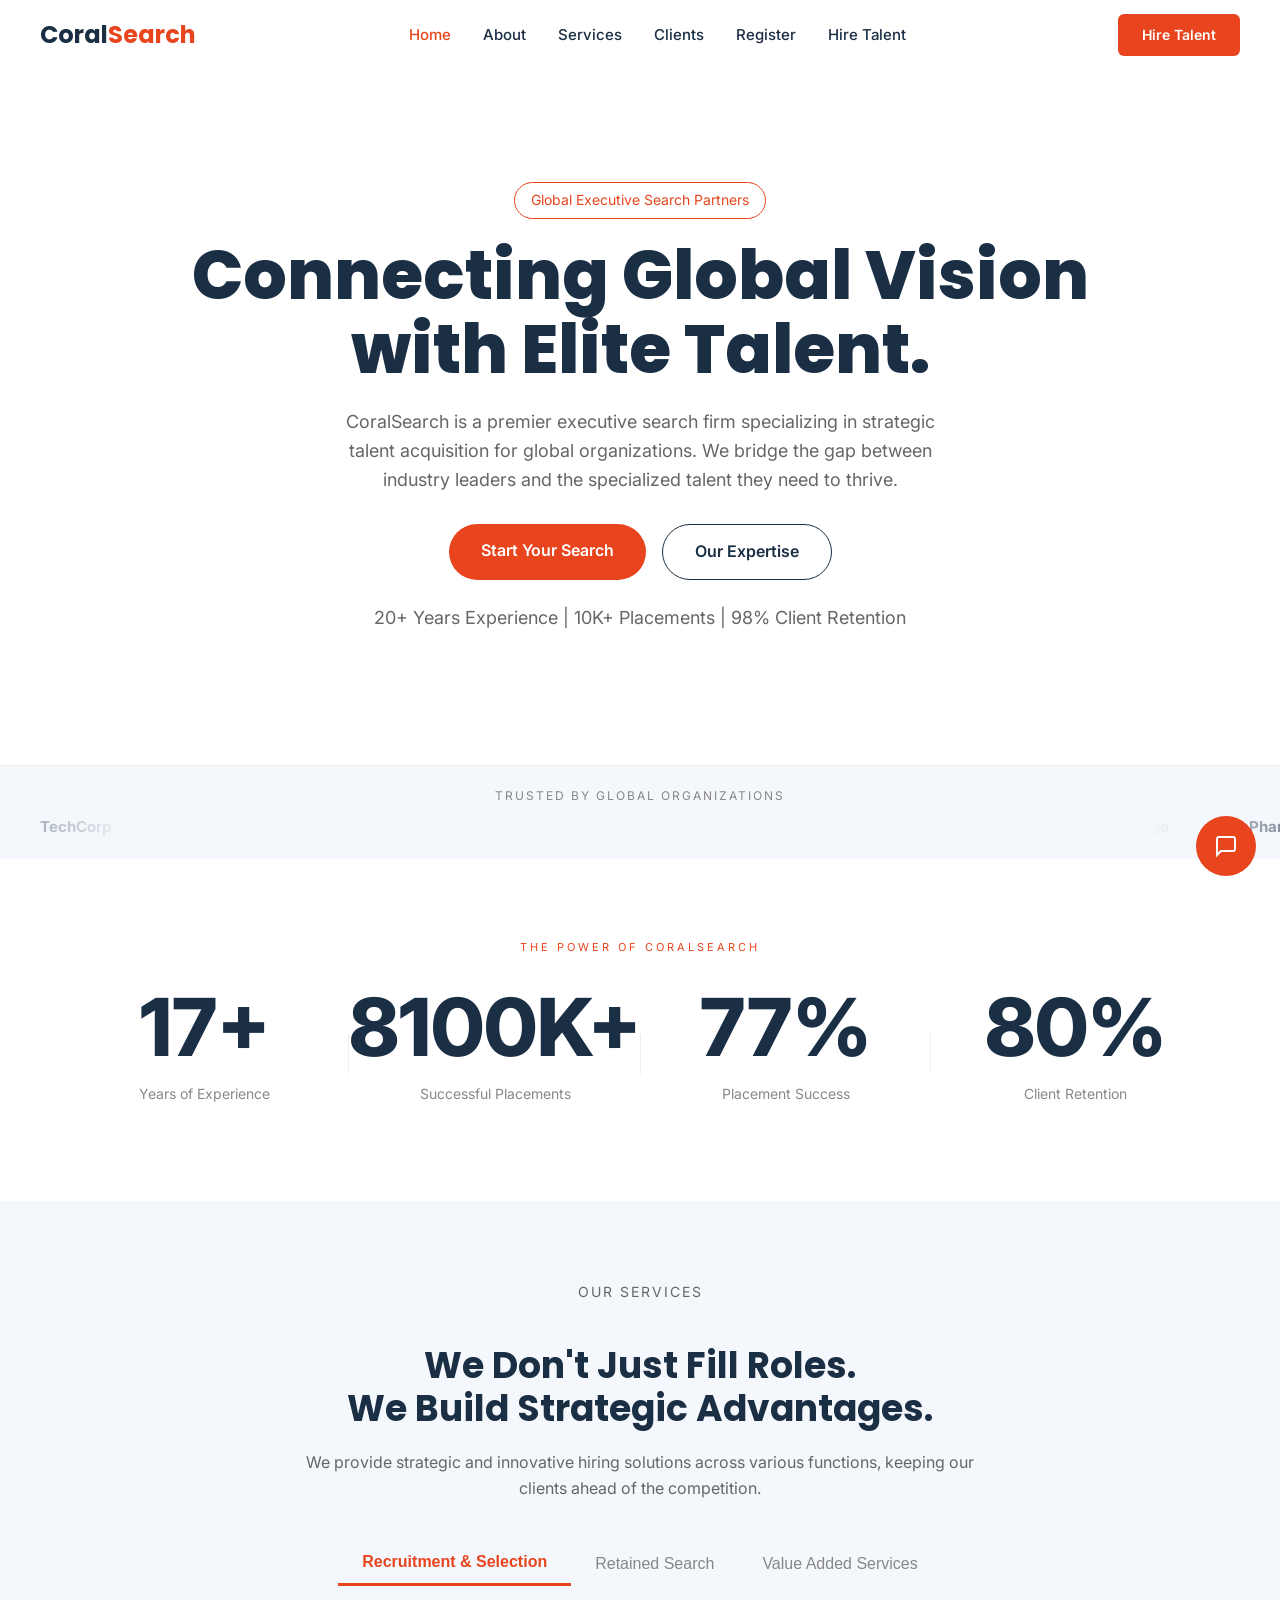
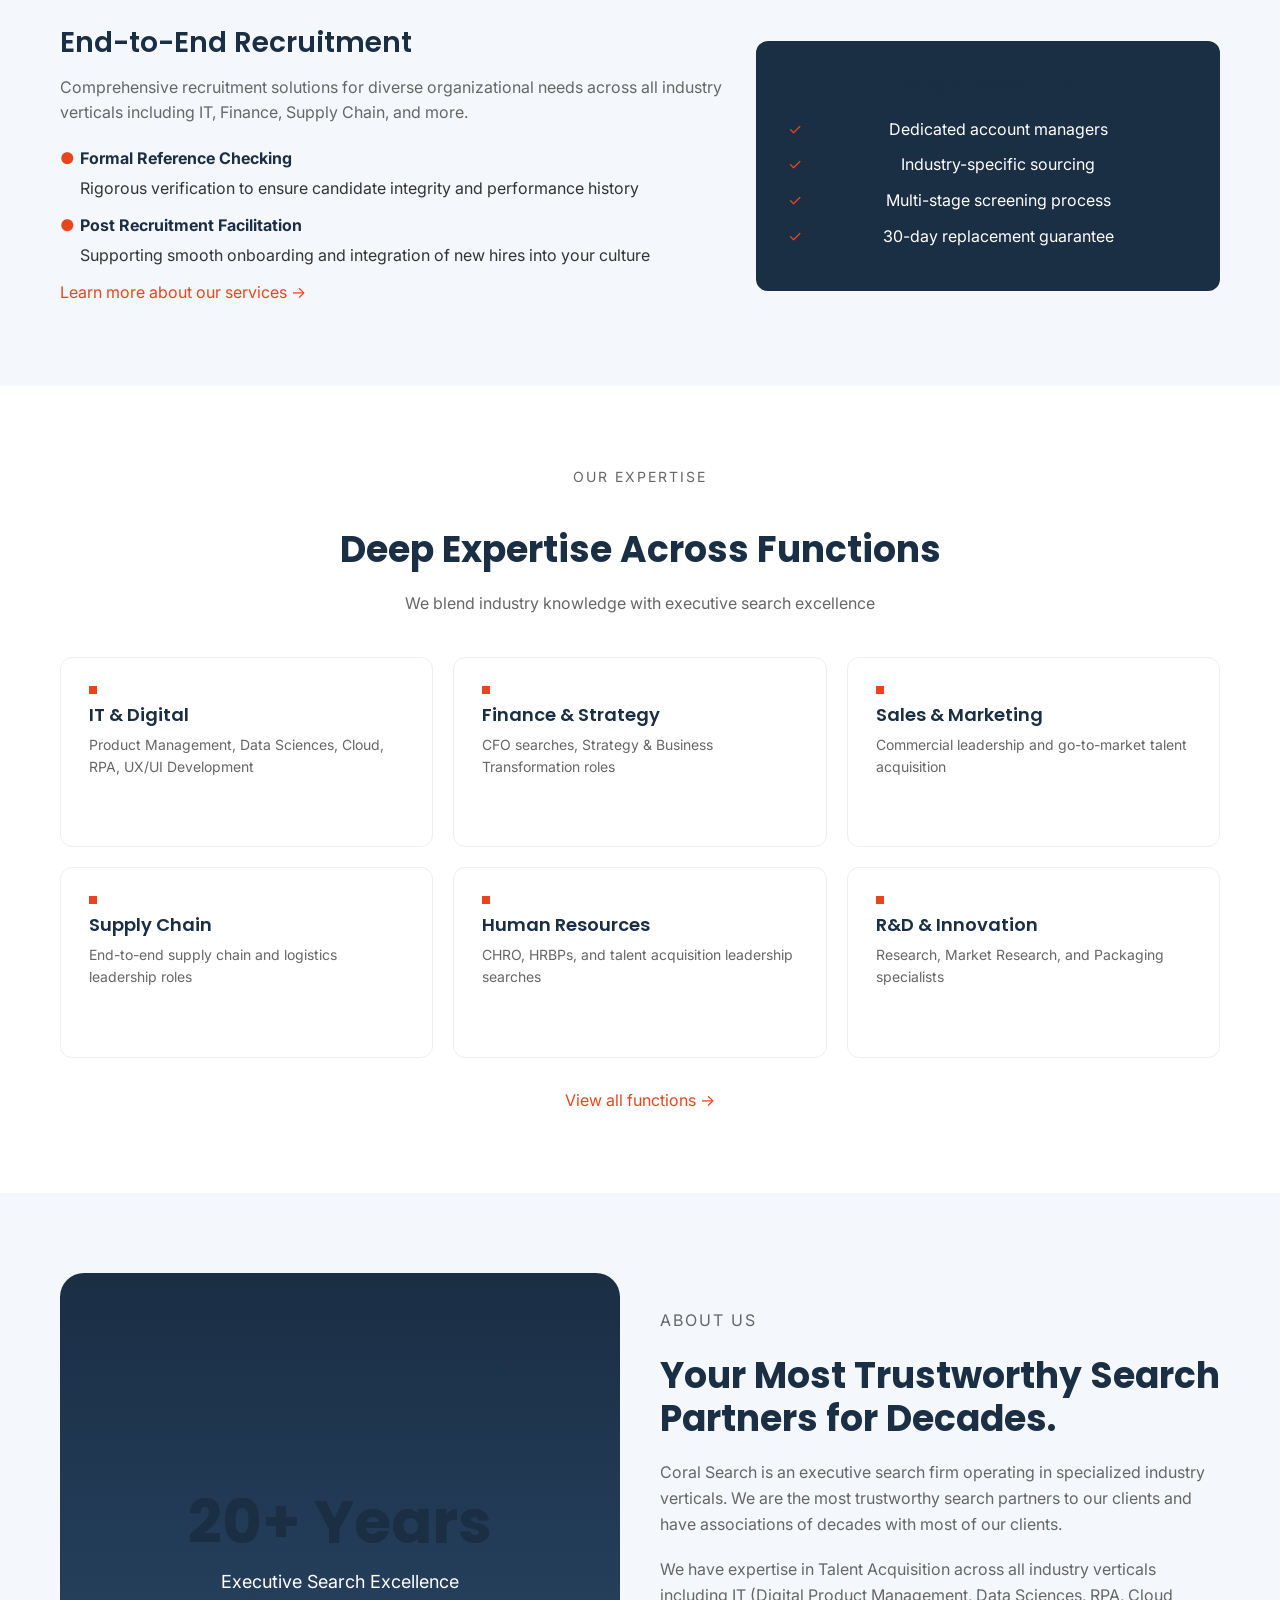
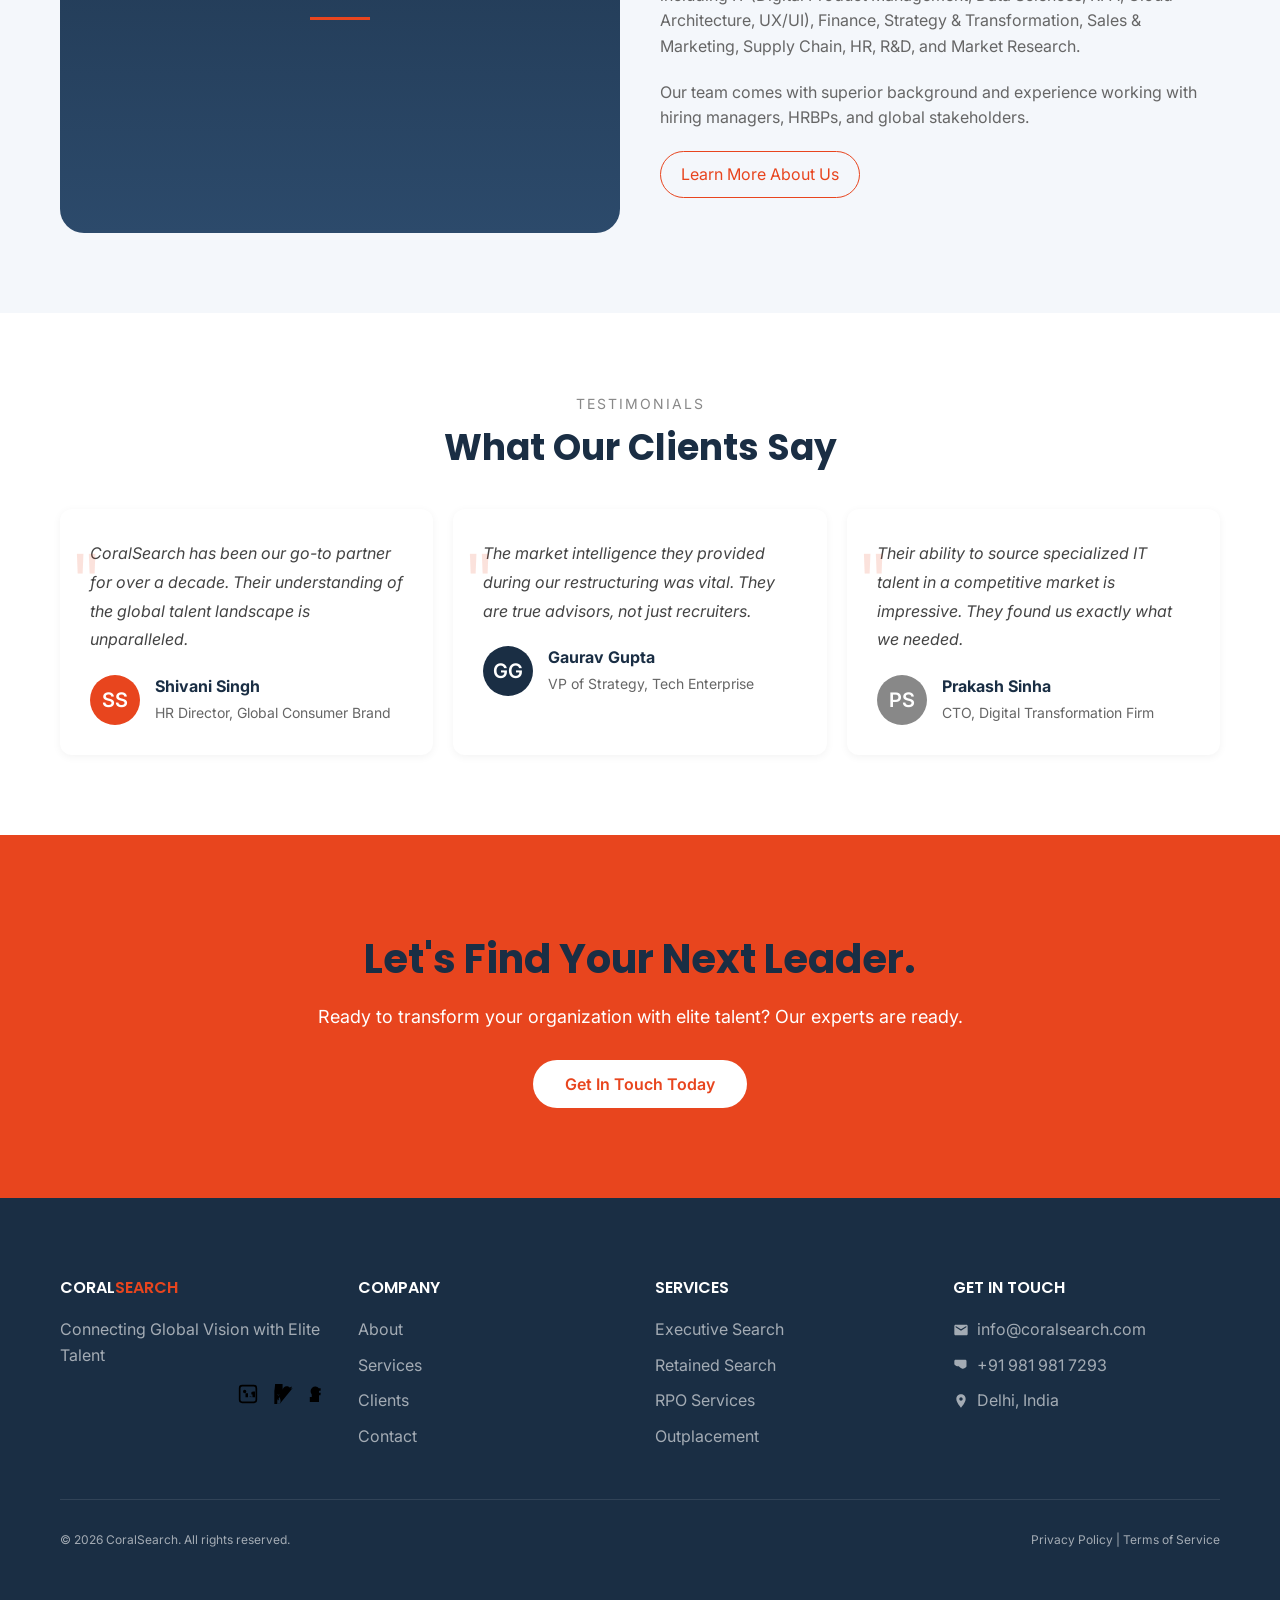
<file: index.html>
<!DOCTYPE html>
<html lang="en">
<head>
  <meta charset="UTF-8">
  <meta name="viewport" content="width=device-width, initial-scale=1.0">
  <title>CoralSearch | Premier Executive Search Firm</title>
  <meta name="description" content="Connecting Global Vision with Elite Talent">

  <link rel="preconnect" href="https://fonts.googleapis.com">
  <link rel="preconnect" href="https://fonts.gstatic.com" crossorigin>
  <link href="https://fonts.googleapis.com/css2?family=Inter:wght@400;500;600&family=Poppins:wght@600;700&display=swap" rel="stylesheet">
  <link rel="stylesheet" href="assets/css/global.css">
  <link rel="stylesheet" href="assets/css/nav.css">

  <style>
    /* General Styles */
    body {
      font-family: 'Inter', sans-serif;
      color: #333;
      line-height: 1.6;
    }

    .container {
      max-width: 1200px;
      margin: 0 auto;
      padding: 0 20px;
    }

    .section-padding {
      padding: 80px 0;
    }

    /* Nav Styles */
    .navbar {
      background: transparent;
      transition: background 0.3s ease, box-shadow 0.3s ease;
    }

    .nav-logo {
      font-size: 24px;
      font-weight: bold;
      color: #1A2E44;
    }

    .nav-logo span {
      color: #E8451E;
    }

    /* Hero Styles */
    .hero {
      background-color: #fff;
      padding: 160px 0 80px;
      min-height: 85vh;
      display: flex;
      align-items: center;
      text-align: center;
    }

    .hero-label {
      border: 1px solid #E8451E;
      color: #E8451E;
      border-radius: 9999px;
      padding: 6px 16px;
      font-size: 14px;
      display: inline-block;
      margin-bottom: 20px;
    }

    .hero h1 {
      font-size: 68px;
      font-weight: 800;
      color: #1A2E44;
      line-height: 1.1;
      margin-bottom: 20px;
      font-family: 'Poppins', sans-serif;
    }

    .hero p {
      max-width: 600px;
      margin: 0 auto 30px;
      font-size: 18px;
      color: #666;
    }

    .hero-buttons {
      display: flex;
      justify-content: center;
      margin-bottom: 24px;
    }

    .hero-buttons a {
      display: inline-block;
      padding: 14px 32px;
      border-radius: 9999px;
      font-weight: 600;
      transition: background-color 0.2s ease, color 0.2s ease;
    }

    .hero-buttons a:first-child {
      background-color: #E8451E;
      color: #fff;
    }

    .hero-buttons a:last-child {
      background-color: #fff;
      border: 1px solid #1A2E44;
      color: #1A2E44;
    }

    .hero-buttons a + a {
      margin-left: 16px;
    }

    .hero-stats {
      font-size: 14px;
      color: #888;
      margin-top: 24px;
    }

    /* Client Trust Strip */
    .client-trust-strip {
      border-top: 1px solid #eee;
      padding: 20px 0;
      text-align: center;
      position: relative;
      overflow: hidden;
    }

    .client-trust-strip p {
      text-transform: uppercase;
      letter-spacing: 2px;
      font-size: 12px;
      color: #888;
      margin-bottom: 10px;
    }

    .client-trust-strip .marquee {
      display: flex;
      animation: marquee 30s linear infinite;
      white-space: nowrap;
      mask-image: linear-gradient(to right, rgba(0,0,0,1) 0%, rgba(0,0,0,0) 10%, rgba(0,0,0,0) 90%, rgba(0,0,0,1) 100%);
    }

    .client-trust-strip .marquee span {
      font-weight: 700;
      color: #1A2E44;
      opacity: 0.5;
      font-size: 15px;
      padding: 0 40px;
    }

    @keyframes marquee {
      0% { transform: translateX(0); }
      100% { transform: translateX(-100%); }
    }

    /* Stats Section */
    .stats-section {
      background-color: #fff;
      padding: 80px 0;
      text-align: center;
    }

    .stats-section-label {
      color: #E8451E;
      text-transform: uppercase;
      letter-spacing: 3px;
      font-size: 11px;
      margin-bottom: 30px;
    }

    .stats-grid {
      display: flex;
      justify-content: space-around;
      align-items: center;
    }

    .stats-grid > div {
      flex: 1;
      text-align: center;
      position: relative;
    }

    .stats-grid > div:not(:last-child)::after {
      content: "";
      position: absolute;
      top: 50%;
      right: 0;
      transform: translateY(-50%);
      width: 1px;
      height: 40px;
      background-color: #eee;
    }

    .stat-number {
      font-size: 80px;
      font-weight: 800;
      color: #1A2E44;
      line-height: 1;
    }

    .stat-label {
      font-size: 14px;
      color: #888;
      margin-top: 8px;
    }

    /* Services Section */
    .services-section {
      background-color: #F4F7FB;
      padding: 80px 0;
      text-align: center;
    }

    .services-section-label {
      font-size: 14px;
      color: #888;
      text-transform: uppercase;
      letter-spacing: 2px;
      margin-bottom: 10px;
    }

    .services-section h2 {
      font-size: 36px;
      font-weight: 700;
      color: #1A2E44;
      margin-bottom: 20px;
    }

    .services-section p {
      max-width: 700px;
      margin: 0 auto 40px;
      color: #666;
    }

    .tab-buttons {
      display: flex;
      justify-content: center;
      margin-bottom: 40px;
    }

    .tab-btn {
      background: none;
      border: none;
      padding: 12px 24px;
      font-size: 16px;
      color: #888;
      cursor: pointer;
      transition: color 0.2s ease;
    }

    .tab-btn:hover {
      color: #1A2E44;
    }

    .tab-btn.active {
      color: #E8451E;
      font-weight: 700;
      border-bottom: 3px solid #E8451E;
    }

    .tab-content {
      display: flex;
      align-items: center;
    }

    .tab-panel-left {
      width: 60%;
      text-align: left;
    }

    .tab-panel-left h3 {
      font-size: 28px;
      color: #1A2E44;
      margin-bottom: 15px;
    }

    .tab-panel-left p {
      font-size: 16px;
      color: #666;
      margin-bottom: 20px;
    }

    .tab-panel-left ul {
      list-style: none;
      padding: 0;
    }

    .tab-panel-left li {
      margin-bottom: 12px;
      position: relative;
      padding-left: 20px;
    }

    .tab-panel-left li::before {
      content: "●";
      color: #E8451E;
      position: absolute;
      left: 0;
    }

    .tab-panel-left li strong {
      display: block;
      margin-bottom: 4px;
      color: #1A2E44;
    }

    .tab-panel-left a {
      color: #E8451E;
      text-decoration: none;
      transition: color 0.2s ease;
    }

    .tab-panel-left a:hover {
      color: #1A2E44;
    }

    .tab-panel-right {
      width: 40%;
    }

    .tab-panel-right-box {
      background-color: #1A2E44;
      color: #fff;
      border-radius: 12px;
      padding: 32px;
    }

    .tab-panel-right-box h4 {
      font-size: 20px;
      margin-bottom: 20px;
    }

    .tab-panel-right-box ul {
      list-style: none;
      padding: 0;
    }

    .tab-panel-right-box li {
      margin-bottom: 10px;
      position: relative;
      padding-left: 20px;
    }

    .tab-panel-right-box li::before {
      content: "✓";
      color: #E8451E;
      position: absolute;
      left: 0;
    }

    /* Industries Section */
    .industries-section {
      background-color: #fff;
      padding: 80px 0;
      text-align: center;
    }

    .industries-section-label {
      font-size: 14px;
      color: #888;
      text-transform: uppercase;
      letter-spacing: 2px;
      margin-bottom: 10px;
    }

    .industries-section h2 {
      font-size: 36px;
      font-weight: 700;
      color: #1A2E44;
      margin-bottom: 20px;
    }

    .industries-section p {
      max-width: 700px;
      margin: 0 auto 40px;
      color: #666;
    }

    .industries-grid {
      display: grid;
      grid-template-columns: repeat(3, 1fr);
      gap: 20px;
      margin-bottom: 30px;
    }

    .industry-card {
      background-color: #fff;
      border: 1px solid #eee;
      padding: 28px;
      border-radius: 12px;
      text-align: left;
      transition: border-left 0.2s ease, box-shadow 0.2s ease, transform 0.2s ease;
    }

    .industry-card:hover {
      border-left: 3px solid #E8451E;
      box-shadow: 0 4px 8px rgba(0, 0, 0, 0.05);
      transform: translateY(-4px);
    }

    .industry-card-icon {
      width: 8px;
      height: 8px;
      background-color: #E8451E;
      margin-bottom: 10px;
    }

    .industry-card h3 {
      font-size: 18px;
      color: #1A2E44;
      margin-bottom: 8px;
    }

    .industry-card p {
      font-size: 14px;
      color: #666;
    }

    .industries-section a {
      color: #E8451E;
      text-decoration: none;
      transition: color 0.2s ease;
    }

    .industries-section a:hover {
      color: #1A2E44;
    }

    /* About Section */
    .about-section {
      background-color: #F4F7FB;
      padding: 80px 0;
    }

    .about-grid {
      display: grid;
      grid-template-columns: 1fr 1fr;
      gap: 40px;
      align-items: center;
    }

    .about-image-box {
      position: relative;
      width: 100%;
      aspect-ratio: 1 / 1;
      background: linear-gradient(to bottom, #1A2E44, #2c4a6b);
      border-radius: 24px;
      color: #fff;
      display: flex;
      flex-direction: column;
      justify-content: center;
      align-items: center;
      text-align: center;
    }

    .about-image-box h3 {
      font-size: 60px;
      font-weight: 700;
      margin-bottom: 10px;
    }

    .about-image-box p {
      font-size: 18px;
      margin-bottom: 20px;
    }

    .about-image-box .accent-line {
      width: 60px;
      height: 3px;
      background-color: #E8451E;
    }

    .about-text {
      text-align: left;
    }

    .about-text-label {
      font-size: 14px;
      color: #888;
      text-transform: uppercase;
      letter-spacing: 2px;
      margin-bottom: 10px;
    }

    .about-text h2 {
      font-size: 36px;
      font-weight: 700;
      color: #1A2E44;
      margin-bottom: 20px;
    }

    .about-text p {
      font-size: 16px;
      color: #666;
      margin-bottom: 20px;
    }

    .about-text a {
      color: #E8451E;
      text-decoration: none;
      transition: color 0.2s ease;
      border: 1px solid #E8451E;
      padding: 10px 20px;
      border-radius: 9999px;
      display: inline-block;
    }

    .about-text a:hover {
      color: #1A2E44;
    }

    /* Testimonials Section */
    .testimonials-section {
      background-color: #fff;
      padding: 80px 0;
      text-align: center;
    }

    .testimonials-section-label {
      font-size: 14px;
      color: #888;
      text-transform: uppercase;
      letter-spacing: 2px;
      margin-bottom: 10px;
    }

    .testimonials-section h2 {
      font-size: 36px;
      font-weight: 700;
      color: #1A2E44;
      margin-bottom: 40px;
    }

    .testimonials-grid {
      display: grid;
      grid-template-columns: repeat(3, 1fr);
      gap: 20px;
    }

    .testimonial-card {
      background-color: #fff;
      padding: 30px;
      border-radius: 12px;
      box-shadow: 0 2px 8px rgba(0, 0, 0, 0.05);
      text-align: left;
      position: relative;
    }

    .testimonial-card::before {
      content: '"';
      font-size: 80px;
      color: #E8451E;
      opacity: 0.15;
      position: absolute;
      top: 10px;
      left: 10px;
    }

    .testimonial-card p {
      font-style: italic;
      color: #444;
      line-height: 1.8;
      margin-bottom: 20px;
    }

    .testimonial-author {
      display: flex;
      align-items: center;
    }

    .testimonial-avatar {
      width: 50px;
      height: 50px;
      border-radius: 50%;
      margin-right: 15px;
      color: #fff;
      font-size: 20px;
      font-weight: 600;
      display: flex;
      justify-content: center;
      align-items: center;
    }

    .testimonial-avatar.ss {
      background-color: #E8451E;
    }

    .testimonial-avatar.gg {
      background-color: #1A2E44;
    }

    .testimonial-avatar.ps {
      background-color: #888;
    }

    .testimonial-author-info strong {
      display: block;
      font-size: 16px;
      color: #1A2E44;
    }

    .testimonial-author-info span {
      font-size: 14px;
      color: #666;
    }

    .testimonial-stars {
      color: #E8451E;
    }

    /* CTA Banner */
    .cta-banner {
      background-color: #E8451E;
      color: #fff;
      padding: 100px 0;
      text-align: center;
    }

    .cta-banner h2 {
      font-size: 40px;
      font-weight: 700;
      margin-bottom: 20px;
    }

    .cta-banner p {
      font-size: 18px;
      margin-bottom: 40px;
    }

    .cta-banner a {
      background-color: #fff;
      color: #E8451E;
      padding: 14px 32px;
      border-radius: 9999px;
      font-weight: 600;
      text-decoration: none;
      transition: background-color 0.2s ease, color 0.2s ease;
    }

    .cta-banner a:hover {
      background-color: #f0f0f0;
    }

    /* Footer */
    .site-footer {
      background-color: #1A2E44;
      color: #fff;
      padding: 80px 0;
    }

    .footer-grid {
      display: grid;
      grid-template-columns: repeat(4, 1fr);
      gap: 30px;
    }

    .footer-col h3 {
      font-size: 16px;
      font-weight: 600;
      text-transform: uppercase;
      margin-bottom: 20px;
      color: #fff;
    }

    .footer-col ul {
      list-style: none;
      padding: 0;
    }

    .footer-col li {
      margin-bottom: 10px;
    }

    .footer-col a {
      color: rgba(255, 255, 255, 0.6);
      text-decoration: none;
      transition: color 0.2s ease;
    }

    .footer-col a:hover {
      color: #E8451E;
    }

    .footer-col p {
      color: rgba(255, 255, 255, 0.6);
    }

    .footer-col .contact-info {
      display: flex;
      align-items: center;
      margin-bottom: 10px;
    }

    .footer-col .contact-info svg {
      width: 16px;
      height: 16px;
      margin-right: 8px;
      fill: rgba(255, 255, 255, 0.6);
    }

    .footer-bottom {
      border-top: 1px solid rgba(255, 255, 255, 0.1);
      padding-top: 30px;
      margin-top: 40px;
      display: flex;
      justify-content: space-between;
      font-size: 12px;
      color: rgba(255, 255, 255, 0.6);
    }

    .footer-bottom a {
      color: rgba(255, 255, 255, 0.6);
      text-decoration: none;
      transition: color 0.2s ease;
    }

    .footer-bottom a:hover {
      color: #E8451E;
    }

    .social-icons {
      display: flex;
      justify-content: flex-end;
    }

    .social-icons a {
      margin-left: 15px;
      color: #fff;
      transition: color 0.2s ease;
    }

    .social-icons a:hover {
      color: #E8451E;
    }

    /* Responsive Styles */
    @media (max-width: 768px) {
      .hero h1 {
        font-size: 38px;
      }

      .hero-buttons {
        flex-direction: column;
        align-items: center;
      }

      .hero-buttons a + a {
        margin-left: 0;
        margin-top: 16px;
      }

      .stats-grid {
        flex-direction: column;
      }

      .stats-grid > div {
        margin-bottom: 30px;
      }

      .stats-grid > div:not(:last-child)::after {
        display: none;
      }

      .tab-content {
        flex-direction: column;
      }

      .tab-panel-left,
      .tab-panel-right {
        width: 100%;
      }

      .industries-grid {
        grid-template-columns: 1fr;
      }

      .about-grid {
        grid-template-columns: 1fr;
        text-align: center;
      }

      .testimonials-grid {
        grid-template-columns: 1fr;
      }

      .footer-grid {
        grid-template-columns: 1fr;
      }

      .footer-bottom {
        flex-direction: column;
        text-align: center;
      }

      .social-icons {
        justify-content: center;
        margin-top: 20px;
      }
    }
  </style>
</head>
<body>

  <nav class="navbar">
    <a href="index.html" class="nav-logo">
      Coral<span>Search</span>
    </a>
    <button class="hamburger" aria-label="Toggle menu">
      <span></span><span></span><span></span>
    </button>
    <ul class="nav-links">
      <li><a href="index.html" class="active">Home</a></li>
      <li><a href="about.html">About</a></li>
      <li><a href="services.html">Services</a></li>
      <li><a href="clients.html">Clients</a></li>
      <li><a href="register.html">Register</a></li>
      <li><a href="contact.html">Hire Talent</a></li>
    </ul>
    <a href="contact.html" class="nav-cta">Hire Talent</a>
  </nav>

  <section class="hero">
    <div class="container">
      <span class="hero-label">Global Executive Search Partners</span>
      <h1>Connecting Global Vision<br>with Elite Talent.</h1>
      <p>CoralSearch is a premier executive search firm specializing in strategic talent acquisition for global organizations. We bridge the gap between industry leaders and the specialized talent they need to thrive.</p>
      <div class="hero-buttons">
        <a href="#">Start Your Search</a>
        <a href="#">Our Expertise</a>
      </div>
      <p class="hero-stats">20+ Years Experience | 10K+ Placements | 98% Client Retention</p>
    </div>
  </section>

  <div class="client-trust-strip">
    <p>Trusted by global organizations</p>
    <div class="marquee">
      <span>TechCorp</span>
      <span>FinanceHub</span>
      <span>MediGroup</span>
      <span>RetailMax</span>
      <span>BuildCo</span>
      <span>LogiTech</span>
      <span>EduFirst</span>
      <span>LegalEdge</span>
      <span>PharmaOne</span>
      <span>EnergyNow</span>
      <span>ConsultPro</span>
      <span>DataFirst</span>
      <span>TechCorp</span>
      <span>FinanceHub</span>
      <span>MediGroup</span>
      <span>RetailMax</span>
      <span>BuildCo</span>
      <span>LogiTech</span>
      <span>EduFirst</span>
      <span>LegalEdge</span>
      <span>PharmaOne</span>
      <span>EnergyNow</span>
      <span>ConsultPro</span>
      <span>DataFirst</span>
    </div>
  </div>

  <section class="stats-section">
    <div class="container">
      <p class="stats-section-label">THE POWER OF CORALSEARCH</p>
      <div class="stats-grid">
        <div>
          <p class="stat-number" data-target="20">0+</p>
          <p class="stat-label">Years of Experience</p>
        </div>
        <div>
          <p class="stat-number" data-target="10000">0+</p>
          <p class="stat-label">Successful Placements</p>
        </div>
        <div>
          <p class="stat-number" data-target="95">0%</p>
          <p class="stat-label">Placement Success</p>
        </div>
        <div>
          <p class="stat-number" data-target="98">0%</p>
          <p class="stat-label">Client Retention</p>
        </div>
      </div>
    </div>
  </section>

  <section class="services-section">
    <div class="container">
      <p class="services-section-label">Our Services</p>
      <h2>We Don't Just Fill Roles.<br>We Build Strategic Advantages.</h2>
      <p>We provide strategic and innovative hiring solutions across various functions, keeping our clients ahead of the competition.</p>

      <div class="tab-buttons">
        <button class="tab-btn active" data-tab="tab1">Recruitment & Selection</button>
        <button class="tab-btn" data-tab="tab2">Retained Search</button>
        <button class="tab-btn" data-tab="tab3">Value Added Services</button>
      </div>

      <div class="tab-content" id="tab1">
        <div class="tab-panel-left">
          <h3>End-to-End Recruitment</h3>
          <p>Comprehensive recruitment solutions for diverse organizational needs across all industry verticals including IT, Finance, Supply Chain, and more.</p>
          <ul>
            <li>
              <strong>Formal Reference Checking</strong>
              Rigorous verification to ensure candidate integrity and performance history
            </li>
            <li>
              <strong>Post Recruitment Facilitation</strong>
              Supporting smooth onboarding and integration of new hires into your culture
            </li>
          </ul>
          <a href="#">Learn more about our services →</a>
        </div>
        <div class="tab-panel-right">
          <div class="tab-panel-right-box">
            <h4>Why Choose This</h4>
            <ul>
              <li>Dedicated account managers</li>
              <li>Industry-specific sourcing</li>
              <li>Multi-stage screening process</li>
              <li>30-day replacement guarantee</li>
            </ul>
          </div>
        </div>
      </div>

      <div class="tab-content" id="tab2" style="display: none;">
        <div class="tab-panel-left">
          <h3>Exclusive Leadership Search</h3>
          <p>Dedicated search process for high-impact leadership roles requiring utmost discretion, precision, and market intelligence.</p>
          <ul>
            <li>
              <strong>Organization Mapping</strong>
              Strategic analysis of competitor talent structures and distribution
            </li>
            <li>
              <strong>Informal Salary Survey</strong>
              Market-driven compensation insights to help you stay competitive
            </li>
          </ul>
          <a href="#">Learn more about our services →</a>
        </div>
        <div class="tab-panel-right">
          <div class="tab-panel-right-box">
            <h4>Why Choose This</h4>
            <ul>
              <li>Exclusive engagement model</li>
              <li>C-suite & VP level specialists</li>
              <li>Confidential search process</li>
              <li>6-month placement guarantee</li>
            </ul>
          </div>
        </div>
      </div>

      <div class="tab-content" id="tab3" style="display: none;">
        <div class="tab-panel-left">
          <h3>Beyond Recruitment</h3>
          <p>Additional strategic services that provide value throughout the complete talent lifecycle of your organization.</p>
          <ul>
            <li>
              <strong>Turn Key Projects</strong>
              End-to-end management of large-scale recruitment initiatives
            </li>
            <li>
              <strong>Outplacement Services</strong>
              Compassionate support for transitioning employees during restructuring
            </li>
            <li>
              <strong>RPO Services</strong>
              Optimizing internal hiring functions through expert external management
            </li>
          </ul>
          <a href="#">Learn more about our services →</a>
        </div>
        <div class="tab-panel-right">
          <div class="tab-panel-right-box">
            <h4>Why Choose This</h4>
            <ul>
              <li>Scalable engagement models</li>
              <li>Dedicated project teams</li>
              <li>Full lifecycle management</li>
              <li>Cost-efficient solutions</li>
            </ul>
          </div>
        </div>
      </div>
    </div>
  </section>

  <section class="industries-section">
    <div class="container">
      <p class="industries-section-label">Our Expertise</p>
      <h2>Deep Expertise Across Functions</h2>
      <p>We blend industry knowledge with executive search excellence</p>

      <div class="industries-grid">
        <div class="industry-card">
          <div class="industry-card-icon"></div>
          <h3>IT & Digital</h3>
          <p>Product Management, Data Sciences, Cloud, RPA, UX/UI Development</p>
        </div>
        <div class="industry-card">
          <div class="industry-card-icon"></div>
          <h3>Finance & Strategy</h3>
          <p>CFO searches, Strategy & Business Transformation roles</p>
        </div>
        <div class="industry-card">
          <div class="industry-card-icon"></div>
          <h3>Sales & Marketing</h3>
          <p>Commercial leadership and go-to-market talent acquisition</p>
        </div>
        <div class="industry-card">
          <div class="industry-card-icon"></div>
          <h3>Supply Chain</h3>
          <p>End-to-end supply chain and logistics leadership roles</p>
        </div>
        <div class="industry-card">
          <div class="industry-card-icon"></div>
          <h3>Human Resources</h3>
          <p>CHRO, HRBPs, and talent acquisition leadership searches</p>
        </div>
        <div class="industry-card">
          <div class="industry-card-icon"></div>
          <h3>R&D & Innovation</h3>
          <p>Research, Market Research, and Packaging specialists</p>
        </div>
      </div>

      <a href="#">View all functions →</a>
    </div>
  </section>

  <section class="about-section">
    <div class="container">
      <div class="about-grid">
        <div class="about-image-box">
          <h3>20+ Years</h3>
          <p>Executive Search Excellence</p>
          <div class="accent-line"></div>
        </div>
        <div class="about-text">
          <p class="about-text-label">About Us</p>
          <h2>Your Most Trustworthy Search Partners for Decades.</h2>
          <p>Coral Search is an executive search firm operating in specialized industry verticals. We are the most trustworthy search partners to our clients and have associations of decades with most of our clients.</p>
          <p>We have expertise in Talent Acquisition across all industry verticals including IT (Digital Product Management, Data Sciences, RPA, Cloud Architecture, UX/UI), Finance, Strategy & Transformation, Sales & Marketing, Supply Chain, HR, R&D, and Market Research.</p>
          <p>Our team comes with superior background and experience working with hiring managers, HRBPs, and global stakeholders.</p>
          <a href="about.html">Learn More About Us</a>
        </div>
      </div>
    </div>
  </section>

  <section class="testimonials-section">
    <div class="container">
      <p class="testimonials-section-label">Testimonials</p>
      <h2>What Our Clients Say</h2>

      <div class="testimonials-grid">
        <div class="testimonial-card">
          <p>CoralSearch has been our go-to partner for over a decade. Their understanding of the global talent landscape is unparalleled.</p>
          <div class="testimonial-author">
            <div class="testimonial-avatar ss">SS</div>
            <div class="testimonial-author-info">
              <strong>Shivani Singh</strong>
              <span>HR Director, Global Consumer Brand</span>
            </div>
          </div>
        </div>

        <div class="testimonial-card">
          <p>The market intelligence they provided during our restructuring was vital. They are true advisors, not just recruiters.</p>
          <div class="testimonial-author">
            <div class="testimonial-avatar gg">GG</div>
            <div class="testimonial-author-info">
              <strong>Gaurav Gupta</strong>
              <span>VP of Strategy, Tech Enterprise</span>
            </div>
          </div>
        </div>

        <div class="testimonial-card">
          <p>Their ability to source specialized IT talent in a competitive market is impressive. They found us exactly what we needed.</p>
          <div class="testimonial-author">
            <div class="testimonial-avatar ps">PS</div>
            <div class="testimonial-author-info">
              <strong>Prakash Sinha</strong>
              <span>CTO, Digital Transformation Firm</span>
            </div>
          </div>
        </div>
      </div>
    </div>
  </section>

  <section class="cta-banner">
    <div class="container">
      <h2>Let's Find Your Next Leader.</h2>
      <p>Ready to transform your organization with elite talent? Our experts are ready.</p>
      <a href="contact.html">Get In Touch Today</a>
    </div>
  </section>

  <footer class="site-footer">
    <div class="container">
      <div class="footer-grid">
        <div class="footer-col">
          <h3 style="color: #fff;">
            Coral<span style="color: #E8451E;">Search</span>
          </h3>
          <p style="color: rgba(255, 255, 255, 0.6);">Connecting Global Vision with Elite Talent</p>
          <div class="social-icons">
            <a href="#" aria-label="LinkedIn"><svg xmlns="http://www.w3.org/2000/svg" viewBox="0 0 24 24" width="20" height="20"><path d="M19 3a2 2 0 0 1 2 2v14a2 2 0 0 1-2 2H5a2 2 0 0 1-2-2V5a2 2 0 0 1 2-2h14m0-2H5a4 4 0 0 0-4 4v14a4 4 0 0 0 4 4h14a4 4 0 0 0 4-4V5a4 4 0 0 0-4-4z"/><path d="M8 11a2 2 0 1 1 0-4 2 2 0 0 1 0 4zM12 16v-5H9v5h3zm4 0v-3c0-.53.22-.79.65-.79a.84.84 0 0 1 .73.79v3h3V9h-3v1c0-.56-.22-.79-.65-.79a.84.84 0 0 1-.73.79v5h-3z"/></svg></a>
            <a href="#" aria-label="Twitter"><svg xmlns="http://www.w3.org/2000/svg" viewBox="0 0 24 24" width="20" height="20"><path d="M23.643 4.937c-.835.37-1.732.62-2.675.733.962-.576 1.664-1.485 2.033-2.53-.936.555-1.956.959-3.026 1.175-.884-.945-2.164-1.542-3.59-1.542-2.672 0-4.867 2.195-4.867 4.866 0 .38.044.746.124 1.094-4.04-203-7.625-2.135-10.034-1.06.33 578.512 1.674 2.14 4.218 4.421 2.224 4.522 4.694 5.834-1.037-.031-2.008-.317-2.783-.643 0 0 0 0 0 0 .393 4.92 1.36 6.466 3.382-1.169-.023-2.258-.429-3.234-.877.324 1.017 1.26 1.754 2.366 1.773-.957.754-2.175 1.163-3.48 1.163-.223 0-.443-.013-.662-.039 1.215.98 2.67 1.551 4.287 1.551 5.144 0 7.953-4.256 7.953-7.954 0-.121-.234-.241-.34-.367.49-.355.916-.793 1.249-1.293z"/></svg></a>
            <a href="#" aria-label="Facebook"><svg xmlns="http://www.w3.org/2000/svg" viewBox="0 0 24 24" width="20" height="20"><path d="M9.197 21.5h4v-8.01h1.797l.303-2.99h-2.1V8.5a.5.5 0 0 1 .5-.5h1.5v-2.99h-2.147A5.417 5.417 0 0 0 4.5 12.56v2.94h-2.343V21.5h4.84z"/></svg></a>
          </div>
        </div>

        <div class="footer-col">
          <h3>Company</h3>
          <ul>
            <li><a href="about.html">About</a></li>
            <li><a href="services.html">Services</a></li>
            <li><a href="clients.html">Clients</a></li>
            <li><a href="contact.html">Contact</a></li>
          </ul>
        </div>

        <div class="footer-col">
          <h3>Services</h3>
          <ul>
            <li><a href="#">Executive Search</a></li>
            <li><a href="#">Retained Search</a></li>
            <li><a href="#">RPO Services</a></li>
            <li><a href="#">Outplacement</a></li>
          </ul>
        </div>

        <div class="footer-col">
          <h3>Get In Touch</h3>
          <p class="contact-info">
            <svg xmlns="http://www.w3.org/2000/svg" viewBox="0 0 24 24"><path d="M20 4H4c-1.1 0-1.99.9-1.99 2L2 18c0 1.1.9 2 2 2h16c1.1 0 2-.9 2-2V6c0-1.1-.9-2-2-2zm0 4l-8 5-8-5V6l8 5 8-5v2z"/></svg>
            <a href="mailto:info@coralsearch.com">info@coralsearch.com</a>
          </p>
          <p class="contact-info">
            <svg xmlns="http://www.w3.org/2000/svg" viewBox="0 0 24 24"><path d="M6.62 10.79c1.44 2.57 3.9 4.9 6.61 6.35 1.22.6 2.74.54 3.9-.16l2.26-1.48c.53-.35.85-.92.85-1.54V6c0-1.1-.9-2-2-2H4c-1.1 0-2 .9-2 2v4.38c0 .62.32 1.19.85 1.54l2.26 1.48c1.16.76 2.68.82 3.9.16z"/></svg>
            +91 981 981 7293
          </p>
          <p class="contact-info">
            <svg xmlns="http://www.w3.org/2000/svg" viewBox="0 0 24 24"><path d="M12 2C8.13 2 5 5.13 5 9c0 5.25 7 13 7 13s7-7.75 7-13c0-3.87-3.13-7-7-7zm0 9.5c-1.38 0-2.5-1.12-2.5-2.5s1.12-2.5 2.5-2.5 2.5 1.12 2.5 2.5-1.12 2.5-2.5 2.5z"/></svg>
            Delhi, India
          </p>
        </div>
      </div>

      <div class="footer-bottom">
        <p>&copy; <span id="year"></span> CoralSearch. All rights reserved.</p>
        <div>
          <a href="#">Privacy Policy</a> | <a href="#">Terms of Service</a>
        </div>
      </div>
    </div>
  </footer>

  <script src="assets/js/nav.js"></script>
  <script>
    // Nav scroll effect
    window.addEventListener('scroll', () => {
      const nav = document.querySelector('.navbar');
      if (window.scrollY > 50) {
        nav.style.background = '#fff';
        nav.style.boxShadow = '0 2px 20px rgba(0,0,0,0.08)';
      } else {
        nav.style.background = 'transparent';
        nav.style.boxShadow = 'none';
      }
    });

    // Tab switching
    const tabButtons = document.querySelectorAll('.tab-btn');
    const tabContents = document.querySelectorAll('.tab-content');

    tabButtons.forEach(button => {
      button.addEventListener('click', () => {
        tabButtons.forEach(btn => btn.classList.remove('active'));
        tabContents.forEach(content => content.style.display = 'none');

        button.classList.add('active');
        const tab = button.dataset.tab;
        document.getElementById(tab).style.display = 'flex';
      });
    });

    // Stats counter
    const statNumbers = document.querySelectorAll('.stat-number');

    statNumbers.forEach(statNumber => {
      const target = parseInt(statNumber.dataset.target);
      let count = 0;
      const increment = target / 200; // Adjust for smoother animation

      function updateCount() {
        count += increment;
        if (target <= 10) {
          statNumber.textContent = Math.ceil(count) + (statNumber.dataset.target.includes("%") ? "%" : "+");
        }
        else if (target == 95 || target == 98) {
          statNumber.textContent = Math.ceil(count) + "%";
        }
        else if (target == 10000) {
          statNumber.textContent = Math.ceil(count) + "K+";
        }
        else {
          statNumber.textContent = Math.ceil(count) + "+";
        }

        if (count < target) {
          setTimeout(updateCount, 5); // Adjust timeout for speed
        } else {
          if (target <= 10) {
            statNumber.textContent = target + (statNumber.dataset.target.includes("%") ? "%" : "+");
          }
          else if (target == 95 || target == 98) {
            statNumber.textContent = target + "%";
          }
          else if (target == 10000) {
            statNumber.textContent = "10K+";
          }
          else {
            statNumber.textContent = target + "+";
          }
        }
      }

      function isInViewport(element) {
        const rect = element.getBoundingClientRect();
        return (
          rect.top >= 0 &&
          rect.left >= 0 &&
          rect.bottom <= (window.innerHeight || document.documentElement.clientHeight) &&
          rect.right <= (window.innerWidth || document.documentElement.clientWidth)
        );
      }

      const observer = new IntersectionObserver((entries) => {
        entries.forEach(entry => {
          if (entry.isIntersecting) {
            updateCount();
            observer.unobserve(statNumber); // Stop observing after counting
          }
        });
      });

      observer.observe(statNumber);
    });

    // Footer year
    document.getElementById('year').textContent = new Date().getFullYear();
  </script>

  <link rel="stylesheet" href="assets/css/chatbot.css">
<script src="assets/js/chatbot.js"></script>

</body>
</html>
</file>
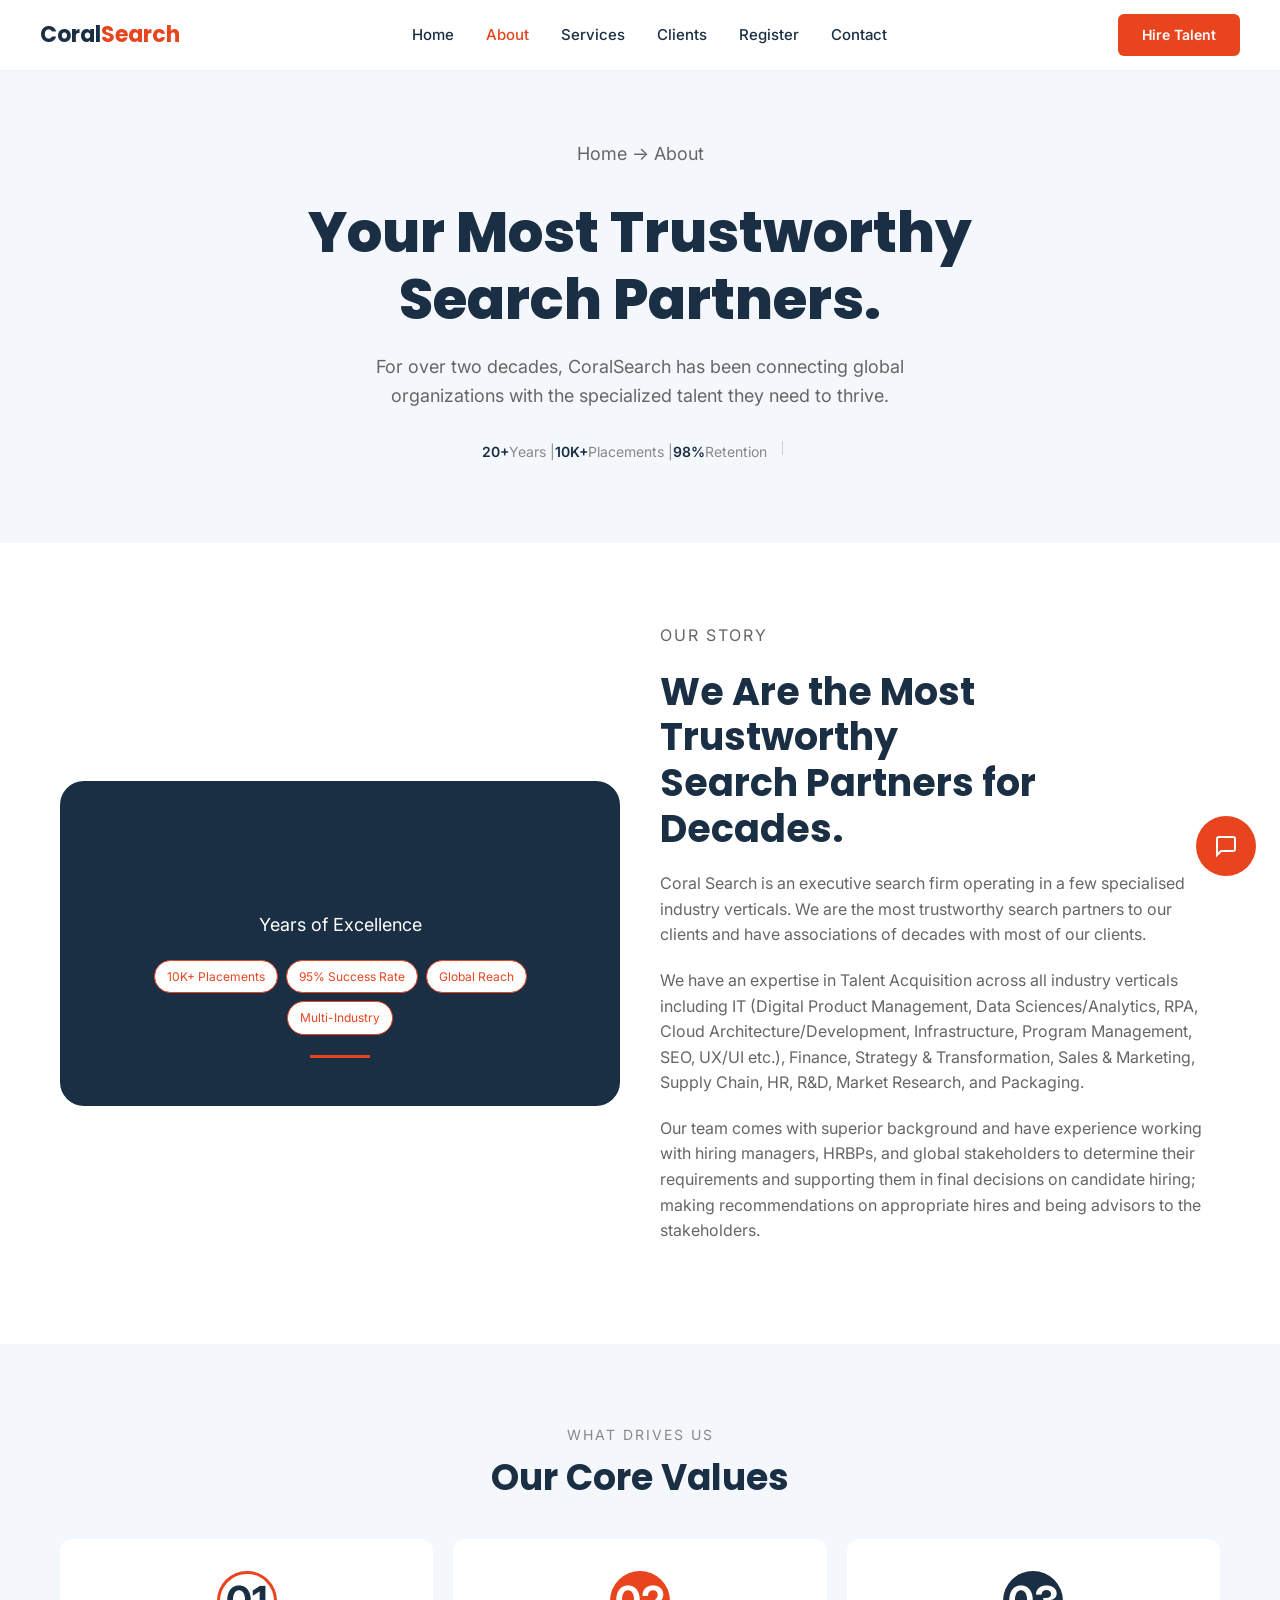
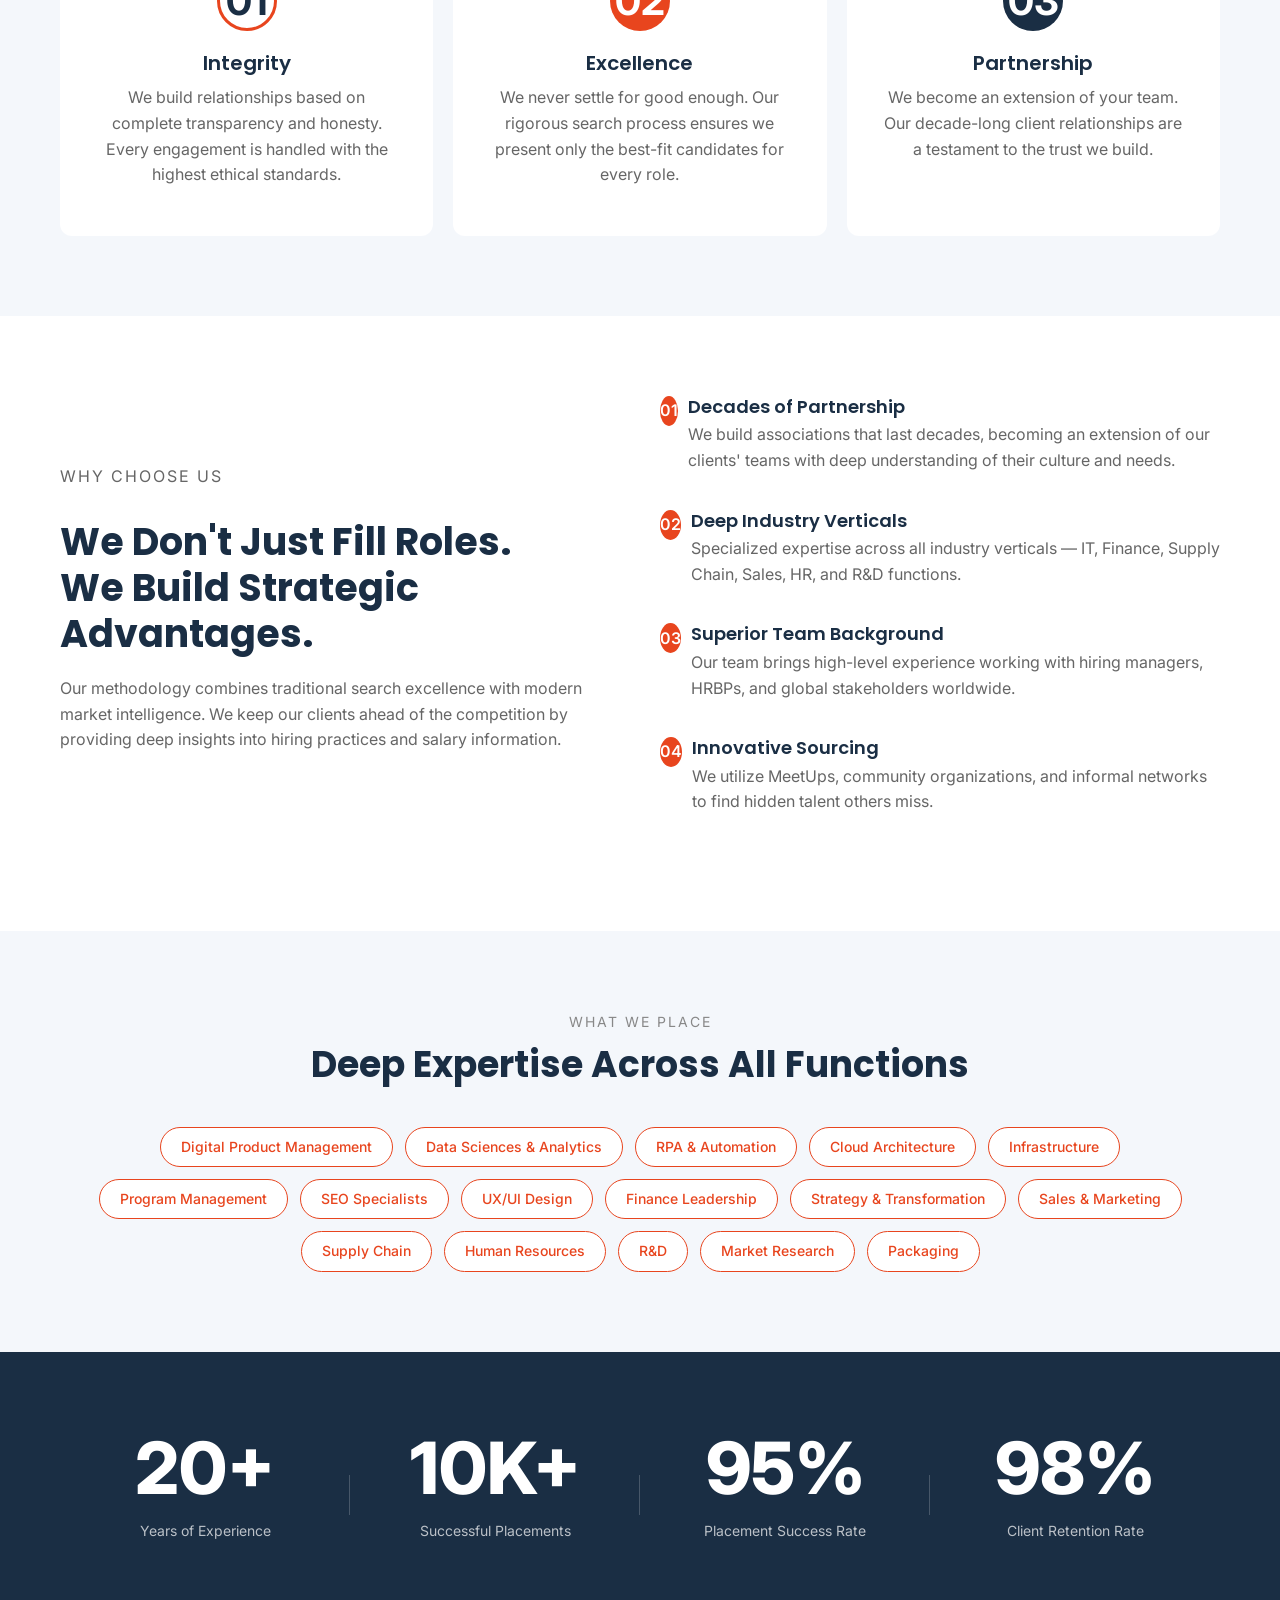
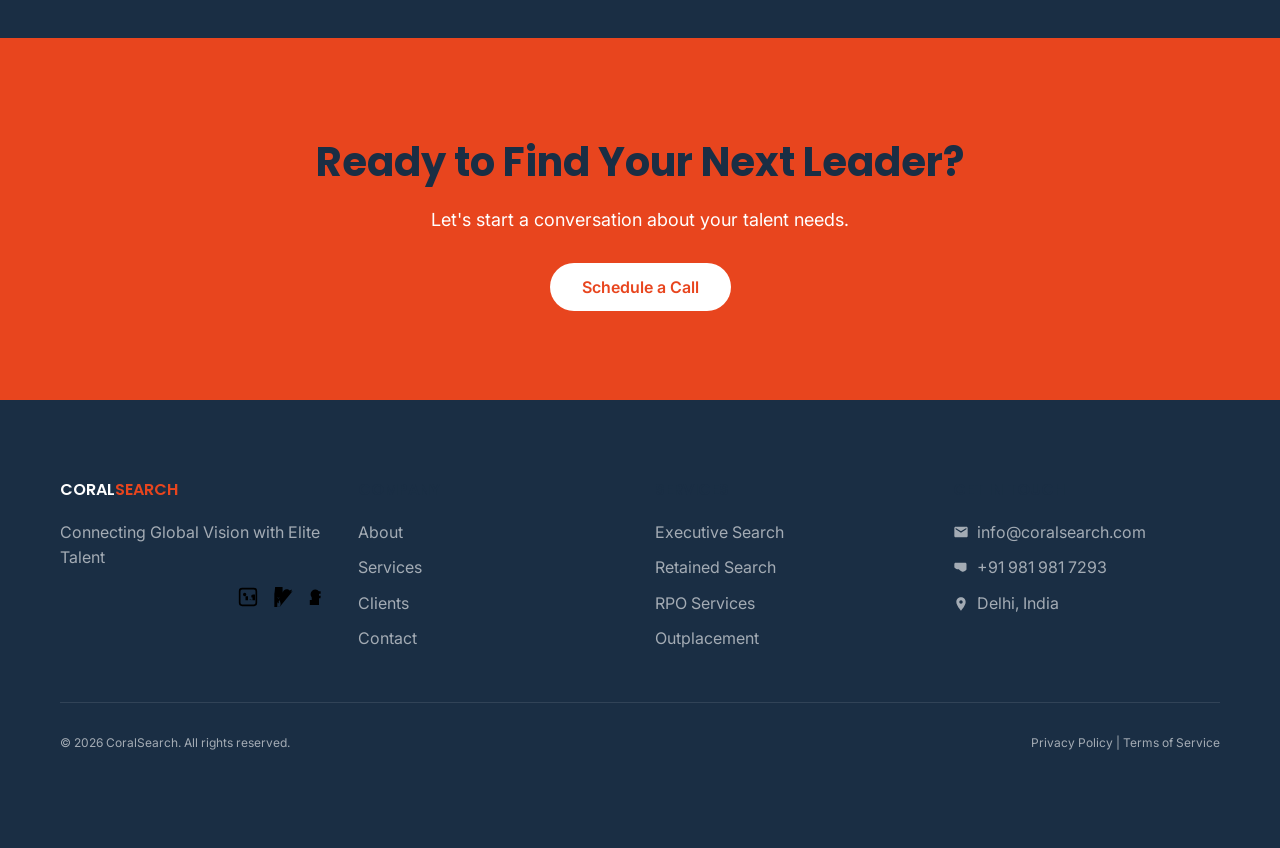
<file: about.html>
<!DOCTYPE html>
<html lang="en">
<head>
  <meta charset="UTF-8">
  <meta name="viewport" content="width=device-width, initial-scale=1.0">
  <title>About Us | CoralSearch Executive Search</title>
  <meta name="description" content="Learn about CoralSearch — a premier executive search firm with 20+ years of experience connecting global organizations with elite talent.">

  <link rel="preconnect" href="https://fonts.googleapis.com">
  <link rel="preconnect" href="https://fonts.gstatic.com" crossorigin>
  <link href="https://fonts.googleapis.com/css2?family=Inter:wght@400;500;600&family=Poppins:wght@600;700&display=swap" rel="stylesheet">
  <link rel="stylesheet" href="assets/css/global.css">
  <link rel="stylesheet" href="assets/css/nav.css">

  <style>
    /* General Styles */
    body {
      font-family: 'Inter', sans-serif;
      color: #333;
      line-height: 1.6;
    }

    .container {
      max-width: 1200px;
      margin: 0 auto;
      padding: 0 20px;
    }

    /* Page Hero Styles */
    .page-hero {
      background-color: #F4F7FB;
      padding-top: 140px;
      padding-bottom: 80px;
      text-align: center;
    }

    .page-hero-breadcrumb {
      font-size: 14px;
      color: #888;
      margin-bottom: 20px;
    }

    .page-hero h1 {
      font-size: 56px;
      font-weight: 800;
      color: #1A2E44;
      margin-bottom: 20px;
      font-family: 'Poppins', sans-serif;
    }

    .page-hero p {
      font-size: 18px;
      color: #666;
      max-width: 600px;
      margin: 0 auto 30px;
    }

    .page-hero-stats {
      display: flex;
      justify-content: center;
      font-size: 14px;
      color: #888;
    }

    .page-hero-stats span {
      color: #1A2E44;
      font-weight: 600;
    }

    .page-hero-stats::before,
    .page-hero-stats::after {
      content: "";
      display: inline-block;
      width: 1px;
      height: 14px;
      background-color: #ccc;
      margin: 0 15px;
    }

    .page-hero-stats::before {
      content: none;
    }

    /* Our Story Section */
    .our-story-section {
      background-color: #fff;
      padding: 80px 0;
    }

    .our-story-grid {
      display: grid;
      grid-template-columns: 1fr 1fr;
      gap: 40px;
      align-items: center;
    }

    .our-story-visual-box {
      background-color: #1A2E44;
      border-radius: 24px;
      padding: 48px;
      color: #fff;
      text-align: center;
    }

    .our-story-visual-box h3 {
      font-size: 60px;
      font-weight: 700;
      margin-bottom: 10px;
    }

    .our-story-visual-box p {
      font-size: 18px;
      margin-bottom: 20px;
    }

    .our-story-stat-pills {
      display: flex;
      flex-wrap: wrap;
      gap: 8px;
      justify-content: center;
      margin-bottom: 20px;
    }

    .our-story-stat-pills span {
      background-color: #fff;
      border: 1px solid #E8451E;
      color: #E8451E;
      padding: 6px 12px;
      border-radius: 9999px;
      font-size: 12px;
    }

    .our-story-visual-box .accent-line {
      width: 60px;
      height: 3px;
      background-color: #E8451E;
      margin: 0 auto;
    }

    .our-story-text {
      text-align: left;
    }

    .our-story-text-label {
      font-size: 14px;
      color: #888;
      text-transform: uppercase;
      letter-spacing: 2px;
      margin-bottom: 10px;
    }

    .our-story-text h2 {
      font-size: 38px;
      font-weight: 700;
      color: #1A2E44;
      margin-bottom: 20px;
      font-family: 'Poppins', sans-serif;
    }

    .our-story-text p {
      font-size: 16px;
      color: #666;
      margin-bottom: 20px;
    }

    /* Our Values Section */
    .our-values-section {
      background-color: #F4F7FB;
      padding: 80px 0;
    }

    .our-values-label {
      font-size: 14px;
      color: #888;
      text-transform: uppercase;
      letter-spacing: 2px;
      margin-bottom: 10px;
      text-align: center;
    }

    .our-values-section h2 {
      font-size: 36px;
      font-weight: 700;
      color: #1A2E44;
      margin-bottom: 40px;
      text-align: center;
      font-family: 'Poppins', sans-serif;
    }

    .our-values-grid {
      display: grid;
      grid-template-columns: repeat(3, 1fr);
      gap: 20px;
    }

    .value-card {
      background-color: #fff;
      border-radius: 12px;
      padding: 32px;
      text-align: center;
      transition: border-left 0.2s ease, box-shadow 0.2s ease, transform 0.2s ease;
    }

    .value-card:hover {
      border-left: 3px solid #E8451E;
      box-shadow: 0 4px 8px rgba(0, 0, 0, 0.05);
      transform: translateY(-4px);
    }

    .value-card-icon {
      width: 60px;
      height: 60px;
      border-radius: 50%;
      margin: 0 auto 20px;
      font-size: 40px;
      font-weight: 700;
      display: flex;
      justify-content: center;
      align-items: center;
    }

    .value-card-icon.coral-border {
      border: 3px solid #E8451E;
      color: #1A2E44;
    }

    .value-card-icon.coral-bg {
      background-color: #E8451E;
      color: #fff;
    }

    .value-card-icon.navy-bg {
      background-color: #1A2E44;
      color: #fff;
    }

    .value-card h3 {
      font-size: 20px;
      color: #1A2E44;
      margin-bottom: 10px;
    }

    .value-card p {
      font-size: 16px;
      color: #666;
    }

    /* Why CoralSearch Section */
    .why-coralsearch-section {
      background-color: #fff;
      padding: 80px 0;
    }

    .why-coralsearch-grid {
      display: grid;
      grid-template-columns: 1fr 1fr;
      gap: 40px;
      align-items: center;
    }

    .why-coralsearch-left {
      text-align: left;
    }

    .why-coralsearch-left-label {
      font-size: 14px;
      color: #888;
      text-transform: uppercase;
      letter-spacing: 2px;
      margin-bottom: 10px;
    }

    .why-coralsearch-left h2 {
      font-size: 38px;
      font-weight: 700;
      color: #1A2E44;
      margin-bottom: 20px;
      font-family: 'Poppins', sans-serif;
    }

    .why-coralsearch-left p {
      font-size: 16px;
      color: #666;
      margin-bottom: 30px;
    }

    .why-coralsearch-right {
      text-align: left;
    }

    .why-coralsearch-point {
      display: flex;
      margin-bottom: 20px;
    }

    .why-coralsearch-point-icon {
      width: 30px;
      height: 30px;
      border-radius: 50%;
      background-color: #E8451E;
      color: #fff;
      font-size: 16px;
      font-weight: 600;
      display: flex;
      justify-content: center;
      align-items: center;
      margin-right: 10px;
    }

    .why-coralsearch-point h3 {
      font-size: 18px;
      color: #1A2E44;
      margin-bottom: 5px;
    }

    .why-coralsearch-point p {
      font-size: 16px;
      color: #666;
    }

    /* Expertise Areas Section */
    .expertise-areas-section {
      background-color: #F4F7FB;
      padding: 80px 0;
      text-align: center;
    }

    .expertise-areas-label {
      font-size: 14px;
      color: #888;
      text-transform: uppercase;
      letter-spacing: 2px;
      margin-bottom: 10px;
    }

    .expertise-areas-section h2 {
      font-size: 36px;
      font-weight: 700;
      color: #1A2E44;
      margin-bottom: 40px;
      font-family: 'Poppins', sans-serif;
    }

    .expertise-areas-tags {
      display: flex;
      flex-wrap: wrap;
      justify-content: center;
      gap: 12px;
    }

    .expertise-tag {
      background-color: #fff;
      border: 1px solid #E8451E;
      color: #E8451E;
      padding: 8px 20px;
      border-radius: 999px;
      font-size: 14px;
      font-weight: 500;
      transition: background-color 0.2s ease, color 0.2s ease;
    }

    .expertise-tag:hover {
      background-color: #E8451E;
      color: #fff;
    }

    /* Stats Banner Section */
    .stats-banner-section {
      background-color: #1A2E44;
      color: #fff;
      padding: 80px 0;
      text-align: center;
    }

    .stats-banner-grid {
      display: flex;
      justify-content: space-around;
      align-items: center;
    }

    .stats-banner-grid > div {
      flex: 1;
      text-align: center;
      position: relative;
    }

    .stats-banner-grid > div:not(:last-child)::after {
      content: "";
      position: absolute;
      top: 50%;
      right: 0;
      transform: translateY(-50%);
      width: 1px;
      height: 40px;
      background-color: rgba(255, 255, 255, 0.2);
    }

    .stats-banner-number {
      font-size: 72px;
      font-weight: 800;
      line-height: 1;
    }

    .stats-banner-label {
      font-size: 14px;
      opacity: 0.7;
    }

    /* CTA Section */
    .cta-section {
      background-color: #E8451E;
      color: #fff;
      padding: 100px 0;
      text-align: center;
    }

    .cta-section h2 {
      font-size: 40px;
      font-weight: 700;
      margin-bottom: 20px;
      font-family: 'Poppins', sans-serif;
    }

    .cta-section p {
      font-size: 18px;
      margin-bottom: 40px;
    }

    .cta-section a {
      background-color: #fff;
      color: #E8451E;
      padding: 14px 32px;
      border-radius: 9999px;
      font-weight: 600;
      text-decoration: none;
      transition: background-color 0.2s ease, color 0.2s ease;
    }

    .cta-section a:hover {
      background-color: #f0f0f0;
    }

    /* Footer Styles */
    .site-footer {
      background-color: #1A2E44;
      color: #fff;
      padding: 80px 0;
    }

    .footer-grid {
      display: grid;
      grid-template-columns: repeat(4, 1fr);
      gap: 30px;
    }

    .footer-col h3 {
      font-size: 16px;
      font-weight: 600;
      text-transform: uppercase;
      margin-bottom: 20px;
    }

    .footer-col ul {
      list-style: none;
      padding: 0;
    }

    .footer-col li {
      margin-bottom: 10px;
    }

    .footer-col a {
      color: rgba(255, 255, 255, 0.6);
      text-decoration: none;
      transition: color 0.2s ease;
    }

    .footer-col a:hover {
      color: #E8451E;
    }

    .footer-col p {
      color: rgba(255, 255, 255, 0.6);
    }

    .footer-col .contact-info {
      display: flex;
      align-items: center;
      margin-bottom: 10px;
    }

    .footer-col .contact-info svg {
      width: 16px;
      height: 16px;
      margin-right: 8px;
      fill: rgba(255, 255, 255, 0.6);
    }

    .footer-bottom {
      border-top: 1px solid rgba(255, 255, 255, 0.1);
      padding-top: 30px;
      margin-top: 40px;
      display: flex;
      justify-content: space-between;
      font-size: 12px;
      color: rgba(255, 255, 255, 0.6);
    }

    .footer-bottom a {
      color: rgba(255, 255, 255, 0.6);
      text-decoration: none;
      transition: color 0.2s ease;
    }

    .footer-bottom a:hover {
      color: #E8451E;
    }

    .social-icons {
      display: flex;
      justify-content: flex-end;
    }

    .social-icons a {
      margin-left: 15px;
      color: #fff;
      transition: color 0.2s ease;
    }

    .social-icons a:hover {
      color: #E8451E;
    }

    /* Responsive Styles */
    @media (max-width: 768px) {
      .page-hero h1 {
        font-size: 42px;
      }

      .our-story-grid {
        grid-template-columns: 1fr;
        text-align: center;
      }

      .our-values-grid {
        grid-template-columns: 1fr;
      }

      .why-coralsearch-grid {
        grid-template-columns: 1fr;
      }

      .footer-grid {
        grid-template-columns: 1fr;
      }

      .footer-bottom {
        flex-direction: column;
        text-align: center;
      }

      .social-icons {
        justify-content: center;
        margin-top: 20px;
      }
    }

    /* Utility Classes */
    .coral-text {
      color: #E8451E;
    }
  </style>
</head>
<body>

  <nav class="navbar">
    <a href="index.html" class="nav-logo">
      Coral<span>Search</span>
    </a>
    <button class="hamburger" aria-label="Toggle menu">
      <span></span><span></span><span></span>
    </button>
    <ul class="nav-links">
      <li><a href="index.html">Home</a></li>
      <li><a href="about.html" class="active">About</a></li>
      <li><a href="services.html">Services</a></li>
      <li><a href="clients.html">Clients</a></li>
      <li><a href="register.html">Register</a></li>
      <li><a href="contact.html">Contact</a></li>
    </ul>
    <a href="contact.html" class="nav-cta">Hire Talent</a>
  </nav>

  <section class="page-hero">
    <div class="container">
      <p class="page-hero-breadcrumb">Home → About</p>
      <h1>Your Most Trustworthy<br>Search Partners.</h1>
      <p>For over two decades, CoralSearch has been connecting global organizations with the specialized talent they need to thrive.</p>
      <div class="page-hero-stats">
        <span>20+</span> Years | <span>10K+</span> Placements | <span>98%</span> Retention
      </div>
    </div>
  </section>

  <section class="our-story-section">
    <div class="container">
      <div class="our-story-grid">
        <div class="our-story-visual-box">
          <h3>20+</h3>
          <p>Years of Excellence</p>
          <div class="our-story-stat-pills">
            <span>10K+ Placements</span>
            <span>95% Success Rate</span>
            <span>Global Reach</span>
            <span>Multi-Industry</span>
          </div>
          <div class="accent-line"></div>
        </div>
        <div class="our-story-text">
          <p class="our-story-text-label">Our Story</p>
          <h2>We Are the Most Trustworthy<br>Search Partners for Decades.</h2>
          <p>Coral Search is an executive search firm operating in a few specialised industry verticals. We are the most trustworthy search partners to our clients and have associations of decades with most of our clients.</p>
          <p>We have an expertise in Talent Acquisition across all industry verticals including IT (Digital Product Management, Data Sciences/Analytics, RPA, Cloud Architecture/Development, Infrastructure, Program Management, SEO, UX/UI etc.), Finance, Strategy & Transformation, Sales & Marketing, Supply Chain, HR, R&D, Market Research, and Packaging.</p>
          <p>Our team comes with superior background and have experience working with hiring managers, HRBPs, and global stakeholders to determine their requirements and supporting them in final decisions on candidate hiring; making recommendations on appropriate hires and being advisors to the stakeholders.</p>
        </div>
      </div>
    </div>
  </section>

  <section class="our-values-section">
    <div class="container">
      <p class="our-values-label">What Drives Us</p>
      <h2 style="font-family: 'Poppins', sans-serif;">Our Core Values</h2>
      <div class="our-values-grid">
        <div class="value-card">
          <div class="value-card-icon coral-border">01</div>
          <h3>Integrity</h3>
          <p>We build relationships based on complete transparency and honesty. Every engagement is handled with the highest ethical standards.</p>
        </div>
        <div class="value-card">
          <div class="value-card-icon coral-bg">02</div>
          <h3>Excellence</h3>
          <p>We never settle for good enough. Our rigorous search process ensures we present only the best-fit candidates for every role.</p>
        </div>
        <div class="value-card">
          <div class="value-card-icon navy-bg">03</div>
          <h3>Partnership</h3>
          <p>We become an extension of your team. Our decade-long client relationships are a testament to the trust we build.</p>
        </div>
      </div>
    </div>
  </section>

  <section class="why-coralsearch-section">
    <div class="container">
      <div class="why-coralsearch-grid">
        <div class="why-coralsearch-left">
          <p class="why-coralsearch-left-label">Why Choose Us</p>
          <h2 style="font-family: 'Poppins', sans-serif;">We Don't Just Fill Roles.<br>We Build Strategic Advantages.</h2>
          <p>Our methodology combines traditional search excellence with modern market intelligence. We keep our clients ahead of the competition by providing deep insights into hiring practices and salary information.</p>
        </div>
        <div class="why-coralsearch-right">
          <div class="why-coralsearch-point">
            <div class="why-coralsearch-point-icon">01</div>
            <div>
              <h3>Decades of Partnership</h3>
              <p>We build associations that last decades, becoming an extension of our clients' teams with deep understanding of their culture and needs.</p>
            </div>
          </div>
          <div class="why-coralsearch-point">
            <div class="why-coralsearch-point-icon">02</div>
            <div>
              <h3>Deep Industry Verticals</h3>
              <p>Specialized expertise across all industry verticals — IT, Finance, Supply Chain, Sales, HR, and R&D functions.</p>
            </div>
          </div>
          <div class="why-coralsearch-point">
            <div class="why-coralsearch-point-icon">03</div>
            <div>
              <h3>Superior Team Background</h3>
              <p>Our team brings high-level experience working with hiring managers, HRBPs, and global stakeholders worldwide.</p>
            </div>
          </div>
          <div class="why-coralsearch-point">
            <div class="why-coralsearch-point-icon">04</div>
            <div>
              <h3>Innovative Sourcing</h3>
              <p>We utilize MeetUps, community organizations, and informal networks to find hidden talent others miss.</p>
            </div>
          </div>
        </div>
      </div>
    </div>
  </section>

  <section class="expertise-areas-section">
    <div class="container">
      <p class="expertise-areas-label">What We Place</p>
      <h2 style="font-family: 'Poppins', sans-serif;">Deep Expertise Across All Functions</h2>
      <div class="expertise-areas-tags">
        <span class="expertise-tag">Digital Product Management</span>
        <span class="expertise-tag">Data Sciences & Analytics</span>
        <span class="expertise-tag">RPA & Automation</span>
        <span class="expertise-tag">Cloud Architecture</span>
        <span class="expertise-tag">Infrastructure</span>
        <span class="expertise-tag">Program Management</span>
        <span class="expertise-tag">SEO Specialists</span>
        <span class="expertise-tag">UX/UI Design</span>
        <span class="expertise-tag">Finance Leadership</span>
        <span class="expertise-tag">Strategy & Transformation</span>
        <span class="expertise-tag">Sales & Marketing</span>
        <span class="expertise-tag">Supply Chain</span>
        <span class="expertise-tag">Human Resources</span>
        <span class="expertise-tag">R&D</span>
        <span class="expertise-tag">Market Research</span>
        <span class="expertise-tag">Packaging</span>
      </div>
    </div>
  </section>

  <section class="stats-banner-section">
    <div class="container">
      <div class="stats-banner-grid">
        <div>
          <p class="stats-banner-number">20+</p>
          <p class="stats-banner-label">Years of Experience</p>
        </div>
        <div>
          <p class="stats-banner-number">10K+</p>
          <p class="stats-banner-label">Successful Placements</p>
        </div>
        <div>
          <p class="stats-banner-number">95%</p>
          <p class="stats-banner-label">Placement Success Rate</p>
        </div>
        <div>
          <p class="stats-banner-number">98%</p>
          <p class="stats-banner-label">Client Retention Rate</p>
        </div>
      </div>
    </div>
  </section>

  <section class="cta-section">
    <div class="container">
      <h2 style="font-family: 'Poppins', sans-serif;">Ready to Find Your Next Leader?</h2>
      <p>Let's start a conversation about your talent needs.</p>
      <a href="contact.html">Schedule a Call</a>
    </div>
  </section>

  <footer class="site-footer">
    <div class="container">
      <div class="footer-grid">
        <div class="footer-col">
          <h3 style="color: #fff;">
            Coral<span style="color: #E8451E;">Search</span>
          </h3>
          <p style="color: rgba(255, 255, 255, 0.6);">Connecting Global Vision with Elite Talent</p>
          <div class="social-icons">
            <a href="#" aria-label="LinkedIn"><svg xmlns="http://www.w3.org/2000/svg" viewBox="0 0 24 24" width="20" height="20"><path d="M19 3a2 2 0 0 1 2 2v14a2 2 0 0 1-2 2H5a2 2 0 0 1-2-2V5a2 2 0 0 1 2-2h14m0-2H5a4 4 0 0 0-4 4v14a4 4 0 0 0 4 4h14a4 4 0 0 0 4-4V5a4 4 0 0 0-4-4z"/><path d="M8 11a2 2 0 1 1 0-4 2 2 0 0 1 0 4zM12 16v-5H9v5h3zm4 0v-3c0-.53.22-.79.65-.79a.84.84 0 0 1 .73.79v3h3V9h-3v1c0-.56-.22-.79-.65-.79a.84.84 0 0 1-.73.79v5h-3z"/></svg></a>
            <a href="#" aria-label="Twitter"><svg xmlns="http://www.w3.org/2000/svg" viewBox="0 0 24 24" width="20" height="20"><path d="M23.643 4.937c-.835.37-1.732.62-2.675.733.962-.576 1.664-1.485 2.033-2.53-.936.555-1.956.959-3.026 1.175-.884-.945-2.164-1.542-3.59-1.542-2.672 0-4.867 2.195-4.867 4.866 0 .38.044.746.124 1.094-4.04-203-7.625-2.135-10.034-1.06.33 578.512 1.674 2.14 4.218 4.421 2.224 4.522 4.694 5.834-1.037-.031-2.008-.317-2.783-.643 0 0 0 0 0 0 .393 4.92 1.36 6.466 3.382-1.169-.023-2.258-.429-3.234-.877.324 1.017 1.26 1.754 2.366 1.773-.957.754-2.175 1.163-3.48 1.163-.223 0-.443-.013-.662-.039 1.215.98 2.67 1.551 4.287 1.551 5.144 0 7.953-4.256 7.953-7.954 0-.121-.234-.241-.34-.367.49-.355.916-.793 1.249-1.293z"/></svg></a>
            <a href="#" aria-label="Facebook"><svg xmlns="http://www.w3.org/2000/svg" viewBox="0 0 24 24" width="20" height="20"><path d="M9.197 21.5h4v-8.01h1.797l.303-2.99h-2.1V8.5a.5.5 0 0 1 .5-.5h1.5v-2.99h-2.147A5.417 5.417 0 0 0 4.5 12.56v2.94h-2.343V21.5h4.84z"/></svg></a>
          </div>
        </div>

        <div class="footer-col">
          <h3>Company</h3>
          <ul>
            <li><a href="about.html">About</a></li>
            <li><a href="services.html">Services</a></li>
            <li><a href="clients.html">Clients</a></li>
            <li><a href="contact.html">Contact</a></li>
          </ul>
        </div>

        <div class="footer-col">
          <h3>Services</h3>
          <ul>
            <li><a href="#">Executive Search</a></li>
            <li><a href="#">Retained Search</a></li>
            <li><a href="#">RPO Services</a></li>
            <li><a href="#">Outplacement</a></li>
          </ul>
        </div>

        <div class="footer-col">
          <h3>Get In Touch</h3>
          <p class="contact-info">
            <svg xmlns="http://www.w3.org/2000/svg" viewBox="0 0 24 24"><path d="M20 4H4c-1.1 0-1.99.9-1.99 2L2 18c0 1.1.9 2 2 2h16c1.1 0 2-.9 2-2V6c0-1.1-.9-2-2-2zm0 4l-8 5-8-5V6l8 5 8-5v2z"/></svg>
            <a href="mailto:info@coralsearch.com">info@coralsearch.com</a>
          </p>
          <p class="contact-info">
            <svg xmlns="http://www.w3.org/2000/svg" viewBox="0 0 24 24"><path d="M6.62 10.79c1.44 2.57 3.9 4.9 6.61 6.35 1.22.6 2.74.54 3.9-.16l2.26-1.48c.53-.35.85-.92.85-1.54V6c0-1.1-.9-2-2-2H4c-1.1 0-2 .9-2 2v4.38c0 .62.32 1.19.85 1.54l2.26 1.48c1.16.76 2.68.82 3.9.16z"/></svg>
            +91 981 981 7293
          </p>
          <p class="contact-info">
            <svg xmlns="http://www.w3.org/2000/svg" viewBox="0 0 24 24"><path d="M12 2C8.13 2 5 5.13 5 9c0 5.25 7 13 7 13s7-7.75 7-13c0-3.87-3.13-7-7-7zm0 9.5c-1.38 0-2.5-1.12-2.5-2.5s1.12-2.5 2.5-2.5 2.5 1.12 2.5 2.5-1.12 2.5-2.5 2.5z"/></svg>
            Delhi, India
          </p>
        </div>
      </div>

      <div class="footer-bottom">
        <p>&copy; <span id="year"></span> CoralSearch. All rights reserved.</p>
        <div>
          <a href="#">Privacy Policy</a> | <a href="#">Terms of Service</a>
        </div>
      </div>
    </div>
  </footer>

  <script src="assets/js/nav.js"></script>
  <script>
    // Nav scroll effect
    window.addEventListener('scroll', () => {
      const nav = document.querySelector('.navbar');
      if (window.scrollY > 50) {
        nav.style.background = '#fff';
        nav.style.boxShadow = '0 2px 20px rgba(0,0,0,0.08)';
      } else {
        nav.style.background = '#fff';
        nav.style.boxShadow = '0 1px 3px rgba(0,0,0,0.05)';
      }
    });
    // Footer year
    document.getElementById('year').textContent = 
      new Date().getFullYear();
  </script>

  <link rel="stylesheet" href="assets/css/chatbot.css">
<script src="assets/js/chatbot.js"></script>

</body>
</html>
</file>
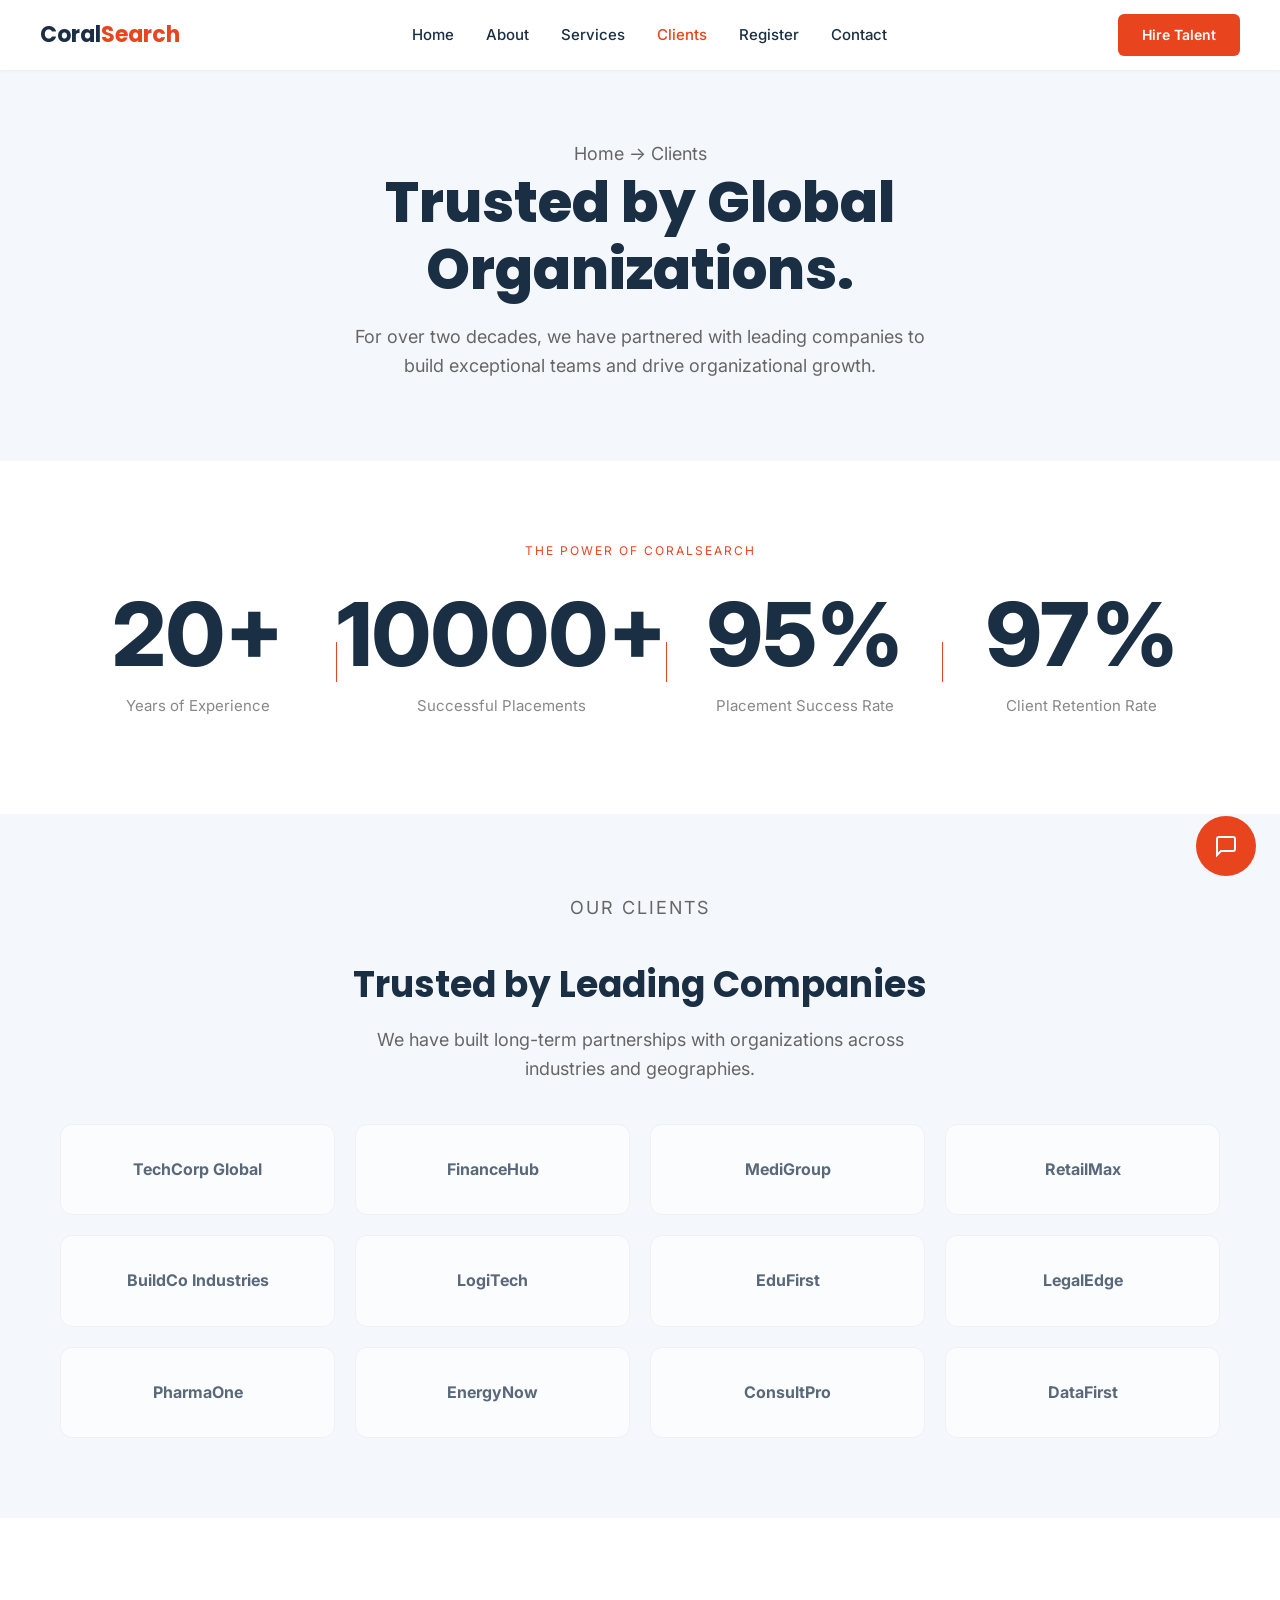
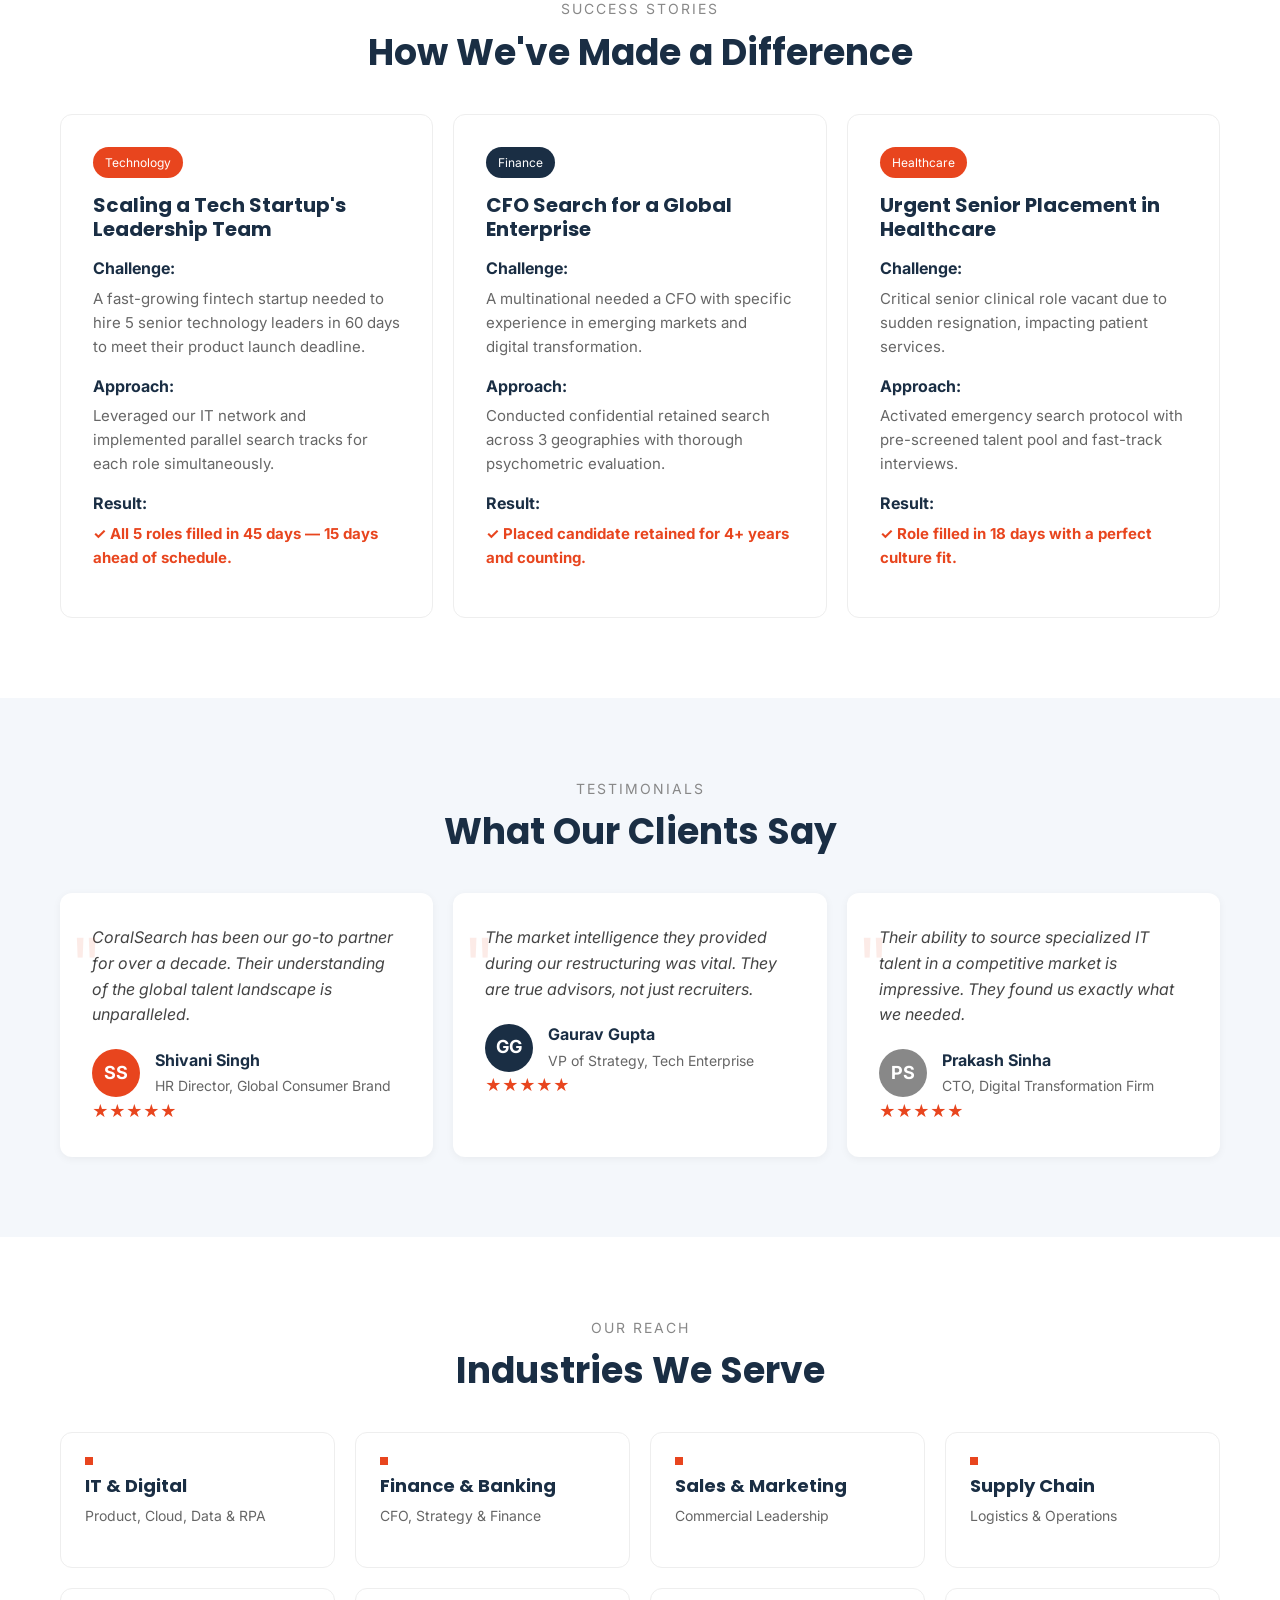
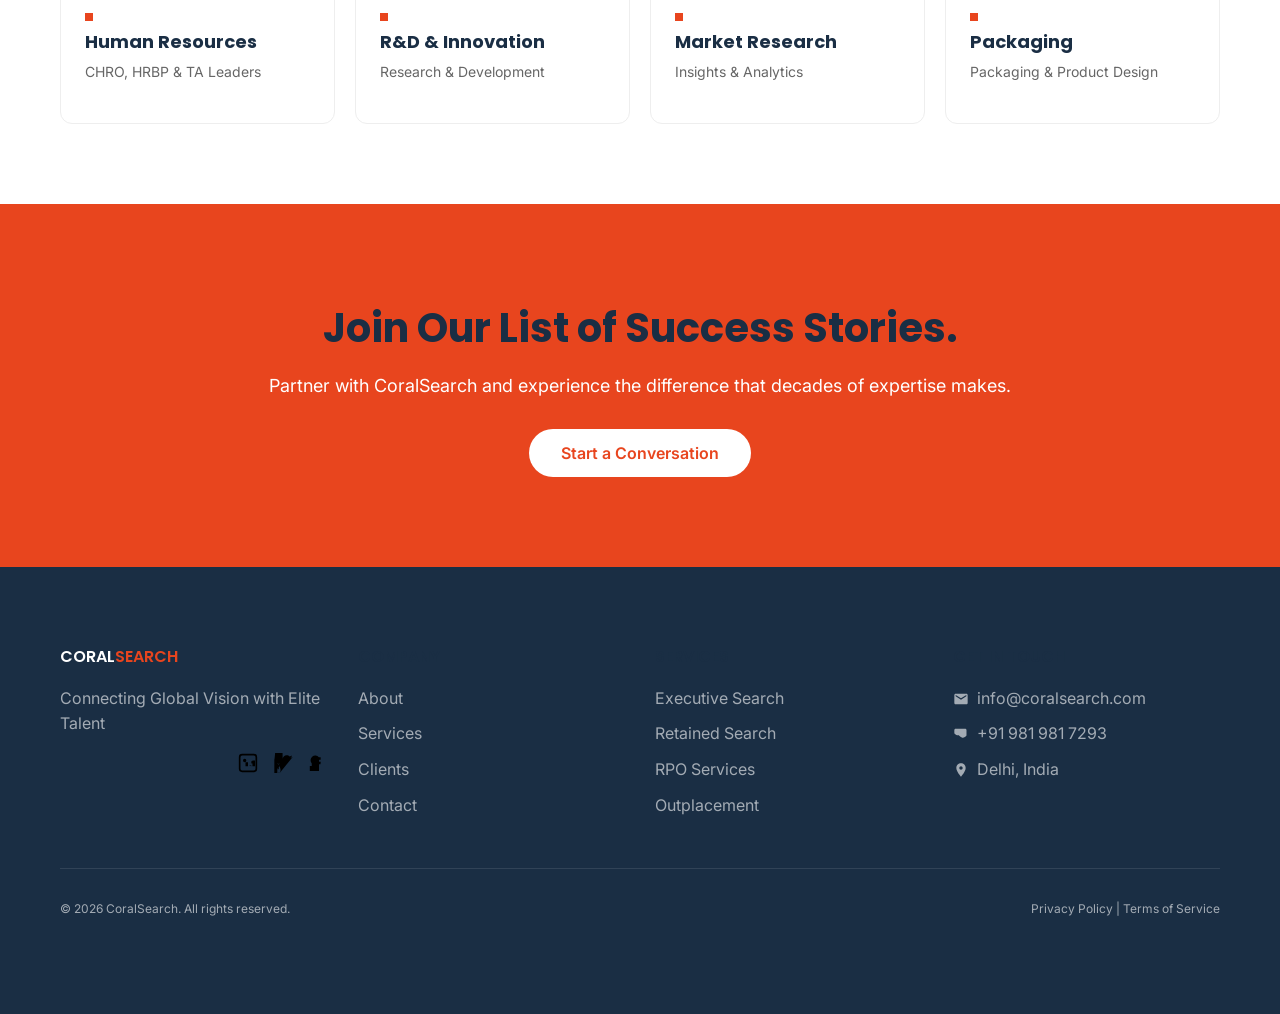
<file: clients.html>
<!DOCTYPE html>
<html lang="en">
<head>
  <meta charset="UTF-8">
  <meta name="viewport" content="width=device-width, initial-scale=1.0">
  <title>Our Clients | CoralSearch Executive Search</title>
  <meta name="description" content="CoralSearch has partnered with global organizations for 20+ years, delivering 10,000+ successful placements across industries.">

  <link rel="preconnect" href="https://fonts.googleapis.com">
  <link rel="preconnect" href="https://fonts.gstatic.com" crossorigin>
  <link href="https://fonts.googleapis.com/css2?family=Inter:wght@400;500;600&family=Poppins:wght@600;700&display=swap" rel="stylesheet">
  <link rel="stylesheet" href="assets/css/global.css">
  <link rel="stylesheet" href="assets/css/nav.css">

  <style>
    /* General Styles */
    body {
      font-family: 'Inter', sans-serif;
      color: #333;
      line-height: 1.6;
    }

    .container {
      max-width: 1200px;
      margin: 0 auto;
      padding: 0 20px;
    }

    /* Page Hero Styles */
    .page-hero {
      background-color: #F4F7FB;
      padding-top: 140px;
      padding-bottom: 80px;
      text-align: center;
    }

    .page-hero-breadcrumb {
      font-size: 14px;
      color: #888;
      margin-bottom: 20px;
    }

    .page-hero h1 {
      font-size: 56px;
      font-weight: 800;
      color: #1A2E44;
      margin-bottom: 20px;
      font-family: 'Poppins', sans-serif;
    }

    .page-hero p {
      font-size: 18px;
      color: #666;
      max-width: 600px;
      margin: 0 auto;
    }

    /* Large Stats Section */
    .large-stats-section {
      background-color: #fff;
      padding: 80px 0;
      text-align: center;
    }

    .large-stats-label {
      color: #E8451E;
      text-transform: uppercase;
      font-size: 12px;
      letter-spacing: 2px;
      margin-bottom: 30px;
      display: block;
    }

    .large-stats-grid {
      display: flex;
      justify-content: space-around;
      align-items: center;
    }

    .large-stats-grid > div {
      flex: 1;
      text-align: center;
      position: relative;
    }

    .large-stats-grid > div:not(:last-child)::after {
      content: "";
      position: absolute;
      top: 50%;
      right: 0;
      transform: translateY(-50%);
      width: 1px;
      height: 40px;
      background-color: #E8451E;
    }

    .stat-number {
      font-size: 88px;
      font-weight: 800;
      color: #1A2E44;
      line-height: 1;
    }

    .stat-label {
      font-size: 15px;
      color: #888;
      margin-top: 8px;
    }

    /* Client Logos Section */
    .client-logos-section {
      background-color: #F4F7FB;
      padding: 80px 0;
      text-align: center;
    }

    .client-logos-label {
      font-size: 14px;
      color: #888;
      text-transform: uppercase;
      letter-spacing: 2px;
      margin-bottom: 10px;
    }

    .client-logos-section h2 {
      font-size: 36px;
      font-weight: 700;
      color: #1A2E44;
      margin-bottom: 20px;
      font-family: 'Poppins', sans-serif;
    }

    .client-logos-section p {
      font-size: 18px;
      color: #666;
      max-width: 600px;
      margin: 0 auto 40px;
    }

    .client-logos-grid {
      display: grid;
      grid-template-columns: repeat(4, 1fr);
      gap: 20px;
    }

    .client-logo-box {
      background-color: #fff;
      border: 1px solid #eee;
      border-radius: 12px;
      padding: 32px;
      text-align: center;
      font-weight: 700;
      color: #1A2E44;
      opacity: 0.7;
      transition: opacity 0.2s ease, border-color 0.2s ease;
    }

    .client-logo-box:hover {
      opacity: 1;
      border-color: #E8451E;
    }

    /* Case Studies Section */
    .case-studies-section {
      background-color: #fff;
      padding: 80px 0;
    }

    .case-studies-label {
      font-size: 14px;
      color: #888;
      text-transform: uppercase;
      letter-spacing: 2px;
      margin-bottom: 10px;
      text-align: center;
    }

    .case-studies-section h2 {
      font-size: 36px;
      font-weight: 700;
      color: #1A2E44;
      margin-bottom: 40px;
      text-align: center;
      font-family: 'Poppins', sans-serif;
    }

    .case-studies-grid {
      display: grid;
      grid-template-columns: repeat(3, 1fr);
      gap: 20px;
    }

    .case-study-card {
      background-color: #fff;
      border: 1px solid #eee;
      border-radius: 12px;
      padding: 32px;
      transition: transform 0.2s ease, box-shadow 0.2s ease;
    }

    .case-study-card:hover {
      transform: translateY(-5px);
      box-shadow: 0 4px 8px rgba(0, 0, 0, 0.1);
    }

    .case-study-tag {
      background-color: #E8451E;
      color: #fff;
      padding: 6px 12px;
      border-radius: 9999px;
      font-size: 12px;
      display: inline-block;
      margin-bottom: 15px;
    }

    .case-study-tag.navy {
      background-color: #1A2E44;
    }

    .case-study-card h3 {
      font-size: 20px;
      font-weight: 700;
      color: #1A2E44;
      margin-bottom: 15px;
    }

    .case-study-card p {
      font-size: 15px;
      color: #666;
      margin-bottom: 15px;
    }

    .case-study-card strong {
      display: block;
      margin-bottom: 5px;
      color: #1A2E44;
    }

    .case-study-card .result {
      color: #E8451E;
      font-weight: 700;
    }

    /* Testimonials Section */
    .testimonials-section {
      background-color: #F4F7FB;
      padding: 80px 0;
    }

    .testimonials-label {
      font-size: 14px;
      color: #888;
      text-transform: uppercase;
      letter-spacing: 2px;
      margin-bottom: 10px;
      text-align: center;
    }

    .testimonials-section h2 {
      font-size: 36px;
      font-weight: 700;
      color: #1A2E44;
      margin-bottom: 40px;
      text-align: center;
      font-family: 'Poppins', sans-serif;
    }

    .testimonials-grid {
      display: grid;
      grid-template-columns: repeat(3, 1fr);
      gap: 20px;
    }

    .testimonial-card {
      background-color: #fff;
      border-radius: 12px;
      padding: 32px;
      box-shadow: 0 2px 8px rgba(0, 0, 0, 0.05);
      text-align: left;
      position: relative;
    }

    .testimonial-card::before {
      content: '"';
      font-size: 80px;
      color: #E8451E;
      opacity: 0.1;
      position: absolute;
      top: 10px;
      left: 10px;
    }

    .testimonial-card p {
      font-style: italic;
      color: #444;
      line-height: 1.6;
      margin-bottom: 20px;
    }

    .testimonial-author {
      display: flex;
      align-items: center;
    }

    .testimonial-avatar {
      width: 48px;
      height: 48px;
      border-radius: 50%;
      margin-right: 15px;
      color: #fff;
      font-weight: 700;
      font-size: 18px;
      display: flex;
      justify-content: center;
      align-items: center;
    }

    .testimonial-avatar.ss {
      background-color: #E8451E;
    }

    .testimonial-avatar.gg {
      background-color: #1A2E44;
    }

    .testimonial-avatar.ps {
      background-color: #888;
    }

    .testimonial-author-info strong {
      display: block;
      font-size: 16px;
      color: #1A2E44;
    }

    .testimonial-author-info span {
      font-size: 14px;
      color: #666;
    }

    .testimonial-stars {
      color: #E8451E;
    }

    /* Industries Served Section */
    .industries-served-section {
      background-color: #fff;
      padding: 80px 0;
    }

    .industries-served-label {
      font-size: 14px;
      color: #888;
      text-transform: uppercase;
      letter-spacing: 2px;
      margin-bottom: 10px;
      text-align: center;
    }

    .industries-served-section h2 {
      font-size: 36px;
      font-weight: 700;
      color: #1A2E44;
      margin-bottom: 40px;
      text-align: center;
      font-family: 'Poppins', sans-serif;
    }

    .industries-served-grid {
      display: grid;
      grid-template-columns: repeat(4, 1fr);
      gap: 20px;
    }

    .industry-tile {
      background-color: #fff;
      border: 1px solid #eee;
      border-radius: 12px;
      padding: 24px;
      transition: border-left 0.2s ease, transform 0.2s ease, box-shadow 0.2s ease;
    }

    .industry-tile:hover {
      border-left: 3px solid #E8451E;
      transform: translateY(-4px);
      box-shadow: 0 4px 8px rgba(0, 0, 0, 0.05);
    }

    .industry-tile-icon {
      width: 8px;
      height: 8px;
      background-color: #E8451E;
      margin-bottom: 10px;
    }

    .industry-tile h3 {
      font-size: 18px;
      font-weight: 700;
      color: #1A2E44;
      margin-bottom: 8px;
    }

    .industry-tile p {
      font-size: 14px;
      color: #666;
    }

    /* CTA Section */
    .cta-section {
      background-color: #E8451E;
      color: #fff;
      padding: 100px 0;
      text-align: center;
    }

    .cta-section h2 {
      font-size: 40px;
      font-weight: 700;
      margin-bottom: 20px;
      font-family: 'Poppins', sans-serif;
    }

    .cta-section p {
      font-size: 18px;
      margin-bottom: 40px;
    }

    .cta-section a {
      background-color: #fff;
      color: #E8451E;
      padding: 14px 32px;
      border-radius: 9999px;
      font-weight: 600;
      text-decoration: none;
      transition: background-color 0.2s ease, color 0.2s ease;
    }

    .cta-section a:hover {
      background-color: #f0f0f0;
    }

    /* Footer Styles */
    .site-footer {
      background-color: #1A2E44;
      color: #fff;
      padding: 80px 0;
    }

    .footer-grid {
      display: grid;
      grid-template-columns: repeat(4, 1fr);
      gap: 30px;
    }

    .footer-col h3 {
      font-size: 16px;
      font-weight: 600;
      text-transform: uppercase;
      margin-bottom: 20px;
    }

    .footer-col ul {
      list-style: none;
      padding: 0;
    }

    .footer-col li {
      margin-bottom: 10px;
    }

    .footer-col a {
      color: rgba(255, 255, 255, 0.6);
      text-decoration: none;
      transition: color 0.2s ease;
    }

    .footer-col a:hover {
      color: #E8451E;
    }

    .footer-col p {
      color: rgba(255, 255, 255, 0.6);
    }

    .footer-col .contact-info {
      display: flex;
      align-items: center;
      margin-bottom: 10px;
    }

    .footer-col .contact-info svg {
      width: 16px;
      height: 16px;
      margin-right: 8px;
      fill: rgba(255, 255, 255, 0.6);
    }

    .footer-bottom {
      border-top: 1px solid rgba(255, 255, 255, 0.1);
      padding-top: 30px;
      margin-top: 40px;
      display: flex;
      justify-content: space-between;
      font-size: 12px;
      color: rgba(255, 255, 255, 0.6);
    }

    .footer-bottom a {
      color: rgba(255, 255, 255, 0.6);
      text-decoration: none;
      transition: color 0.2s ease;
    }

    .footer-bottom a:hover {
      color: #E8451E;
    }

    .social-icons {
      display: flex;
      justify-content: flex-end;
    }

    .social-icons a {
      margin-left: 15px;
      color: #fff;
      transition: color 0.2s ease;
    }

    .social-icons a:hover {
      color: #E8451E;
    }

    /* Responsive Styles */
    @media (max-width: 768px) {
      .client-logos-grid,
      .case-studies-grid,
      .industries-served-grid {
        grid-template-columns: 1fr;
      }

      .large-stats-grid {
        flex-direction: column;
      }

      .large-stats-grid > div {
        margin-bottom: 30px;
      }

      .large-stats-grid > div:not(:last-child)::after {
        display: none;
      }

      .footer-grid {
        grid-template-columns: 1fr;
      }

      .footer-bottom {
        flex-direction: column;
        text-align: center;
      }

      .social-icons {
        justify-content: center;
        margin-top: 20px;
      }
    }
  </style>
</head>
<body>

  <nav class="navbar">
    <a href="index.html" class="nav-logo">
      Coral<span>Search</span>
    </a>
    <button class="hamburger" aria-label="Toggle menu">
      <span></span><span></span><span></span>
    </button>
    <ul class="nav-links">
      <li><a href="index.html">Home</a></li>
      <li><a href="about.html">About</a></li>
      <li><a href="services.html">Services</a></li>
      <li><a href="clients.html" class="active">Clients</a></li>
      <li><a href="register.html">Register</a></li>
      <li><a href="contact.html">Contact</a></li>
    </ul>
    <a href="contact.html" class="nav-cta">Hire Talent</a>
  </nav>

  <section class="page-hero">
    <div class="container">
      <p class="page-hero-breadcrumb">Home → Clients</p>
      <h1>Trusted by Global<br>Organizations.</h1>
      <p>For over two decades, we have partnered with leading companies to build exceptional teams and drive organizational growth.</p>
    </div>
  </section>

  <section class="large-stats-section">
    <div class="container">
      <span class="large-stats-label">THE POWER OF CORALSEARCH</span>
      <div class="large-stats-grid">
        <div>
          <p class="stat-number" data-target="20" data-suffix="+">0+</p>
          <p class="stat-label">Years of Experience</p>
        </div>
        <div>
          <p class="stat-number" data-target="10000" data-suffix="+">0+</p>
          <p class="stat-label">Successful Placements</p>
        </div>
        <div>
          <p class="stat-number" data-target="95" data-suffix="%">0%</p>
          <p class="stat-label">Placement Success Rate</p>
        </div>
        <div>
          <p class="stat-number" data-target="98" data-suffix="%">0%</p>
          <p class="stat-label">Client Retention Rate</p>
        </div>
      </div>
    </div>
  </section>

  <section class="client-logos-section">
    <div class="container">
      <p class="client-logos-label">Our Clients</p>
      <h2 style="font-family: 'Poppins', sans-serif;">Trusted by Leading Companies</h2>
      <p>We have built long-term partnerships with organizations across industries and geographies.</p>
      <div class="client-logos-grid">
        <div class="client-logo-box">TechCorp Global</div>
        <div class="client-logo-box">FinanceHub</div>
        <div class="client-logo-box">MediGroup</div>
        <div class="client-logo-box">RetailMax</div>
        <div class="client-logo-box">BuildCo Industries</div>
        <div class="client-logo-box">LogiTech</div>
        <div class="client-logo-box">EduFirst</div>
        <div class="client-logo-box">LegalEdge</div>
        <div class="client-logo-box">PharmaOne</div>
        <div class="client-logo-box">EnergyNow</div>
        <div class="client-logo-box">ConsultPro</div>
        <div class="client-logo-box">DataFirst</div>
      </div>
    </div>
  </section>

  <section class="case-studies-section">
    <div class="container">
      <p class="case-studies-label">Success Stories</p>
      <h2 style="font-family: 'Poppins', sans-serif;">How We've Made a Difference</h2>
      <div class="case-studies-grid">
        <div class="case-study-card">
          <span class="case-study-tag">Technology</span>
          <h3>Scaling a Tech Startup's Leadership Team</h3>
          <div>
            <strong>Challenge:</strong>
            <p>A fast-growing fintech startup needed to hire 5 senior technology leaders in 60 days to meet their product launch deadline.</p>
          </div>
          <div>
            <strong>Approach:</strong>
            <p>Leveraged our IT network and implemented parallel search tracks for each role simultaneously.</p>
          </div>
          <div>
            <strong>Result:</strong>
            <p class="result">✓ All 5 roles filled in 45 days — 15 days ahead of schedule.</p>
          </div>
        </div>

        <div class="case-study-card">
          <span class="case-study-tag navy">Finance</span>
          <h3>CFO Search for a Global Enterprise</h3>
          <div>
            <strong>Challenge:</strong>
            <p>A multinational needed a CFO with specific experience in emerging markets and digital transformation.</p>
          </div>
          <div>
            <strong>Approach:</strong>
            <p>Conducted confidential retained search across 3 geographies with thorough psychometric evaluation.</p>
          </div>
          <div>
            <strong>Result:</strong>
            <p class="result">✓ Placed candidate retained for 4+ years and counting.</p>
          </div>
        </div>

        <div class="case-study-card">
          <span class="case-study-tag">Healthcare</span>
          <h3>Urgent Senior Placement in Healthcare</h3>
          <div>
            <strong>Challenge:</strong>
            <p>Critical senior clinical role vacant due to sudden resignation, impacting patient services.</p>
          </div>
          <div>
            <strong>Approach:</strong>
            <p>Activated emergency search protocol with pre-screened talent pool and fast-track interviews.</p>
          </div>
          <div>
            <strong>Result:</strong>
            <p class="result">✓ Role filled in 18 days with a perfect culture fit.</p>
          </div>
        </div>
      </div>
    </div>
  </section>

  <section class="testimonials-section">
    <div class="container">
      <p class="testimonials-label">Testimonials</p>
      <h2 style="font-family: 'Poppins', sans-serif;">What Our Clients Say</h2>
      <div class="testimonials-grid">
        <div class="testimonial-card">
          <p>CoralSearch has been our go-to partner for over a decade. Their understanding of the global talent landscape is unparalleled.</p>
          <div class="testimonial-author">
            <div class="testimonial-avatar ss">SS</div>
            <div class="testimonial-author-info">
              <strong>Shivani Singh</strong>
              <span>HR Director, Global Consumer Brand</span>
            </div>
          </div>
          <div class="testimonial-stars">★★★★★</div>
        </div>

        <div class="testimonial-card">
          <p>The market intelligence they provided during our restructuring was vital. They are true advisors, not just recruiters.</p>
          <div class="testimonial-author">
            <div class="testimonial-avatar gg">GG</div>
            <div class="testimonial-author-info">
              <strong>Gaurav Gupta</strong>
              <span>VP of Strategy, Tech Enterprise</span>
            </div>
          </div>
          <div class="testimonial-stars">★★★★★</div>
        </div>

        <div class="testimonial-card">
          <p>Their ability to source specialized IT talent in a competitive market is impressive. They found us exactly what we needed.</p>
          <div class="testimonial-author">
            <div class="testimonial-avatar ps">PS</div>
            <div class="testimonial-author-info">
              <strong>Prakash Sinha</strong>
              <span>CTO, Digital Transformation Firm</span>
            </div>
          </div>
          <div class="testimonial-stars">★★★★★</div>
        </div>
      </div>
    </div>
  </section>

  <section class="industries-served-section">
    <div class="container">
      <p class="industries-served-label">Our Reach</p>
      <h2 style="font-family: 'Poppins', sans-serif;">Industries We Serve</h2>
      <div class="industries-served-grid">
        <div class="industry-tile">
          <div class="industry-tile-icon"></div>
          <h3>IT & Digital</h3>
          <p>Product, Cloud, Data & RPA</p>
        </div>
        <div class="industry-tile">
          <div class="industry-tile-icon"></div>
          <h3>Finance & Banking</h3>
          <p>CFO, Strategy & Finance</p>
        </div>
        <div class="industry-tile">
          <div class="industry-tile-icon"></div>
          <h3>Sales & Marketing</h3>
          <p>Commercial Leadership</p>
        </div>
        <div class="industry-tile">
          <div class="industry-tile-icon"></div>
          <h3>Supply Chain</h3>
          <p>Logistics & Operations</p>
        </div>
        <div class="industry-tile">
          <div class="industry-tile-icon"></div>
          <h3>Human Resources</h3>
          <p>CHRO, HRBP & TA Leaders</p>
        </div>
        <div class="industry-tile">
          <div class="industry-tile-icon"></div>
          <h3>R&D & Innovation</h3>
          <p>Research & Development</p>
        </div>
        <div class="industry-tile">
          <div class="industry-tile-icon"></div>
          <h3>Market Research</h3>
          <p>Insights & Analytics</p>
        </div>
        <div class="industry-tile">
          <div class="industry-tile-icon"></div>
          <h3>Packaging</h3>
          <p>Packaging & Product Design</p>
        </div>
      </div>
    </div>
  </section>

  <section class="cta-section">
    <div class="container">
      <h2 style="font-family: 'Poppins', sans-serif;">Join Our List of Success Stories.</h2>
      <p>Partner with CoralSearch and experience the difference that decades of expertise makes.</p>
      <a href="contact.html">Start a Conversation</a>
    </div>
  </section>

  <footer class="site-footer">
    <div class="container">
      <div class="footer-grid">
        <div class="footer-col">
          <h3 style="color: #fff;">
            Coral<span style="color: #E8451E;">Search</span>
          </h3>
          <p style="color: rgba(255, 255, 255, 0.6);">Connecting Global Vision with Elite Talent</p>
          <div class="social-icons">
            <a href="#" aria-label="LinkedIn"><svg xmlns="http://www.w3.org/2000/svg" viewBox="0 0 24 24" width="20" height="20"><path d="M19 3a2 2 0 0 1 2 2v14a2 2 0 0 1-2 2H5a2 2 0 0 1-2-2V5a2 2 0 0 1 2-2h14m0-2H5a4 4 0 0 0-4 4v14a4 4 0 0 0 4 4h14a4 4 0 0 0 4-4V5a4 4 0 0 0-4-4z"/><path d="M8 11a2 2 0 1 1 0-4 2 2 0 0 1 0 4zM12 16v-5H9v5h3zm4 0v-3c0-.53.22-.79.65-.79a.84.84 0 0 1 .73.79v3h3V9h-3v1c0-.56-.22-.79-.65-.79a.84.84 0 0 1-.73.79v5h-3z"/></svg></a>
            <a href="#" aria-label="Twitter"><svg xmlns="http://www.w3.org/2000/svg" viewBox="0 0 24 24" width="20" height="20"><path d="M23.643 4.937c-.835.37-1.732.62-2.675.733.962-.576 1.664-1.485 2.033-2.53-.936.555-1.956.959-3.026 1.175-.884-.945-2.164-1.542-3.59-1.542-2.672 0-4.867 2.195-4.867 4.866 0 .38.044.746.124 1.094-4.04-203-7.625-2.135-10.034-1.06.33 578.512 1.674 2.14 4.218 4.421 2.224 4.522 4.694 5.834-1.037-.031-2.008-.317-2.783-.643 0 0 0 0 0 0 .393 4.92 1.36 6.466 3.382-1.169-.023-2.258-.429-3.234-.877.324 1.017 1.26 1.754 2.366 1.773-.957.754-2.175 1.163-3.48 1.163-.223 0-.443-.013-.662-.039 1.215.98 2.67 1.551 4.287 1.551 5.144 0 7.953-4.256 7.953-7.954 0-.121-.234-.241-.34-.367.49-.355.916-.793 1.249-1.293z"/></svg></a>
            <a href="#" aria-label="Facebook"><svg xmlns="http://www.w3.org/2000/svg" viewBox="0 0 24 24" width="20" height="20"><path d="M9.197 21.5h4v-8.01h1.797l.303-2.99h-2.1V8.5a.5.5 0 0 1 .5-.5h1.5v-2.99h-2.147A5.417 5.417 0 0 0 4.5 12.56v2.94h-2.343V21.5h4.84z"/></svg></a>
          </div>
        </div>

        <div class="footer-col">
          <h3>Company</h3>
          <ul>
            <li><a href="about.html">About</a></li>
            <li><a href="services.html">Services</a></li>
            <li><a href="clients.html">Clients</a></li>
            <li><a href="contact.html">Contact</a></li>
          </ul>
        </div>

        <div class="footer-col">
          <h3>Services</h3>
          <ul>
            <li><a href="#">Executive Search</a></li>
            <li><a href="#">Retained Search</a></li>
            <li><a href="#">RPO Services</a></li>
            <li><a href="#">Outplacement</a></li>
          </ul>
        </div>

        <div class="footer-col">
          <h3>Get In Touch</h3>
          <p class="contact-info">
            <svg xmlns="http://www.w3.org/2000/svg" viewBox="0 0 24 24"><path d="M20 4H4c-1.1 0-1.99.9-1.99 2L2 18c0 1.1.9 2 2 2h16c1.1 0 2-.9 2-2V6c0-1.1-.9-2-2-2zm0 4l-8 5-8-5V6l8 5 8-5v2z"/></svg>
            <a href="mailto:info@coralsearch.com">info@coralsearch.com</a>
          </p>
          <p class="contact-info">
            <svg xmlns="http://www.w3.org/2000/svg" viewBox="0 0 24 24"><path d="M6.62 10.79c1.44 2.57 3.9 4.9 6.61 6.35 1.22.6 2.74.54 3.9-.16l2.26-1.48c.53-.35.85-.92.85-1.54V6c0-1.1-.9-2-2-2H4c-1.1 0-2 .9-2 2v4.38c0 .62.32 1.19.85 1.54l2.26 1.48c1.16.76 2.68.82 3.9.16z"/></svg>
            +91 981 981 7293
          </p>
          <p class="contact-info">
            <svg xmlns="http://www.w3.org/2000/svg" viewBox="0 0 24 24"><path d="M12 2C8.13 2 5 5.13 5 9c0 5.25 7 13 7 13s7-7.75 7-13c0-3.87-3.13-7-7-7zm0 9.5c-1.38 0-2.5-1.12-2.5-2.5s1.12-2.5 2.5-2.5 2.5 1.12 2.5 2.5-1.12 2.5-2.5 2.5z"/></svg>
            Delhi, India
          </p>
        </div>
      </div>

      <div class="footer-bottom">
        <p>&copy; <span id="year"></span> CoralSearch. All rights reserved.</p>
        <div>
          <a href="#">Privacy Policy</a> | <a href="#">Terms of Service</a>
        </div>
      </div>
    </div>
  </footer>

  <script src="assets/js/nav.js"></script>
  <script>
    // Nav scroll
    window.addEventListener('scroll', () => {
      const nav = document.querySelector('.navbar');
      if (window.scrollY > 50) {
        nav.style.background = '#fff';
        nav.style.boxShadow = '0 2px 20px rgba(0,0,0,0.08)';
      } else {
        nav.style.background = '#fff';
        nav.style.boxShadow = '0 1px 3px rgba(0,0,0,0.05)';
      }
    });

    // Stats counter
    const counters = document.querySelectorAll(
      '.stat-number');
    const observer = new IntersectionObserver((entries) => {
      entries.forEach(entry => {
        if (entry.isIntersecting) {
          const target = entry.target;
          const end = parseInt(
            target.getAttribute('data-target'));
          const suffix =
            target.getAttribute('data-suffix') || '';
          let current = 0;
          const duration = 2000;
          const step = end / (duration / 16);
          const timer = setInterval(() => {
            current += step;
            if (current >= end) {
              current = end;
              clearInterval(timer);
            }
            target.textContent =
              Math.floor(current) + suffix;
          }, 16);
          observer.unobserve(target);
        }
      });
    });
    counters.forEach(c => observer.observe(c));

    // Footer year
    document.getElementById('year').textContent =
      new Date().getFullYear();
  </script>
<link rel="stylesheet" href="assets/css/chatbot.css">
<script src="assets/js/chatbot.js"></script>

</body>
</html>
</file>
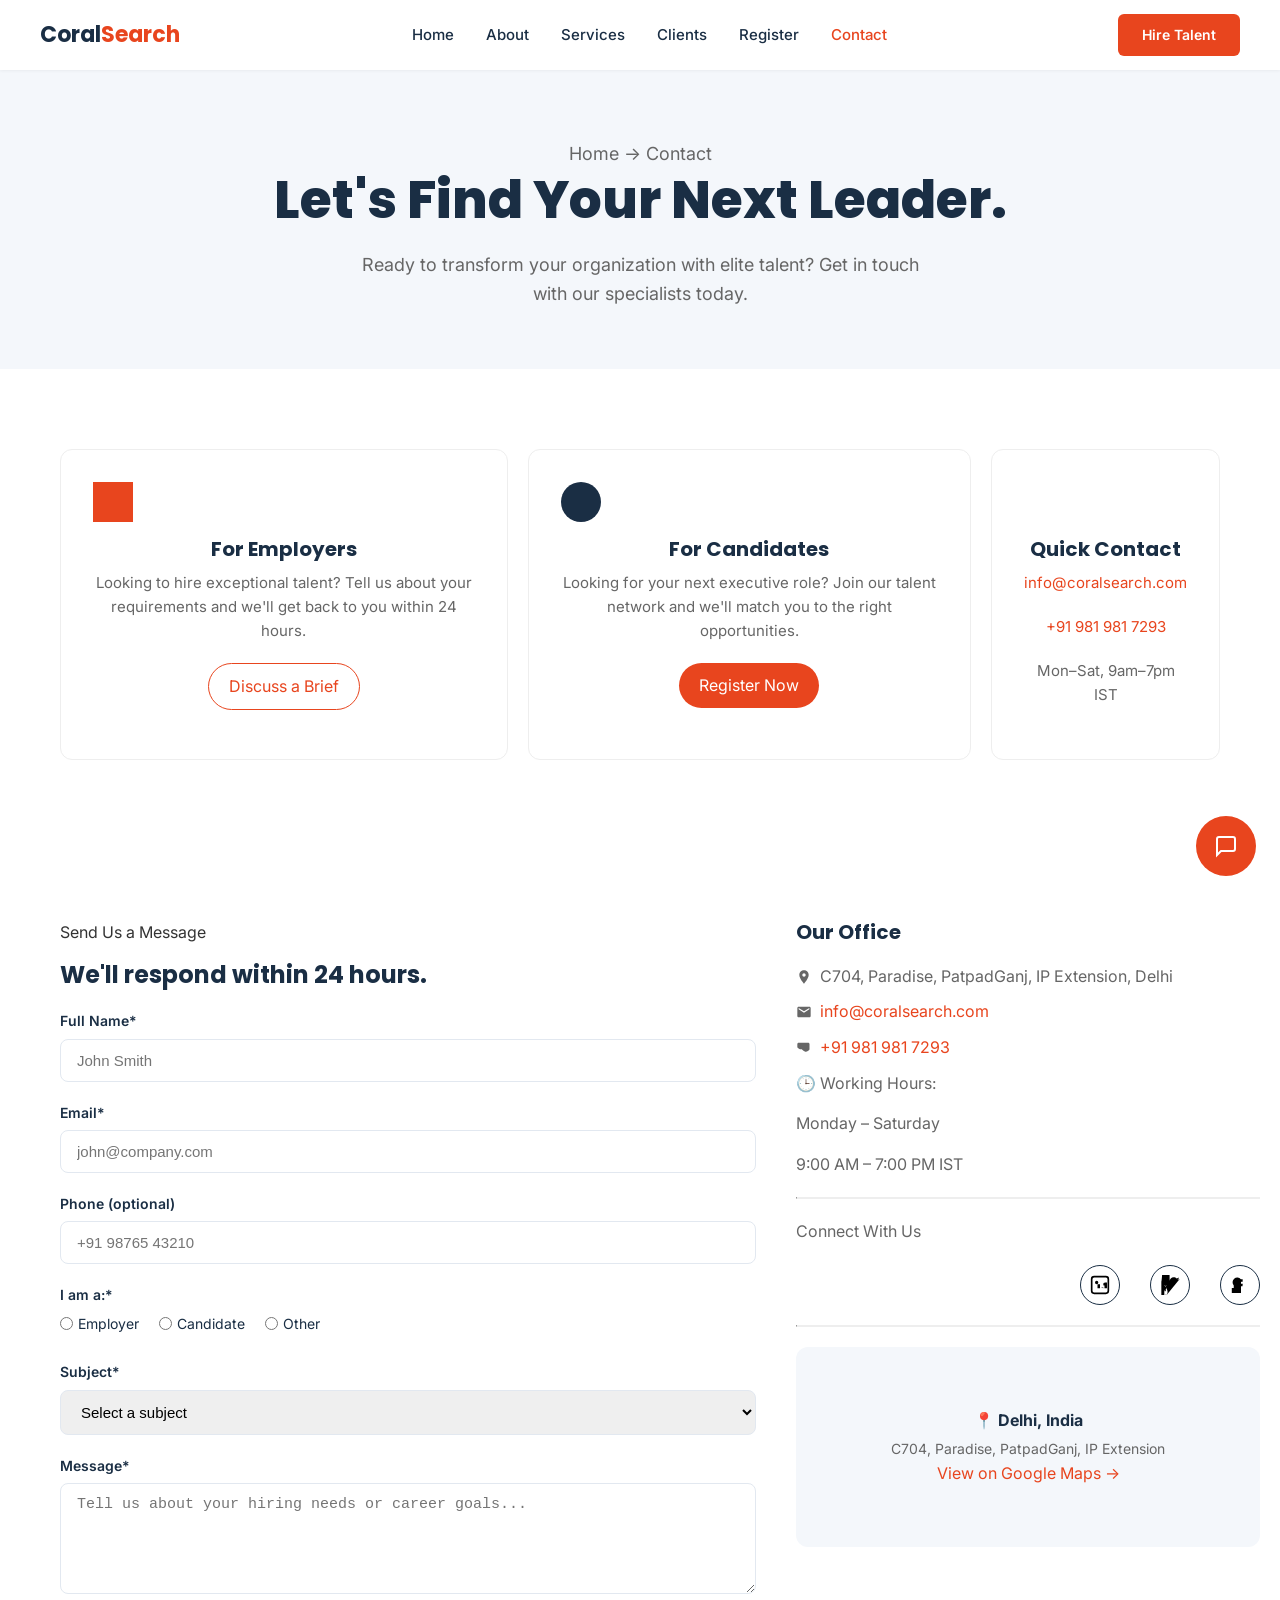
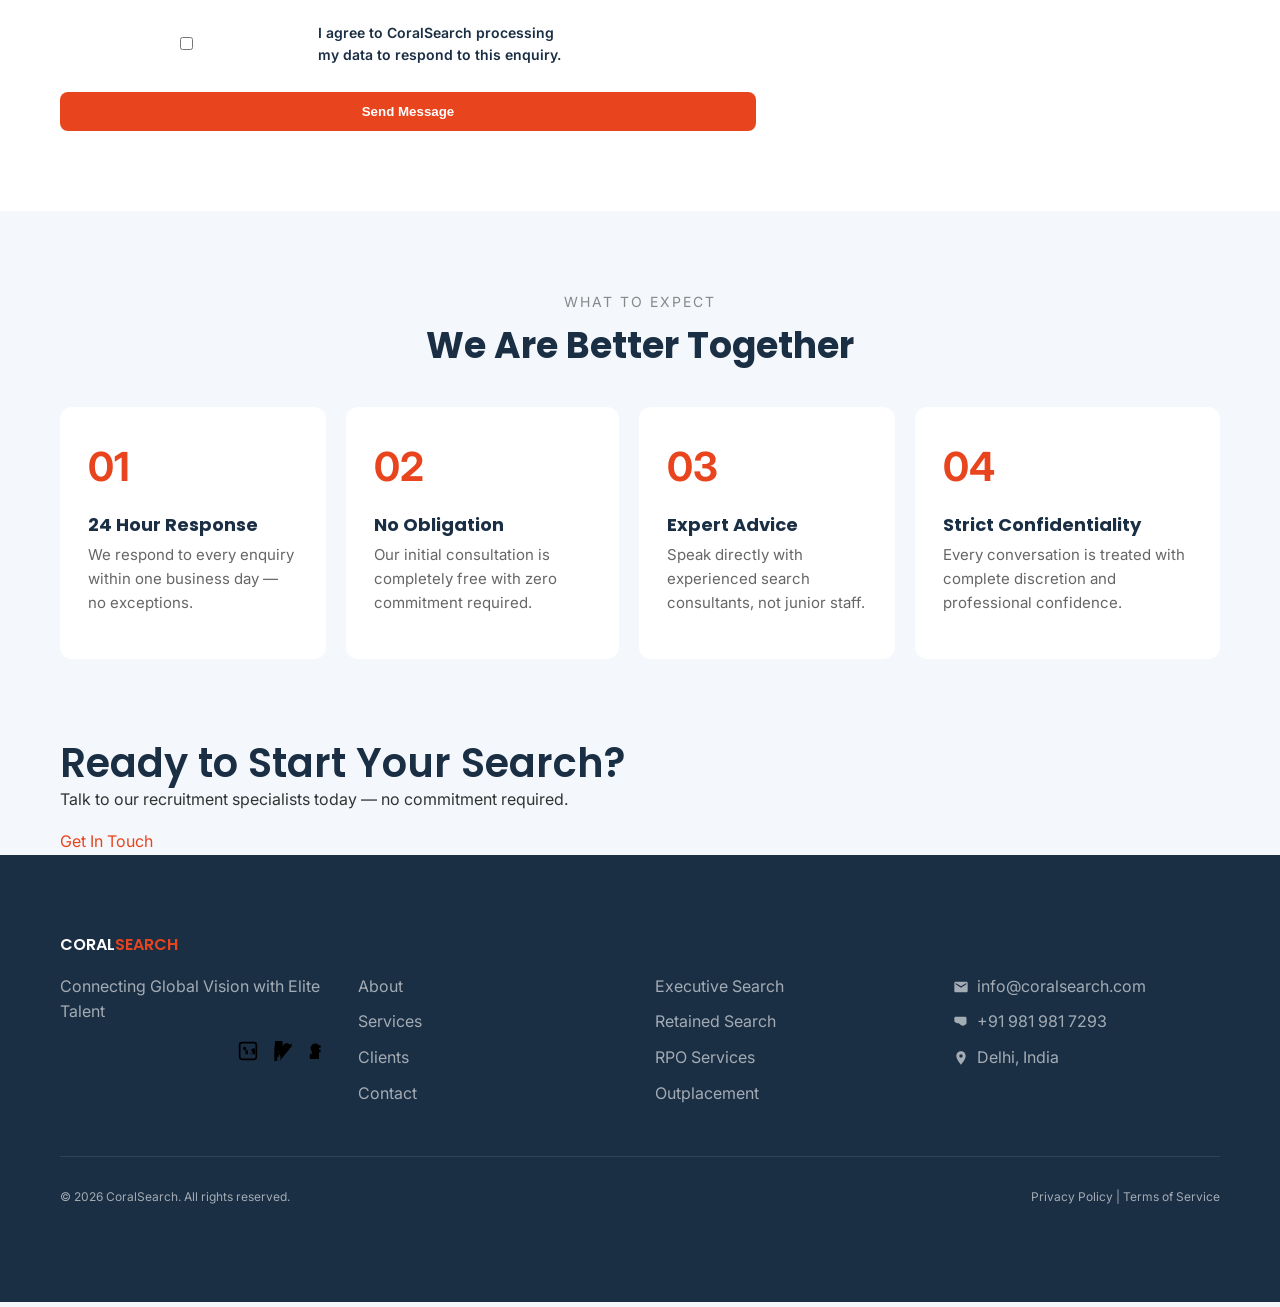
<file: contact.html>
<!DOCTYPE html>
<html lang="en">
<head>
  <meta charset="UTF-8">
  <meta name="viewport" content="width=device-width, initial-scale=1.0">
  <title>Contact Us | CoralSearch Executive Search</title>
  <meta name="description" content="Get in touch with CoralSearch. Whether you're looking to hire elite talent or explore new career opportunities, we'd love to hear from you.">

  <link rel="preconnect" href="https://fonts.googleapis.com">
  <link rel="preconnect" href="https://fonts.gstatic.com" crossorigin>
  <link href="https://fonts.googleapis.com/css2?family=Inter:wght@400;500;600&family=Poppins:wght@600;700&display=swap" rel="stylesheet">
  <link rel="stylesheet" href="assets/css/global.css">
  <link rel="stylesheet" href="assets/css/nav.css">

  <style>
    /* General Styles */
    body {
      font-family: 'Inter', sans-serif;
      color: #333;
      line-height: 1.6;
    }

    .container {
      max-width: 1200px;
      margin: 0 auto;
      padding: 0 20px;
    }

    /* Page Hero Styles */
    .page-hero {
      background-color: #F4F7FB;
      padding-top: 140px;
      padding-bottom: 60px;
      text-align: center;
    }

    .page-hero-breadcrumb {
      font-size: 14px;
      color: #888;
      margin-bottom: 20px;
    }

    .page-hero h1 {
      font-size: 52px;
      font-weight: 800;
      color: #1A2E44;
      margin-bottom: 20px;
      font-family: 'Poppins', sans-serif;
    }

    .page-hero p {
      font-size: 18px;
      color: #666;
      max-width: 560px;
      margin: 0 auto;
    }

    /* Contact Options Section */
    .contact-options-section {
      background-color: #fff;
      padding: 80px 0;
    }

    .contact-options-grid {
      display: flex;
      justify-content: space-between;
      gap: 20px;
    }

    .contact-card {
      background-color: #fff;
      border: 1px solid #eee;
      border-radius: 12px;
      padding: 32px;
      text-align: center;
      transition: border-top 0.2s ease, transform 0.2s ease, box-shadow 0.2s ease;
    }

    .contact-card:hover {
      border-top: 3px solid #E8451E;
      transform: translateY(-5px);
      box-shadow: 0 4px 8px rgba(0, 0, 0, 0.05);
    }

    .contact-card-icon {
      width: 40px;
      height: 40px;
      margin-bottom: 15px;
    }

    .contact-card-icon.briefcase {
      background-color: #E8451E;
    }

    .contact-card-icon.person {
      background-color: #1A2E44;
      border-radius: 50%;
    }

    .contact-card h3 {
      font-size: 20px;
      font-weight: 700;
      color: #1A2E44;
      margin-bottom: 10px;
    }

    .contact-card p {
      font-size: 15px;
      color: #666;
      margin-bottom: 20px;
    }

    .contact-card a {
      color: #E8451E;
      text-decoration: none;
      transition: color 0.2s ease;
    }

    .contact-card a:hover {
      color: #1A2E44;
    }

    .contact-card .coral-outline {
      border: 1px solid #E8451E;
      color: #E8451E;
      padding: 10px 20px;
      border-radius: 999px;
      display: inline-block;
    }

    .contact-card .coral-filled {
      background-color: #E8451E;
      color: #fff;
      padding: 10px 20px;
      border-radius: 999px;
      display: inline-block;
    }

    /* Contact Form Section */
    .contact-form-section {
      background-color: #fff;
      padding: 80px 0;
    }

    .contact-grid {
      display: grid;
      grid-template-columns: 60% 40%;
      gap: 40px;
    }

    .contact-form-left {
      text-align: left;
    }

    .contact-form-left label {
      font-size: 14px;
      font-weight: 600;
      color: #1A2E44;
      margin-bottom: 6px;
      display: block;
    }

    .contact-form-left input,
    .contact-form-left select,
    .contact-form-left textarea {
      width: 100%;
      padding: 12px 16px;
      border: 1.5px solid #e2e8f0;
      border-radius: 8px;
      font-size: 15px;
      outline: none;
      transition: border-color 0.2s ease, box-shadow 0.2s ease;
    }

    .contact-form-left input:focus,
    .contact-form-left select:focus,
    .contact-form-left textarea:focus {
      border-color: #E8451E;
      box-shadow: 0 0 0 3px rgba(232, 69, 30, 0.1);
    }

    .contact-form-left h3 {
      font-size: 24px;
      font-weight: 700;
      color: #1A2E44;
      margin-bottom: 20px;
    }

    .contact-form-left .form-group {
      margin-bottom: 20px;
    }

    .contact-form-left .radio-group {
      display: flex;
      gap: 20px;
    }

    .contact-form-left .radio-group label {
      display: inline-flex;
      align-items: center;
      gap: 5px;
      font-weight: 400;
    }

    .contact-form-left button {
      background-color: #E8451E;
      color: #fff;
      padding: 12px 24px;
      border: none;
      border-radius: 8px;
      font-weight: 600;
      cursor: pointer;
      transition: background-color 0.2s ease;
      width: 100%;
    }

    .contact-form-left button:hover {
      background-color: #c73a18;
    }

    .contact-form-right h4 {
      font-size: 20px;
      font-weight: 700;
      color: #1A2E44;
      margin-bottom: 20px;
    }

    .contact-form-right p {
      font-size: 16px;
      color: #666;
      margin-bottom: 15px;
    }

    .contact-form-right .contact-info {
      display: flex;
      align-items: center;
      margin-bottom: 10px;
    }

    .contact-form-right .contact-info svg {
      width: 16px;
      height: 16px;
      margin-right: 8px;
      fill: #666;
    }

    .contact-form-right a {
      color: #E8451E;
      text-decoration: none;
      transition: color 0.2s ease;
    }

    .contact-form-right a:hover {
      color: #1A2E44;
    }

    .contact-form-right .social-icons {
      display: flex;
      gap: 15px;
      margin-top: 20px;
    }

    .contact-form-right .social-icons a {
      width: 40px;
      height: 40px;
      border-radius: 50%;
      border: 1px solid #1A2E44;
      color: #1A2E44;
      display: flex;
      justify-content: center;
      align-items: center;
      transition: color 0.2s ease, border-color 0.2s ease;
    }

    .contact-form-right .social-icons a:hover {
      color: #E8451E;
      border-color: #E8451E;
    }

    .contact-form-right .map-placeholder {
      background-color: #F4F7FB;
      border-radius: 12px;
      height: 200px;
      display: flex;
      flex-direction: column;
      justify-content: center;
      align-items: center;
      text-align: center;
    }

    .contact-form-right .map-placeholder p {
      font-size: 16px;
      color: #1A2E44;
      font-weight: 700;
      margin-bottom: 5px;
    }

    .contact-form-right .map-placeholder span {
      font-size: 14px;
      color: #666;
    }

    .contact-form-right .map-placeholder a {
      color: #E8451E;
      text-decoration: none;
      transition: color 0.2s ease;
    }

    .contact-form-right .map-placeholder a:hover {
      color: #1A2E44;
    }

    /* Why Contact Us Section */
    .why-contact-section {
      background-color: #F4F7FB;
      padding: 80px 0;
    }

    .why-contact-label {
      font-size: 14px;
      color: #888;
      text-transform: uppercase;
      letter-spacing: 2px;
      margin-bottom: 10px;
      text-align: center;
    }

    .why-contact-section h2 {
      font-size: 36px;
      font-weight: 700;
      color: #1A2E44;
      margin-bottom: 40px;
      text-align: center;
      font-family: 'Poppins', sans-serif;
    }

    .promise-cards-grid {
      display: flex;
      justify-content: space-between;
      gap: 20px;
    }

    .promise-card {
      background-color: #fff;
      border-radius: 12px;
      padding: 28px;
      transition: border-left 0.2s ease, transform 0.2s ease, box-shadow 0.2s ease;
    }

    .promise-card:hover {
      border-left: 3px solid #E8451E;
      transform: translateY(-4px);
      box-shadow: 0 4px 8px rgba(0, 0, 0, 0.05);
    }

    .promise-card-number {
      font-size: 40px;
      font-weight: 700;
      color: #E8451E;
      margin-bottom: 15px;
    }

    .promise-card h3 {
      font-size: 18px;
      font-weight: 700;
      color: #1A2E44;
      margin-bottom: 8px;
    }

    .promise-card p {
      font-size: 15px;
      color: #666;
    }

    /* Footer Styles */
    .site-footer {
      background-color: #1A2E44;
      color: #fff;
      padding: 80px 0;
    }

    .footer-grid {
      display: grid;
      grid-template-columns: repeat(4, 1fr);
      gap: 30px;
    }

    .footer-col h3 {
      font-size: 16px;
      font-weight: 600;
      text-transform: uppercase;
      margin-bottom: 20px;
    }

    .footer-col ul {
      list-style: none;
      padding: 0;
    }

    .footer-col li {
      margin-bottom: 10px;
    }

    .footer-col a {
      color: rgba(255, 255, 255, 0.6);
      text-decoration: none;
      transition: color 0.2s ease;
    }

    .footer-col a:hover {
      color: #E8451E;
    }

    .footer-col p {
      color: rgba(255, 255, 255, 0.6);
    }

    .footer-col .contact-info {
      display: flex;
      align-items: center;
      margin-bottom: 10px;
    }

    .footer-col .contact-info svg {
      width: 16px;
      height: 16px;
      margin-right: 8px;
      fill: rgba(255, 255, 255, 0.6);
    }

    .footer-bottom {
      border-top: 1px solid rgba(255, 255, 255, 0.1);
      padding-top: 30px;
      margin-top: 40px;
      display: flex;
      justify-content: space-between;
      font-size: 12px;
      color: rgba(255, 255, 255, 0.6);
    }

    .footer-bottom a {
      color: rgba(255, 255, 255, 0.6);
      text-decoration: none;
      transition: color 0.2s ease;
    }

    .footer-bottom a:hover {
      color: #E8451E;
    }

    .social-icons {
      display: flex;
      justify-content: flex-end;
    }

    .social-icons a {
      margin-left: 15px;
      color: #fff;
      transition: color 0.2s ease;
    }

    .social-icons a:hover {
      color: #E8451E;
    }

    /* Responsive Styles */
    @media (max-width: 768px) {
      .contact-options-grid,
      .why-register-grid {
        flex-direction: column;
      }

      .contact-grid {
        grid-template-columns: 1fr;
      }

      .footer-grid {
        grid-template-columns: 1fr;
      }

      .footer-bottom {
        flex-direction: column;
        text-align: center;
      }

      .social-icons {
        justify-content: center;
        margin-top: 20px;
      }
    }
  </style>
</head>
<body>

  <nav class="navbar">
    <a href="index.html" class="nav-logo">
      Coral<span>Search</span>
    </a>
    <button class="hamburger" aria-label="Toggle menu">
      <span></span><span></span><span></span>
    </button>
    <ul class="nav-links">
      <li><a href="index.html">Home</a></li>
      <li><a href="about.html">About</a></li>
      <li><a href="services.html">Services</a></li>
      <li><a href="clients.html">Clients</a></li>
      <li><a href="register.html">Register</a></li>
      <li><a href="contact.html" class="active">Contact</a></li>
    </ul>
    <a href="contact.html" class="nav-cta">Hire Talent</a>
  </nav>

  <section class="page-hero">
    <div class="container">
      <p class="page-hero-breadcrumb">Home → Contact</p>
      <h1>Let's Find Your Next Leader.</h1>
      <p>Ready to transform your organization with elite talent? Get in touch with our specialists today.</p>
    </div>
  </section>

  <section class="contact-options-section">
    <div class="container">
      <div class="contact-options-grid">
        <div class="contact-card">
          <div class="contact-card-icon briefcase"></div>
          <h3>For Employers</h3>
          <p>Looking to hire exceptional talent? Tell us about your requirements and we'll get back to you within 24 hours.</p>
          <a href="#contact-form" class="coral-outline scroll-to-form">Discuss a Brief</a>
        </div>

        <div class="contact-card">
          <div class="contact-card-icon person"></div>
          <h3>For Candidates</h3>
          <p>Looking for your next executive role? Join our talent network and we'll match you to the right opportunities.</p>
          <a href="register.html" class="coral-filled">Register Now</a>
        </div>

        <div class="contact-card">
          <div class="contact-card-icon phone"></div>
          <h3>Quick Contact</h3>
          <p><a href="mailto:info@coralsearch.com">info@coralsearch.com</a></p>
          <p><a href="tel:+919819817293">+91 981 981 7293</a></p>
          <p>Mon–Sat, 9am–7pm IST</p>
        </div>
      </div>
    </div>
  </section>

  <section class="contact-form-section" id="contact-form">
    <div class="container">
      <div class="contact-grid">
        <div class="contact-form-left">
          <p class="contact-form-label">Send Us a Message</p>
          <h3>We'll respond within 24 hours.</h3>

          <form id="contact-form-el">
            <div class="form-group">
              <label for="contact-name">Full Name*</label>
              <input type="text" id="contact-name" name="name" placeholder="John Smith" required>
            </div>

            <div class="form-group">
              <label for="contact-email">Email*</label>
              <input type="email" id="contact-email" name="email" placeholder="john@company.com" required>
            </div>

            <div class="form-group">
              <label for="contact-phone">Phone (optional)</label>
              <input type="tel" id="contact-phone" name="phone" placeholder="+91 98765 43210">
            </div>

            <div class="form-group">
              <label>I am a:*</label>
              <div class="radio-group">
                <label>
                  <input type="radio" name="contactType" value="Employer"> Employer
                </label>
                <label>
                  <input type="radio" name="contactType" value="Candidate"> Candidate
                </label>
                <label>
                  <input type="radio" name="contactType" value="Other"> Other
                </label>
              </div>
            </div>

            <div class="form-group">
              <label for="contact-subject">Subject*</label>
              <select id="contact-subject" name="subject" required>
                <option value="">Select a subject</option>
                <option value="General Enquiry">General Enquiry</option>
                <option value="Hiring Discussion">Hiring Discussion</option>
                <option value="Candidate Registration">Candidate Registration</option>
                <option value="Partnership Opportunity">Partnership Opportunity</option>
                <option value="Press / Media">Press / Media</option>
              </select>
            </div>

            <div class="form-group">
              <label for="contact-message">Message*</label>
              <textarea id="contact-message" name="message" rows="5" placeholder="Tell us about your hiring needs or career goals..." required></textarea>
            </div>

            <div class="form-group">
              <label style="display: inline-flex; align-items: center; gap: 5px;">
                <input type="checkbox" id="contact-consent" name="consent" required>
                I agree to CoralSearch processing my data to respond to this enquiry.
              </label>
              <div class="field-error" id="consent-err" style="display: none; color: red; font-size: 12px;">You must agree to the privacy policy</div>
            </div>

            <button type="submit" id="contact-submit">Send Message</button>
          </form>

          <div id="contact-success" style="display: none; text-align: center;">
            <div style="width: 60px; height: 60px; border-radius: 50%; background-color: green; color: white; font-size: 30px; display: flex; justify-content: center; align-items: center; margin: 0 auto 20px;">✓</div>
            <h3>Message Sent!</h3>
            <p>Thank you for reaching out. We'll be in touch within 24 hours.</p>
          </div>
        </div>

        <div class="contact-form-right">
          <h4>Our Office</h4>

          <p class="contact-info">
            <svg xmlns="http://www.w3.org/2000/svg" viewBox="0 0 24 24"><path d="M12 2C8.13 2 5 5.13 5 9c0 5.25 7 13 7 13s7-7.75 7-13c0-3.87-3.13-7-7-7zm0 9.5c-1.38 0-2.5-1.12-2.5-2.5s1.12-2.5 2.5-2.5 2.5 1.12 2.5 2.5-1.12 2.5-2.5 2.5z"/></svg>
            C704, Paradise, PatpadGanj, IP Extension, Delhi
          </p>

          <p class="contact-info">
            <svg xmlns="http://www.w3.org/2000/svg" viewBox="0 0 24 24"><path d="M20 4H4c-1.1 0-1.99.9-1.99 2L2 18c0 1.1.9 2 2 2h16c1.1 0 2-.9 2-2V6c0-1.1-.9-2-2-2zm0 4l-8 5-8-5V6l8 5 8-5v2z"/></svg>
            <a href="mailto:info@coralsearch.com">info@coralsearch.com</a>
          </p>

          <p class="contact-info">
            <svg xmlns="http://www.w3.org/2000/svg" viewBox="0 0 24 24"><path d="M6.62 10.79c1.44 2.57 3.9 4.9 6.61 6.35 1.22.6 2.74.54 3.9-.16l2.26-1.48c.53-.35.85-.92.85-1.54V6c0-1.1-.9-2-2-2H4c-1.1 0-2 .9-2 2v4.38c0 .62.32 1.19.85 1.54l2.26 1.48c1.16.76 2.68.82 3.9.16z"/></svg>
            <a href="tel:+919819817293">+91 981 981 7293</a>
          </p>

          <p>🕒 Working Hours:</p>
          <p>Monday – Saturday</p>
          <p>9:00 AM – 7:00 PM IST</p>

          <hr style="border-top: 1px solid #eee; margin: 20px 0;">

          <p>Connect With Us</p>
          <div class="social-icons">
            <a href="#" aria-label="LinkedIn"><svg xmlns="http://www.w3.org/2000/svg" viewBox="0 0 24 24" width="20" height="20"><path d="M19 3a2 2 0 0 1 2 2v14a2 2 0 0 1-2 2H5a2 2 0 0 1-2-2V5a2 2 0 0 1 2-2h14m0-2H5a4 4 0 0 0-4 4v14a4 4 0 0 0 4 4h14a4 4 0 0 0 4-4V5a4 4 0 0 0-4-4z"/><path d="M8 11a2 2 0 1 1 0-4 2 2 0 0 1 0 4zM12 16v-5H9v5h3zm4 0v-3c0-.53.22-.79.65-.79a.84.84 0 0 1 .73.79v3h3V9h-3v1c0-.56-.22-.79-.65-.79a.84.84 0 0 1-.73.79v5h-3z"/></svg></a>
            <a href="#" aria-label="Twitter"><svg xmlns="http://www.w3.org/2000/svg" viewBox="0 0 24 24" width="20" height="20"><path d="M23.643 4.937c-.835.37-1.732.62-2.675.733.962-.576 1.664-1.485 2.033-2.53-.936.555-1.956.959-3.026 1.175-.884-.945-2.164-1.542-3.59-1.542-2.672 0-4.867 2.195-4.867 4.866 0 .38.044.746.124 1.094-4.04-203-7.625-2.135-10.034-1.06.33 578.512 1.674 2.14 4.218 4.421 2.224 4.522 4.694 5.834-1.037-.031-2.008-.317-2.783-.643 0 0 0 0 0 0 .393 4.92 1.36 6.466 3.382-1.169-.023-2.258-.429-3.234-.877.324 1.017 1.26 1.754 2.366 1.773-.957.754-2.175 1.163-3.48 1.163-.223 0-.443-.013-.662-.039 1.215.98 2.67 1.551 4.287 1.551 5.144 0 7.953-4.256 7.953-7.954 0-.121-.234-.241-.34-.367.49-.355.916-.793 1.249-1.293z"/></svg></a>
            <a href="#" aria-label="Facebook"><svg xmlns="http://www.w3.org/2000/svg" viewBox="0 0 24 24" width="20" height="20"><path d="M9.197 21.5h4v-8.01h1.797l.303-2.99h-2.1V8.5a.5.5 0 0 1 .5-.5h1.5v-2.99h-2.147A5.417 5.417 0 0 0 4.5 12.56v2.94h-2.343V21.5h4.84z"/></svg></a>
          </div>

          <hr style="border-top: 1px solid #eee; margin: 20px 0;">

          <div class="map-placeholder">
            <p>📍 Delhi, India</p>
            <span>C704, Paradise, PatpadGanj, IP Extension</span>
            <a href="https://maps.google.com/?q=PatpadGanj+Delhi" target="_blank">View on Google Maps →</a>
          </div>
        </div>
      </div>
    </div>
  </section>

  <section class="why-contact-section">
    <div class="container">
      <p class="why-contact-label">What to Expect</p>
      <h2 style="font-family: 'Poppins', sans-serif;">We Are Better Together</h2>
      <div class="promise-cards-grid">
        <div class="promise-card">
          <div class="promise-card-number">01</div>
          <h3>24 Hour Response</h3>
          <p>We respond to every enquiry within one business day — no exceptions.</p>
        </div>

        <div class="promise-card">
          <div class="promise-card-number">02</div>
          <h3>No Obligation</h3>
          <p>Our initial consultation is completely free with zero commitment required.</p>
        </div>

        <div class="promise-card">
          <div class="promise-card-number">03</div>
          <h3>Expert Advice</h3>
          <p>Speak directly with experienced search consultants, not junior staff.</p>
        </div>

        <div class="promise-card">
          <div class="promise-card-number">04</div>
          <h3>Strict Confidentiality</h3>
          <p>Every conversation is treated with complete discretion and professional confidence.</p>
        </div>
      </div>
    </div>
  </section>

  <section class="cta-section">
    <div class="container">
      <h2 style="font-family: 'Poppins', sans-serif;">Ready to Start Your Search?</h2>
      <p>Talk to our recruitment specialists today — no commitment required.</p>
      <a href="#contact-form">Get In Touch</a>
    </div>
  </section>

  <footer class="site-footer">
    <div class="container">
      <div class="footer-grid">
        <div class="footer-col">
          <h3 style="color: #fff;">
            Coral<span style="color: #E8451E;">Search</span>
          </h3>
          <p style="color: rgba(255, 255, 255, 0.6);">Connecting Global Vision with Elite Talent</p>
          <div class="social-icons">
            <a href="#" aria-label="LinkedIn"><svg xmlns="http://www.w3.org/2000/svg" viewBox="0 0 24 24" width="20" height="20"><path d="M19 3a2 2 0 0 1 2 2v14a2 2 0 0 1-2 2H5a2 2 0 0 1-2-2V5a2 2 0 0 1 2-2h14m0-2H5a4 4 0 0 0-4 4v14a4 4 0 0 0 4 4h14a4 4 0 0 0 4-4V5a4 4 0 0 0-4-4z"/><path d="M8 11a2 2 0 1 1 0-4 2 2 0 0 1 0 4zM12 16v-5H9v5h3zm4 0v-3c0-.53.22-.79.65-.79a.84.84 0 0 1 .73.79v3h3V9h-3v1c0-.56-.22-.79-.65-.79a.84.84 0 0 1-.73.79v5h-3z"/></svg></a>
            <a href="#" aria-label="Twitter"><svg xmlns="http://www.w3.org/2000/svg" viewBox="0 0 24 24" width="20" height="20"><path d="M23.643 4.937c-.835.37-1.732.62-2.675.733.962-.576 1.664-1.485 2.033-2.53-.936.555-1.956.959-3.026 1.175-.884-.945-2.164-1.542-3.59-1.542-2.672 0-4.867 2.195-4.867 4.866 0 .38.044.746.124 1.094-4.04-203-7.625-2.135-10.034-1.06.33 578.512 1.674 2.14 4.218 4.421 2.224 4.522 4.694 5.834-1.037-.031-2.008-.317-2.783-.643 0 0 0 0 0 0 .393 4.92 1.36 6.466 3.382-1.169-.023-2.258-.429-3.234-.877.324 1.017 1.26 1.754 2.366 1.773-.957.754-2.175 1.163-3.48 1.163-.223 0-.443-.013-.662-.039 1.215.98 2.67 1.551 4.287 1.551 5.144 0 7.953-4.256 7.953-7.954 0-.121-.234-.241-.34-.367.49-.355.916-.793 1.249-1.293z"/></svg></a>
            <a href="#" aria-label="Facebook"><svg xmlns="http://www.w3.org/2000/svg" viewBox="0 0 24 24" width="20" height="20"><path d="M9.197 21.5h4v-8.01h1.797l.303-2.99h-2.1V8.5a.5.5 0 0 1 .5-.5h1.5v-2.99h-2.147A5.417 5.417 0 0 0 4.5 12.56v2.94h-2.343V21.5h4.84z"/></svg></a>
          </div>
        </div>

        <div class="footer-col">
          <h3>Company</h3>
          <ul>
            <li><a href="about.html">About</a></li>
            <li><a href="services.html">Services</a></li>
            <li><a href="clients.html">Clients</a></li>
            <li><a href="contact.html">Contact</a></li>
          </ul>
        </div>

        <div class="footer-col">
          <h3>Services</h3>
          <ul>
            <li><a href="#">Executive Search</a></li>
            <li><a href="#">Retained Search</a></li>
            <li><a href="#">RPO Services</a></li>
            <li><a href="#">Outplacement</a></li>
          </ul>
        </div>

        <div class="footer-col">
          <h3>Get In Touch</h3>
          <p class="contact-info">
            <svg xmlns="http://www.w3.org/2000/svg" viewBox="0 0 24 24"><path d="M20 4H4c-1.1 0-1.99.9-1.99 2L2 18c0 1.1.9 2 2 2h16c1.1 0 2-.9 2-2V6c0-1.1-.9-2-2-2zm0 4l-8 5-8-5V6l8 5 8-5v2z"/></svg>
            <a href="mailto:info@coralsearch.com">info@coralsearch.com</a>
          </p>
          <p class="contact-info">
            <svg xmlns="http://www.w3.org/2000/svg" viewBox="0 0 24 24"><path d="M6.62 10.79c1.44 2.57 3.9 4.9 6.61 6.35 1.22.6 2.74.54 3.9-.16l2.26-1.48c.53-.35.85-.92.85-1.54V6c0-1.1-.9-2-2-2H4c-1.1 0-2 .9-2 2v4.38c0 .62.32 1.19.85 1.54l2.26 1.48c1.16.76 2.68.82 3.9.16z"/></svg>
            +91 981 981 7293
          </p>
          <p class="contact-info">
            <svg xmlns="http://www.w3.org/2000/svg" viewBox="0 0 24 24"><path d="M12 2C8.13 2 5 5.13 5 9c0 5.25 7 13 7 13s7-7.75 7-13c0-3.87-3.13-7-7-7zm0 9.5c-1.38 0-2.5-1.12-2.5-2.5s1.12-2.5 2.5-2.5 2.5 1.12 2.5 2.5-1.12 2.5-2.5 2.5z"/></svg>
            Delhi, India
          </p>
        </div>
      </div>

      <div class="footer-bottom">
        <p>&copy; <span id="year"></span> CoralSearch. All rights reserved.</p>
        <div>
          <a href="#">Privacy Policy</a> | <a href="#">Terms of Service</a>
        </div>
      </div>
    </div>
  </footer>

  <script src="assets/js/nav.js"></script>
  <script>
    const APPS_SCRIPT_URL = "https://script.google.com/macros/s/AKfycbxf-dmOz8Mcb8Qg5HLpMUyD4xlRxNmt53xjnenvQDKgbPF3Ph4_-VWseGVfXdhw2K5tkA/exec";

    // Nav scroll
    window.addEventListener('scroll', () => {
      const nav = document.querySelector('.navbar');
      nav.style.background = '#fff';
      nav.style.boxShadow = window.scrollY > 50
        ? '0 2px 20px rgba(0,0,0,0.08)'
        : '0 1px 3px rgba(0,0,0,0.05)';
    });

    // Contact form submission
    document.getElementById('contact-form-el')
      ?.addEventListener('submit', async (e) => {
        e.preventDefault();

        const submitBtn = document.getElementById(
          'contact-submit');
        submitBtn.textContent = 'Sending...';
        submitBtn.disabled = true;

        // Validate consent
        const consent = document.getElementById(
          'contact-consent');
        if (!consent.checked) {
          document.getElementById('consent-err')
            .style.display = 'block';
          submitBtn.textContent = 'Send Message';
          submitBtn.disabled = false;
          return;
        }

        const formData = {
          name: document.getElementById(
            'contact-name').value,
          email: document.getElementById(
            'contact-email').value,
          phone: document.getElementById(
            'contact-phone').value,
          type: document.querySelector(
            'input[name="contactType"]:checked')
            ?.value || 'Not specified',
          subject: document.getElementById(
            'contact-subject').value,
          message: document.getElementById(
            'contact-message').value,
          consent: 'Yes',
          source: 'Contact Page'
        };

        try {
          await fetch(APPS_SCRIPT_URL, {
            method: 'POST',
            mode: 'no-cors',
            headers: {
              'Content-Type': 'application/json'
            },
            body: JSON.stringify(formData)
          });

          document.getElementById('contact-form-el')
            .style.display = 'none';
          document.getElementById('contact-success')
            .style.display = 'block';

        } catch (error) {
          const toast = document.getElementById(
            'error-toast');
          toast.style.display = 'block';
          setTimeout(() => {
            toast.style.display = 'none';
          }, 5000);
          submitBtn.textContent = 'Send Message';
          submitBtn.disabled = false;
        }
      });

    // Smooth scroll to form
    document.querySelector('.scroll-to-form')
      ?.addEventListener('click', (e) => {
        e.preventDefault();
        document.getElementById('contact-form')
          .scrollIntoView({ behavior: 'smooth' });
      });

    // Footer year
    document.getElementById('year').textContent =
      new Date().getFullYear();
  </script>

  <link rel="stylesheet" href="assets/css/chatbot.css">
<script src="assets/js/chatbot.js"></script>

</body>
</html>
</file>
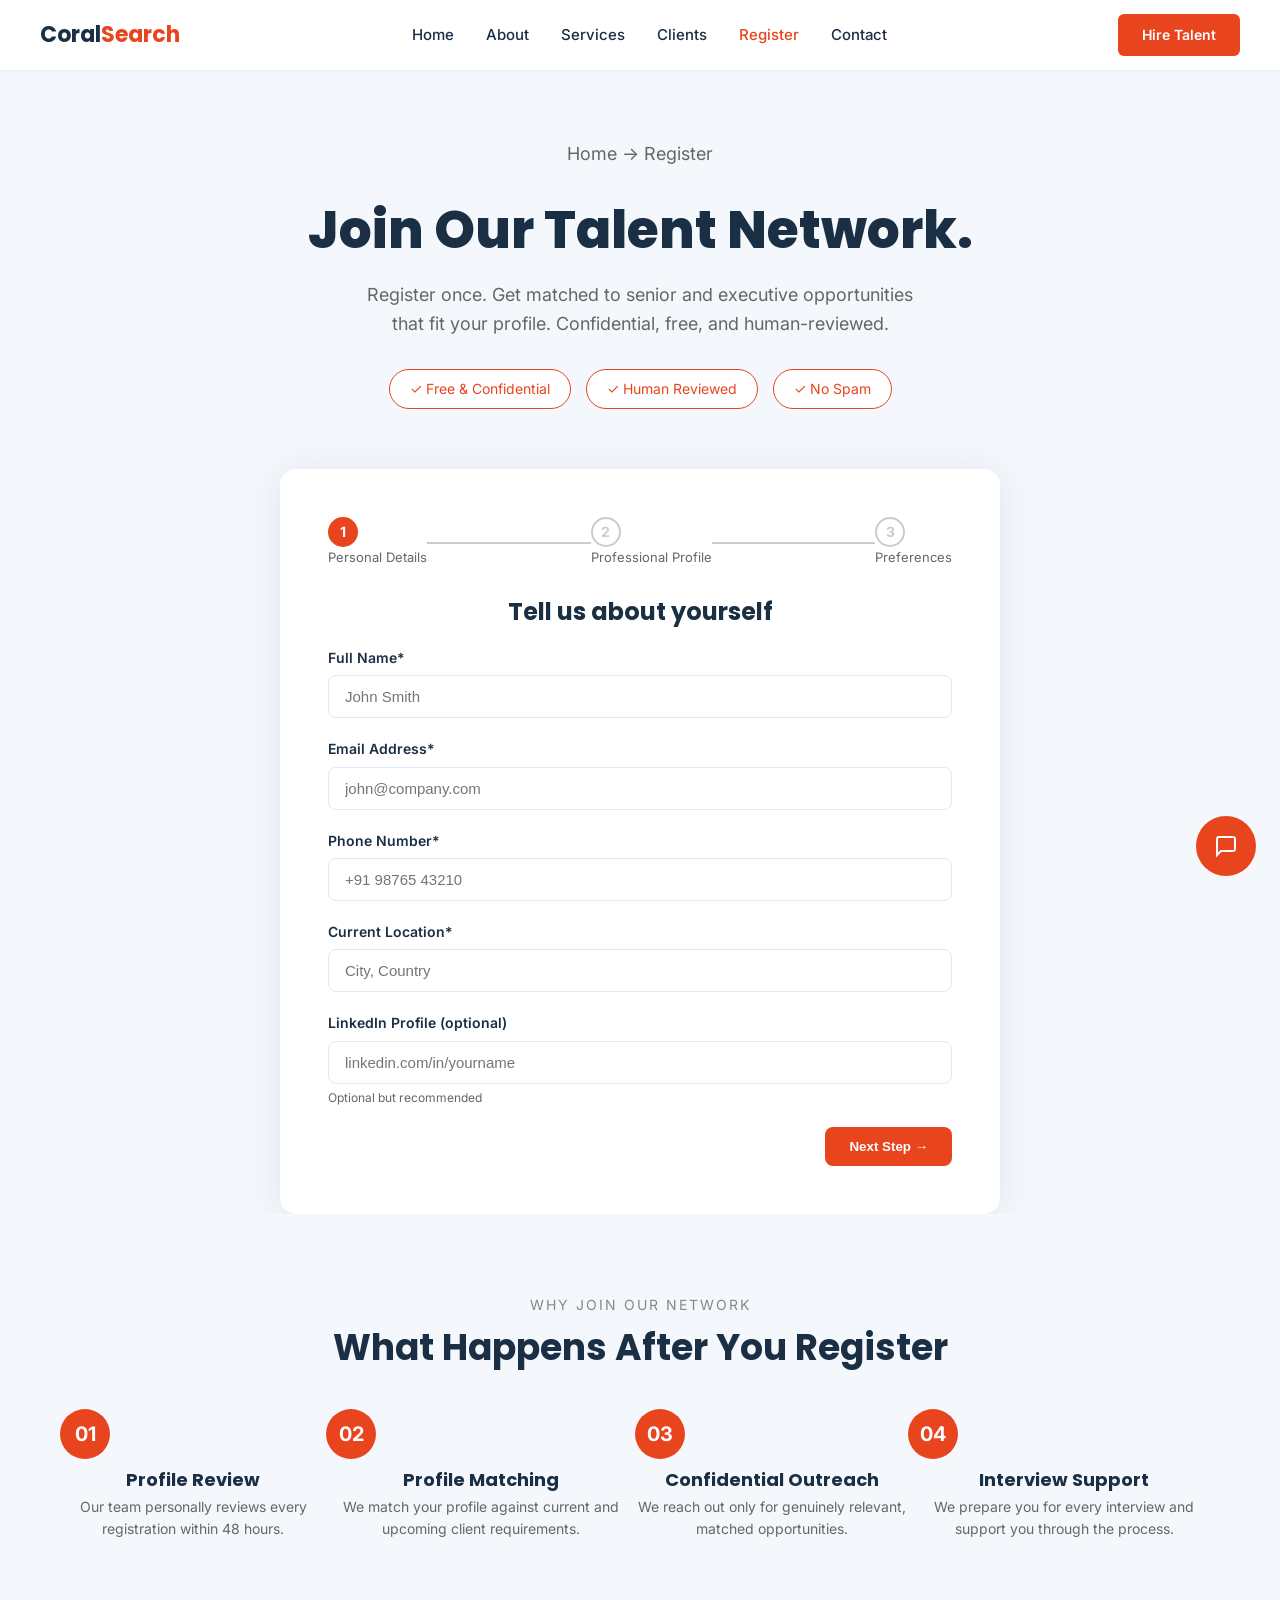
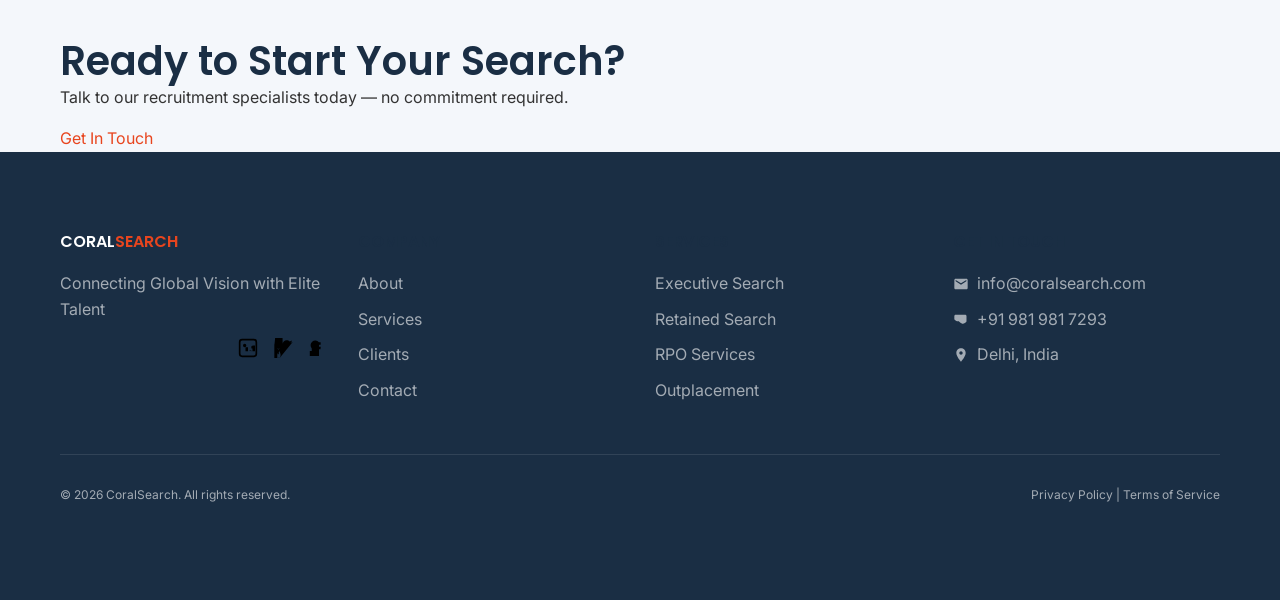
<file: register.html>
<!DOCTYPE html>
<html lang="en">
<head>
  <meta charset="UTF-8">
  <meta name="viewport" content="width=device-width, initial-scale=1.0">
  <title>Join Our Talent Network | CoralSearch</title>
  <meta name="description" content="Register with CoralSearch talent network. Get matched to executive and senior roles across industries. Free and confidential.">

  <link rel="preconnect" href="https://fonts.googleapis.com">
  <link rel="preconnect" href="https://fonts.gstatic.com" crossorigin>
  <link href="https://fonts.googleapis.com/css2?family=Inter:wght@400;500;600&family=Poppins:wght@600;700&display=swap" rel="stylesheet">
  <link rel="stylesheet" href="assets/css/global.css">
  <link rel="stylesheet" href="assets/css/nav.css">

  <style>
    /* General Styles */
    body {
      font-family: 'Inter', sans-serif;
      color: #333;
      line-height: 1.6;
    }

    .container {
      max-width: 1200px;
      margin: 0 auto;
      padding: 0 20px;
    }

    /* Page Hero Styles */
    .page-hero {
      background-color: #F4F7FB;
      padding-top: 140px;
      padding-bottom: 60px;
      text-align: center;
    }

    .page-hero-breadcrumb {
      font-size: 14px;
      color: #888;
      margin-bottom: 20px;
    }

    .page-hero h1 {
      font-size: 52px;
      font-weight: 800;
      color: #1A2E44;
      margin-bottom: 20px;
      font-family: 'Poppins', sans-serif;
    }

    .page-hero p {
      font-size: 18px;
      color: #666;
      max-width: 560px;
      margin: 0 auto 30px;
    }

    .page-hero-badges {
      display: flex;
      justify-content: center;
      gap: 15px;
    }

    .page-hero-badges span {
      background-color: #fff;
      border: 1px solid #E8451E;
      color: #E8451E;
      padding: 8px 20px;
      border-radius: 9999px;
      font-size: 14px;
    }

    /* Form Styles */
    .form-container {
      background-color: #fff;
      max-width: 720px;
      margin: 0 auto;
      padding: 48px;
      border-radius: 16px;
      box-shadow: 0 4px 40px rgba(0, 0, 0, 0.08);
    }

    .form-progress {
      display: flex;
      justify-content: space-between;
      align-items: center;
      margin-bottom: 30px;
    }

    .step-circle {
      width: 30px;
      height: 30px;
      border-radius: 50%;
      border: 2px solid #ccc;
      color: #ccc;
      font-size: 14px;
      font-weight: 700;
      display: flex;
      justify-content: center;
      align-items: center;
      transition: background-color 0.2s ease, border-color 0.2s ease, color 0.2s ease;
    }

    .step-circle.active {
      border-color: #E8451E;
      color: #fff;
      background-color: #E8451E;
    }

    .step-circle.completed {
      background-color: #E8451E;
      color: #fff;
      border-color: #E8451E;
    }

    .step-line {
      flex-grow: 1;
      height: 2px;
      background-color: #ccc;
      position: relative;
    }

    .step-line.filled {
      background-color: #E8451E;
    }

    .step-label {
      font-size: 13px;
      color: #666;
      text-align: center;
    }

    .form-step {
      display: none;
    }

    .form-step h3 {
      font-size: 24px;
      font-weight: 700;
      color: #1A2E44;
      margin-bottom: 20px;
      text-align: center;
    }

    .form-group {
      margin-bottom: 20px;
    }

    .form-group label {
      font-size: 14px;
      font-weight: 600;
      color: #1A2E44;
      margin-bottom: 6px;
      display: block;
    }

    .form-group input,
    .form-group select,
    .form-group textarea {
      width: 100%;
      padding: 12px 16px;
      border: 1.5px solid #e2e8f0;
      border-radius: 8px;
      font-size: 15px;
      outline: none;
      transition: border-color 0.2s ease, box-shadow 0.2s ease;
    }

    .form-group input:focus,
    .form-group select:focus,
    .form-group textarea:focus {
      border-color: #E8451E;
      box-shadow: 0 0 0 3px rgba(232, 69, 30, 0.1);
    }

    .form-group .field-error {
      font-size: 12px;
      color: #ef4444;
      margin-top: 4px;
      display: none;
    }

    .form-group .helper-text {
      font-size: 12px;
      color: #666;
      margin-top: 4px;
      display: block;
    }

    .form-buttons {
      display: flex;
      justify-content: space-between;
      align-items: center;
    }

    .form-buttons button {
      padding: 12px 24px;
      border-radius: 8px;
      font-weight: 600;
      cursor: pointer;
      transition: background-color 0.2s ease, color 0.2s ease;
    }

    .form-buttons button.outline {
      background: none;
      border: 1px solid #1A2E44;
      color: #1A2E44;
    }

    .form-buttons button.primary {
      background-color: #E8451E;
      color: #fff;
      border: none;
    }

    .form-buttons button.primary:disabled {
      opacity: 0.7;
      cursor: not-allowed;
    }

    .form-success {
      text-align: center;
    }

    .form-success .checkmark {
      width: 80px;
      height: 80px;
      border-radius: 50%;
      background-color: #E8451E;
      color: #fff;
      font-size: 40px;
      display: flex;
      justify-content: center;
      align-items: center;
      margin: 0 auto 20px;
    }

    .form-success h3 {
      font-size: 28px;
      font-weight: 700;
      color: #1A2E44;
      margin-bottom: 15px;
    }

    .form-success p {
      font-size: 16px;
      color: #666;
      margin-bottom: 30px;
    }

    .form-success a {
      background-color: #E8451E;
      color: #fff;
      padding: 12px 24px;
      border-radius: 8px;
      font-weight: 600;
      text-decoration: none;
      transition: background-color 0.2s ease, color 0.2s ease;
    }

    .form-success a:hover {
      background-color: #c73a18;
    }

    .toast {
      background-color: #ef4444;
      color: #fff;
      padding: 12px 24px;
      border-radius: 8px;
      text-align: center;
      position: fixed;
      top: 20px;
      left: 50%;
      transform: translateX(-50%);
      z-index: 1001;
      display: none;
    }

    /* Why Register Section */
    .why-register-section {
      background-color: #F4F7FB;
      padding: 80px 0;
    }

    .why-register-label {
      font-size: 14px;
      color: #888;
      text-transform: uppercase;
      letter-spacing: 2px;
      margin-bottom: 10px;
      text-align: center;
    }

    .why-register-section h2 {
      font-size: 36px;
      font-weight: 700;
      color: #1A2E44;
      margin-bottom: 40px;
      text-align: center;
      font-family: 'Poppins', sans-serif;
    }

    .why-register-grid {
      display: flex;
      justify-content: space-between;
      align-items: center;
    }

    .why-register-step {
      text-align: center;
    }

    .why-register-step-icon {
      width: 50px;
      height: 50px;
      border-radius: 50%;
      background-color: #E8451E;
      color: #fff;
      font-size: 20px;
      font-weight: 700;
      display: flex;
      justify-content: center;
      align-items: center;
      margin-bottom: 10px;
    }

    .why-register-step h3 {
      font-size: 18px;
      font-weight: 700;
      color: #1A2E44;
      margin-bottom: 5px;
    }

    .why-register-step p {
      font-size: 14px;
      color: #666;
    }

    .why-register-grid::before {
      content: "";
      position: absolute;
      top: 25px;
      left: 50%;
      transform: translateX(-50%);
      width: 80%;
      height: 2px;
      border-top: 2px dashed #ccc;
    }

    /* Footer Styles */
    .site-footer {
      background-color: #1A2E44;
      color: #fff;
      padding: 80px 0;
    }

    .footer-grid {
      display: grid;
      grid-template-columns: repeat(4, 1fr);
      gap: 30px;
    }

    .footer-col h3 {
      font-size: 16px;
      font-weight: 600;
      text-transform: uppercase;
      margin-bottom: 20px;
    }

    .footer-col ul {
      list-style: none;
      padding: 0;
    }

    .footer-col li {
      margin-bottom: 10px;
    }

    .footer-col a {
      color: rgba(255, 255, 255, 0.6);
      text-decoration: none;
      transition: color 0.2s ease;
    }

    .footer-col a:hover {
      color: #E8451E;
    }

    .footer-col p {
      color: rgba(255, 255, 255, 0.6);
    }

    .footer-col .contact-info {
      display: flex;
      align-items: center;
      margin-bottom: 10px;
    }

    .footer-col .contact-info svg {
      width: 16px;
      height: 16px;
      margin-right: 8px;
      fill: rgba(255, 255, 255, 0.6);
    }

    .footer-bottom {
      border-top: 1px solid rgba(255, 255, 255, 0.1);
      padding-top: 30px;
      margin-top: 40px;
      display: flex;
      justify-content: space-between;
      font-size: 12px;
      color: rgba(255, 255, 255, 0.6);
    }

    .footer-bottom a {
      color: rgba(255, 255, 255, 0.6);
      text-decoration: none;
      transition: color 0.2s ease;
    }

    .footer-bottom a:hover {
      color: #E8451E;
    }

    .social-icons {
      display: flex;
      justify-content: flex-end;
    }

    .social-icons a {
      margin-left: 15px;
      color: #fff;
      transition: color 0.2s ease;
    }

    .social-icons a:hover {
      color: #E8451E;
    }

    /* Responsive Styles */
    @media (max-width: 768px) {
      .page-hero-badges {
        flex-direction: column;
        align-items: center;
      }

      .form-container {
        padding: 32px;
      }

      .form-group input,
      .form-group select,
      .form-group textarea {
        width: 100%;
      }

      .form-buttons {
        flex-direction: column;
      }

      .form-buttons button {
        width: 100%;
        margin-bottom: 10px;
      }

      .why-register-grid {
        flex-direction: column;
      }

      .why-register-grid::before {
        display: none;
      }

      .why-register-step {
        margin-bottom: 40px;
      }

      .footer-grid {
        grid-template-columns: 1fr;
      }

      .footer-bottom {
        flex-direction: column;
        text-align: center;
      }

      .social-icons {
        justify-content: center;
        margin-top: 20px;
      }
    }
  </style>
</head>
<body>

  <nav class="navbar">
    <a href="index.html" class="nav-logo">
      Coral<span>Search</span>
    </a>
    <button class="hamburger" aria-label="Toggle menu">
      <span></span><span></span><span></span>
    </button>
    <ul class="nav-links">
      <li><a href="index.html">Home</a></li>
      <li><a href="about.html">About</a></li>
      <li><a href="services.html">Services</a></li>
      <li><a href="clients.html">Clients</a></li>
      <li><a href="register.html" class="active">Register</a></li>
      <li><a href="contact.html">Contact</a></li>
    </ul>
    <a href="contact.html" class="nav-cta">Hire Talent</a>
  </nav>

  <section class="page-hero">
    <div class="container">
      <p class="page-hero-breadcrumb">Home → Register</p>
      <h1>Join Our Talent Network.</h1>
      <p>Register once. Get matched to senior and executive opportunities that fit your profile. Confidential, free, and human-reviewed.</p>
      <div class="page-hero-badges">
        <span>✓ Free & Confidential</span>
        <span>✓ Human Reviewed</span>
        <span>✓ No Spam</span>
      </div>
    </div>
  </section>

  <section class="form-section">
    <div class="container">
      <div class="form-container">

        <div id="toast" class="toast"></div>

        <div id="form-progress" class="form-progress">
          <div style="text-align: center;">
            <div class="step-circle active">1</div>
            <div class="step-label">Personal Details</div>
          </div>
          <div class="step-line"></div>
          <div style="text-align: center;">
            <div class="step-circle">2</div>
            <div class="step-label">Professional Profile</div>
          </div>
          <div class="step-line"></div>
          <div style="text-align: center;">
            <div class="step-circle">3</div>
            <div class="step-label">Preferences</div>
          </div>
        </div>

        <form id="register-form">

          <div class="form-step" data-step="1">
            <h3>Tell us about yourself</h3>

            <div class="form-group">
              <label for="fullName">Full Name*</label>
              <input type="text" id="fullName" name="fullName" placeholder="John Smith" required>
              <div class="field-error"></div>
            </div>

            <div class="form-group">
              <label for="email">Email Address*</label>
              <input type="email" id="email" name="email" placeholder="john@company.com" required>
              <div class="field-error"></div>
            </div>

            <div class="form-group">
              <label for="phone">Phone Number*</label>
              <input type="tel" id="phone" name="phone" placeholder="+91 98765 43210" required>
              <div class="field-error"></div>
            </div>

            <div class="form-group">
              <label for="location">Current Location*</label>
              <input type="text" id="location" name="location" placeholder="City, Country" required>
              <div class="field-error"></div>
            </div>

            <div class="form-group">
              <label for="linkedin">LinkedIn Profile (optional)</label>
              <input type="url" id="linkedin" name="linkedin" placeholder="linkedin.com/in/yourname">
              <span class="helper-text">Optional but recommended</span>
            </div>

            <div class="form-buttons">
              <div></div>
              <button type="button" class="primary" id="next-1">Next Step →</button>
            </div>
          </div>

          <div class="form-step" data-step="2">
            <h3>Your professional background</h3>

            <div class="form-group">
              <label for="currentRole">Current Job Title*</label>
              <input type="text" id="currentRole" name="currentRole" placeholder="Senior Manager - Finance" required>
              <div class="field-error"></div>
            </div>

            <div class="form-group">
              <label for="experience">Years of Experience*</label>
              <select id="experience" name="experience" required>
                <option value="">Select experience level</option>
                <option value="0-1">0-1 years</option>
                <option value="1-3">1-3 years</option>
                <option value="3-5">3-5 years</option>
                <option value="5-10">5-10 years</option>
                <option value="10-15">10-15 years</option>
                <option value="15+">15+ years</option>
              </select>
              <div class="field-error"></div>
            </div>

            <div class="form-group">
              <label for="industry">Primary Industry*</label>
              <select id="industry" name="industry" required>
                <option value="">Select your industry</option>
                <option value="IT & Digital">IT & Digital</option>
                <option value="Finance & Banking">Finance & Banking</option>
                <option value="Sales & Marketing">Sales & Marketing</option>
                <option value="Supply Chain">Supply Chain</option>
                <option value="Human Resources">Human Resources</option>
                <option value="R&D & Innovation">R&D & Innovation</option>
                <option value="Market Research">Market Research</option>
                <option value="Packaging">Packaging</option>
                <option value="Other">Other</option>
              </select>
              <div class="field-error"></div>
            </div>

            <div class="form-group">
              <label for="skills">Key Skills*</label>
              <textarea id="skills" name="skills" rows="3" placeholder="e.g. Digital Product Management, Data Analytics, Python, Team Leadership" required></textarea>
              <span class="helper-text">Separate skills with commas</span>
              <div class="field-error"></div>
            </div>

            <div class="form-group">
              <label for="employer">Current Employer (optional)</label>
              <input type="text" id="employer" name="employer">
              <span class="helper-text">Kept strictly confidential</span>
            </div>

            <div class="form-group">
              <label for="cvLink">CV / Portfolio Link (optional)</label>
              <input type="url" id="cvLink" name="cvLink" placeholder="Google Drive or Dropbox link">
              <span class="helper-text">Share a link to your CV if available</span>
            </div>

            <div class="form-buttons">
              <button type="button" class="outline" id="back-2">← Back</button>
              <button type="button" class="primary" id="next-2">Next Step →</button>
            </div>
          </div>

          <div class="form-step" data-step="3">
            <h3>What are you looking for?</h3>

            <div class="form-group">
              <label>Preferred Job Types*</label>
              <div style="display: flex; flex-wrap: wrap; gap: 10px;">
                <label style="display: inline-flex; align-items: center; gap: 5px;">
                  <input type="checkbox" name="jobType" value="Permanent"> Permanent
                </label>
                <label style="display: inline-flex; align-items: center; gap: 5px;">
                  <input type="checkbox" name="jobType" value="Contract"> Contract
                </label>
                <label style="display: inline-flex; align-items: center; gap: 5px;">
                  <input type="checkbox" name="jobType" value="Interim"> Interim
                </label>
                <label style="display: inline-flex; align-items: center; gap: 5px;">
                  <input type="checkbox" name="jobType" value="Part-time"> Part-time
                </label>
              </div>
            </div>

            <div class="form-group">
              <label for="preferredLocation">Preferred Location(s)</label>
              <input type="text" id="preferredLocation" name="preferredLocation" placeholder="e.g. Delhi, Mumbai, Remote">
            </div>

            <div class="form-group">
              <label for="noticePeriod">Notice Period*</label>
              <select id="noticePeriod" name="noticePeriod" required>
                <option value="">Select notice period</option>
                <option value="Immediately available">Immediately available</option>
                <option value="2 weeks">2 weeks</option>
                <option value="1 month">1 month</option>
                <option value="2 months">2 months</option>
                <option value="3+ months">3+ months</option>
              </select>
              <div class="field-error"></div>
            </div>

            <div class="form-group">
              <label for="salaryRange">Expected Salary Range (optional)</label>
              <select id="salaryRange" name="salaryRange">
                <option value="">Prefer not to say</option>
                <option value="Below ₹10 LPA">Below ₹10 LPA</option>
                <option value="₹10-20 LPA">₹10-20 LPA</option>
                <option value="₹20-35 LPA">₹20-35 LPA</option>
                <option value="₹35-50 LPA">₹35-50 LPA</option>
                <option value="₹50-75 LPA">₹50-75 LPA</option>
                <option value="₹75 LPA+">₹75 LPA+</option>
              </select>
            </div>

            <div class="form-group">
              <label for="notes">Additional Notes (optional)</label>
              <textarea id="notes" name="notes" rows="3" placeholder="Anything else you'd like us to know about your preferences..."></textarea>
            </div>

            <div class="form-group">
              <label style="display: inline-flex; align-items: center; gap: 5px;">
                <input type="checkbox" id="consent" name="consent" required>
                I agree to CoralSearch storing my information to match me with relevant opportunities. I can withdraw consent at any time by emailing info@coralsearch.com
              </label>
              <div class="field-error" id="consent-error" style="display: none;">You must agree to the privacy policy</div>
            </div>

            <div class="form-group">
              <label style="display: inline-flex; align-items: center; gap: 5px;">
                <input type="checkbox" name="newsletter">
                I'd like to receive career tips and industry insights from CoralSearch
              </label>
            </div>

            <div class="form-buttons">
              <button type="button" class="outline" id="back-3">← Back</button>
              <button type="submit" class="primary" id="submit-btn">Submit Registration</button>
            </div>
          </div>

        </form>

        <div id="success-message" class="form-success" style="display: none;">
          <div class="checkmark">✓</div>
          <h3>You're in our Talent Network!</h3>
          <p>Thank you for registering. Our team will review your profile and reach out when we find opportunities that match your background.</p>
          <p style="font-size: 12px; color: #666;">Questions? Email us at info@coralsearch.com</p>
          <a href="index.html">Back to Home</a>
        </div>

      </div>
    </div>
  </section>

  <section class="why-register-section">
    <div class="container">
      <p class="why-register-label">Why Join Our Network</p>
      <h2 style="font-family: 'Poppins', sans-serif;">What Happens After You Register</h2>
      <div class="why-register-grid">
        <div class="why-register-step">
          <div class="why-register-step-icon">01</div>
          <h3>Profile Review</h3>
          <p>Our team personally reviews every registration within 48 hours.</p>
        </div>
        <div class="why-register-step">
          <div class="why-register-step-icon">02</div>
          <h3>Profile Matching</h3>
          <p>We match your profile against current and upcoming client requirements.</p>
        </div>
        <div class="why-register-step">
          <div class="why-register-step-icon">03</div>
          <h3>Confidential Outreach</h3>
          <p>We reach out only for genuinely relevant, matched opportunities.</p>
        </div>
        <div class="why-register-step">
          <div class="why-register-step-icon">04</div>
          <h3>Interview Support</h3>
          <p>We prepare you for every interview and support you through the process.</p>
        </div>
      </div>
    </div>
  </section>

  <section class="cta-section">
    <div class="container">
      <h2 style="font-family: 'Poppins', sans-serif;">Ready to Start Your Search?</h2>
      <p>Talk to our recruitment specialists today — no commitment required.</p>
      <a href="contact.html">Get In Touch</a>
    </div>
  </section>

  <footer class="site-footer">
    <div class="container">
      <div class="footer-grid">
        <div class="footer-col">
          <h3 style="color: #fff;">
            Coral<span style="color: #E8451E;">Search</span>
          </h3>
          <p style="color: rgba(255, 255, 255, 0.6);">Connecting Global Vision with Elite Talent</p>
          <div class="social-icons">
            <a href="#" aria-label="LinkedIn"><svg xmlns="http://www.w3.org/2000/svg" viewBox="0 0 24 24" width="20" height="20"><path d="M19 3a2 2 0 0 1 2 2v14a2 2 0 0 1-2 2H5a2 2 0 0 1-2-2V5a2 2 0 0 1 2-2h14m0-2H5a4 4 0 0 0-4 4v14a4 4 0 0 0 4 4h14a4 4 0 0 0 4-4V5a4 4 0 0 0-4-4z"/><path d="M8 11a2 2 0 1 1 0-4 2 2 0 0 1 0 4zM12 16v-5H9v5h3zm4 0v-3c0-.53.22-.79.65-.79a.84.84 0 0 1 .73.79v3h3V9h-3v1c0-.56-.22-.79-.65-.79a.84.84 0 0 1-.73.79v5h-3z"/></svg></a>
            <a href="#" aria-label="Twitter"><svg xmlns="http://www.w3.org/2000/svg" viewBox="0 0 24 24" width="20" height="20"><path d="M23.643 4.937c-.835.37-1.732.62-2.675.733.962-.576 1.664-1.485 2.033-2.53-.936.555-1.956.959-3.026 1.175-.884-.945-2.164-1.542-3.59-1.542-2.672 0-4.867 2.195-4.867 4.866 0 .38.044.746.124 1.094-4.04-203-7.625-2.135-10.034-1.06.33 578.512 1.674 2.14 4.218 4.421 2.224 4.522 4.694 5.834-1.037-.031-2.008-.317-2.783-.643 0 0 0 0 0 0 .393 4.92 1.36 6.466 3.382-1.169-.023-2.258-.429-3.234-.877.324 1.017 1.26 1.754 2.366 1.773-.957.754-2.175 1.163-3.48 1.163-.223 0-.443-.013-.662-.039 1.215.98 2.67 1.551 4.287 1.551 5.144 0 7.953-4.256 7.953-7.954 0-.121-.234-.241-.34-.367.49-.355.916-.793 1.249-1.293z"/></svg></a>
            <a href="#" aria-label="Facebook"><svg xmlns="http://www.w3.org/2000/svg" viewBox="0 0 24 24" width="20" height="20"><path d="M9.197 21.5h4v-8.01h1.797l.303-2.99h-2.1V8.5a.5.5 0 0 1 .5-.5h1.5v-2.99h-2.147A5.417 5.417 0 0 0 4.5 12.56v2.94h-2.343V21.5h4.84z"/></svg></a>
          </div>
        </div>

        <div class="footer-col">
          <h3>Company</h3>
          <ul>
            <li><a href="about.html">About</a></li>
            <li><a href="services.html">Services</a></li>
            <li><a href="clients.html">Clients</a></li>
            <li><a href="contact.html">Contact</a></li>
          </ul>
        </div>

        <div class="footer-col">
          <h3>Services</h3>
          <ul>
            <li><a href="#">Executive Search</a></li>
            <li><a href="#">Retained Search</a></li>
            <li><a href="#">RPO Services</a></li>
            <li><a href="#">Outplacement</a></li>
          </ul>
        </div>

        <div class="footer-col">
          <h3>Get In Touch</h3>
          <p class="contact-info">
            <svg xmlns="http://www.w3.org/2000/svg" viewBox="0 0 24 24"><path d="M20 4H4c-1.1 0-1.99.9-1.99 2L2 18c0 1.1.9 2 2 2h16c1.1 0 2-.9 2-2V6c0-1.1-.9-2-2-2zm0 4l-8 5-8-5V6l8 5 8-5v2z"/></svg>
            <a href="mailto:info@coralsearch.com">info@coralsearch.com</a>
          </p>
          <p class="contact-info">
            <svg xmlns="http://www.w3.org/2000/svg" viewBox="0 0 24 24"><path d="M6.62 10.79c1.44 2.57 3.9 4.9 6.61 6.35 1.22.6 2.74.54 3.9-.16l2.26-1.48c.53-.35.85-.92.85-1.54V6c0-1.1-.9-2-2-2H4c-1.1 0-2 .9-2 2v4.38c0 .62.32 1.19.85 1.54l2.26 1.48c1.16.76 2.68.82 3.9.16z"/></svg>
            +91 981 981 7293
          </p>
          <p class="contact-info">
            <svg xmlns="http://www.w3.org/2000/svg" viewBox="0 0 24 24"><path d="M12 2C8.13 2 5 5.13 5 9c0 5.25 7 13 7 13s7-7.75 7-13c0-3.87-3.13-7-7-7zm0 9.5c-1.38 0-2.5-1.12-2.5-2.5s1.12-2.5 2.5-2.5 2.5 1.12 2.5 2.5-1.12 2.5-2.5 2.5z"/></svg>
            Delhi, India
          </p>
        </div>
      </div>

      <div class="footer-bottom">
        <p>&copy; <span id="year"></span> CoralSearch. All rights reserved.</p>
        <div>
          <a href="#">Privacy Policy</a> | <a href="#">Terms of Service</a>
        </div>
      </div>
    </div>
  </footer>

  <script src="assets/js/nav.js"></script>
  <script>
    const APPS_SCRIPT_URL = "https://script.google.com/macros/s/AKfycbxf-dmOz8Mcb8Qg5HLpMUyD4xlRxNmt53xjnenvQDKgbPF3Ph4_-VWseGVfXdhw2K5tkA/exec";

    // Nav scroll
    window.addEventListener('scroll', () => {
      const nav = document.querySelector('.navbar');
      nav.style.background = '#fff';
      nav.style.boxShadow = window.scrollY > 50
        ? '0 2px 20px rgba(0,0,0,0.08)'
        : '0 1px 3px rgba(0,0,0,0.05)';
    });

    // Multi-step form logic
    let currentStep = 1;
    const totalSteps = 3;

    function showStep(step) {
      document.querySelectorAll('.form-step')
        .forEach(s => s.style.display = 'none');
      document.querySelector(
        `.form-step[data-step="${step}"]`)
        .style.display = 'block';
      updateProgressBar(step);
    }

    function updateProgressBar(step) {
      document.querySelectorAll('.step-circle')
        .forEach((circle, index) => {
          if (index + 1 < step) {
            circle.classList.add('completed');
            circle.classList.remove('active');
            circle.textContent = '✓';
          } else if (index + 1 === step) {
            circle.classList.add('active');
            circle.classList.remove('completed');
            circle.textContent = index + 1;
          } else {
            circle.classList.remove('active', 'completed');
            circle.textContent = index + 1;
          }
        });
      // Update connector lines
      document.querySelectorAll('.step-line')
        .forEach((line, index) => {
          line.classList.toggle('filled',
            index + 1 < step);
        });
    }

    function validateStep(step) {
      let valid = true;
      const stepEl = document.querySelector(
        `.form-step[data-step="${step}"]`);

      stepEl.querySelectorAll('[required]')
        .forEach(field => {
          const errorEl = field.parentElement
            .querySelector('.field-error');
          if (!field.value.trim()) {
            field.style.borderColor = '#ef4444';
            if (errorEl) {
              errorEl.textContent =
                'This field is required';
              errorEl.style.display = 'block';
            }
            valid = false;
          } else {
            field.style.borderColor = '#e2e8f0';
            if (errorEl) errorEl.style.display = 'none';
          }
        });

      // Check consent on step 3
      if (step === 3) {
        const consent = document.getElementById(
          'consent');
        if (!consent.checked) {
          document.getElementById('consent-error')
            .style.display = 'block';
          valid = false;
        } else {
          document.getElementById('consent-error')
            .style.display = 'none';
        }
      }
      return valid;
    }

    document.getElementById('next-1')
      ?.addEventListener('click', () => {
        if (validateStep(1)) {
          currentStep = 2;
          showStep(2);
          window.scrollTo({ top: 300, behavior: 'smooth' });
        }
      });

    document.getElementById('next-2')
      ?.addEventListener('click', () => {
        if (validateStep(2)) {
          currentStep = 3;
          showStep(3);
          window.scrollTo({ top: 300, behavior: 'smooth' });
        }
      });

    document.getElementById('back-2')
      ?.addEventListener('click', () => {
        currentStep = 1;
        showStep(1);
      });

    document.getElementById('back-3')
      ?.addEventListener('click', () => {
        currentStep = 2;
        showStep(2);
      });

    // Form submission
    document.getElementById('register-form')
      ?.addEventListener('submit', async (e) => {
        e.preventDefault();
        if (!validateStep(3)) return;

        const submitBtn = document.getElementById(
          'submit-btn');
        submitBtn.textContent = 'Submitting...';
        submitBtn.disabled = true;

        // Get job types
        const jobTypes = Array.from(
          document.querySelectorAll(
            'input[name="jobType"]:checked'))
          .map(cb => cb.value).join(', ');

        const formData = {
          fullName: document.getElementById(
            'fullName').value,
          email: document.getElementById('email').value,
          phone: document.getElementById('phone').value,
          location: document.getElementById(
            'location').value,
          linkedin: document.getElementById(
            'linkedin').value,
          currentRole: document.getElementById(
            'currentRole').value,
          experience: document.getElementById(
            'experience').value,
          industry: document.getElementById(
            'industry').value,
          skills: document.getElementById('skills').value,
          employer: document.getElementById(
            'employer').value,
          cvLink: document.getElementById('cvLink').value,
          jobTypes: jobTypes,
          preferredLocation: document.getElementById(
            'preferredLocation').value,
          noticePeriod: document.getElementById(
            'noticePeriod').value,
          salaryRange: document.getElementById(
            'salaryRange').value,
          notes: document.getElementById('notes').value,
          consent: 'Yes'
        };

        try {
          await fetch(APPS_SCRIPT_URL, {
            method: 'POST',
            mode: 'no-cors',
            headers: { 'Content-Type': 'application/json' },
            body: JSON.stringify(formData)
          });

          // Show success (no-cors means we assume success)
          document.getElementById('register-form')
            .style.display = 'none';
          document.getElementById('form-progress')
            .style.display = 'none';
          document.getElementById('success-message')
            .style.display = 'block';

        } catch (error) {
          showToast('Something went wrong. Please try again or email info@coralsearch.com');
          submitBtn.textContent = 'Submit Registration';
          submitBtn.disabled = false;
        }
      });

    function showToast(message) {
      const toast = document.getElementById('toast');
      toast.textContent = message;
      toast.style.display = 'block';
      setTimeout(() => {
        toast.style.display = 'none';
      }, 5000);
    }

    // Footer year
    document.getElementById('year').textContent =
      new Date().getFullYear();

    // Init
    showStep(1);
  </script>

  <link rel="stylesheet" href="assets/css/chatbot.css">
<script src="assets/js/chatbot.js"></script>

</body>
</html>
</file>
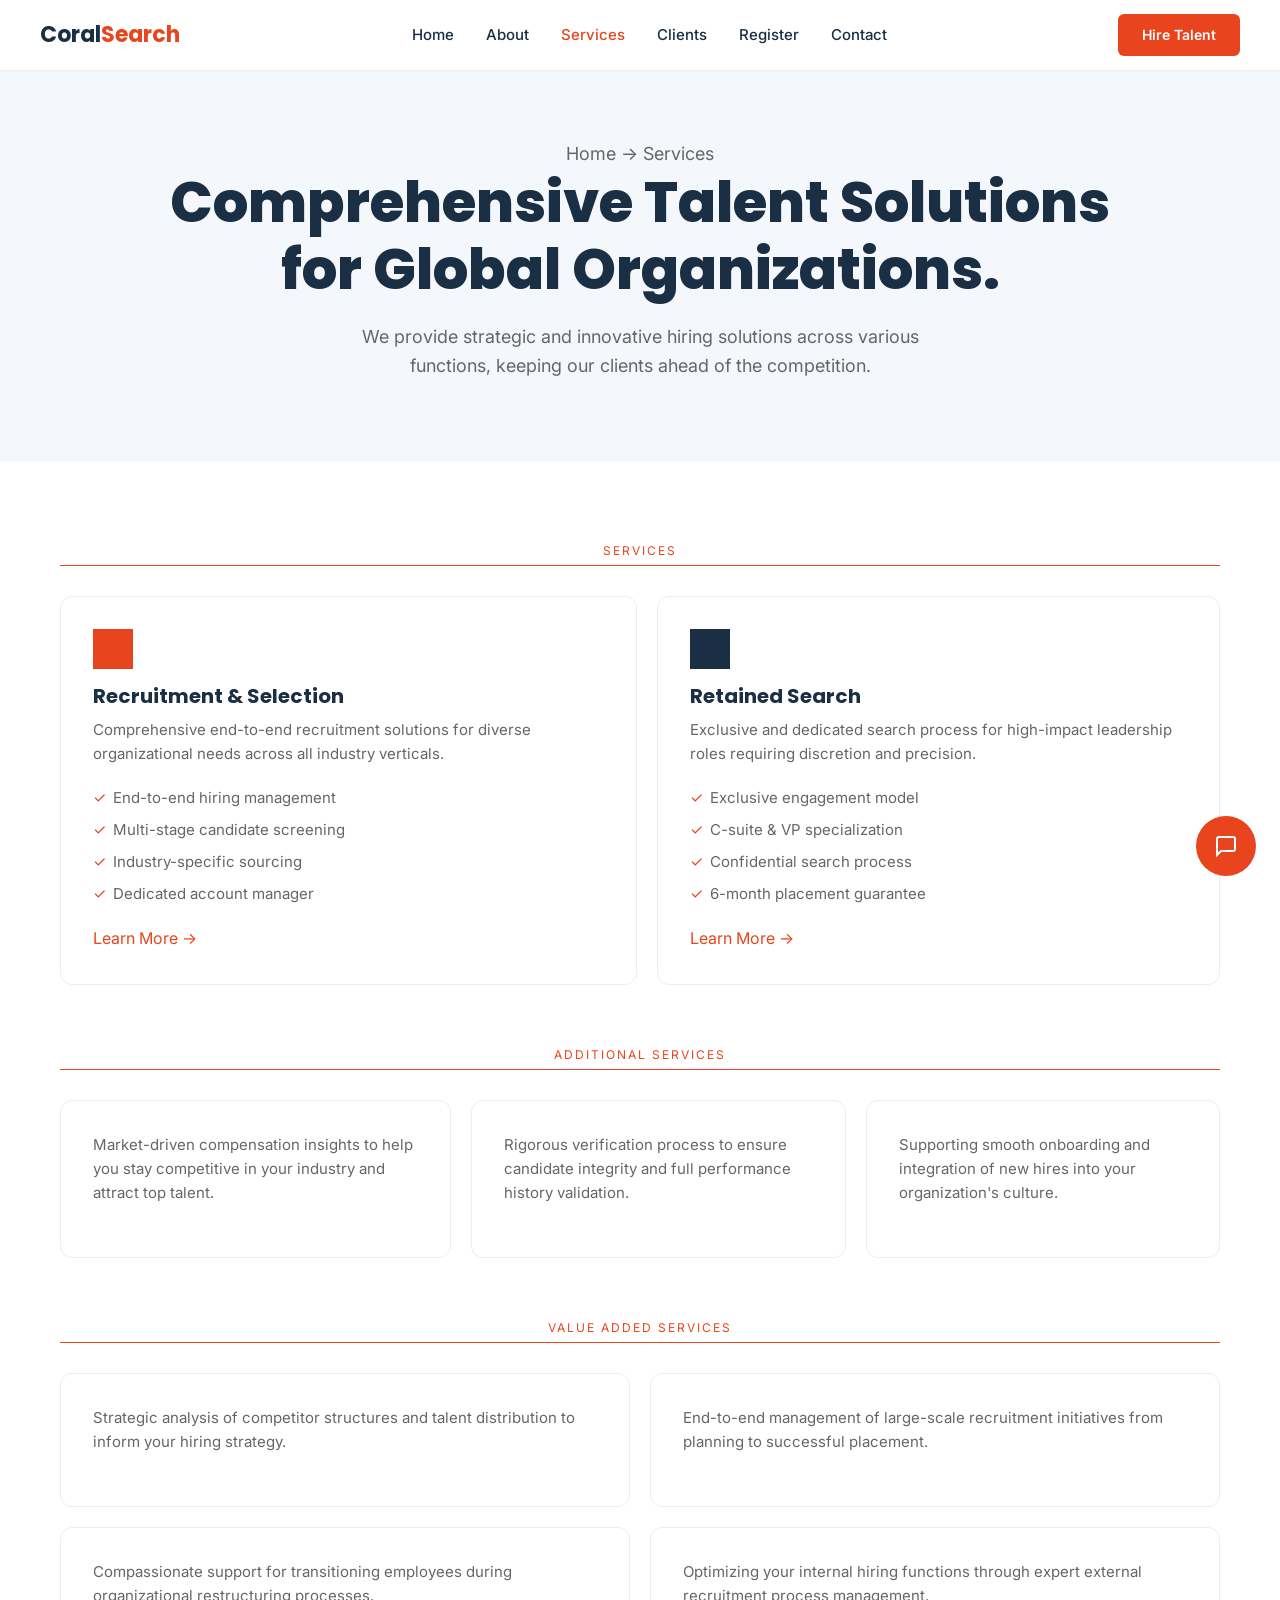
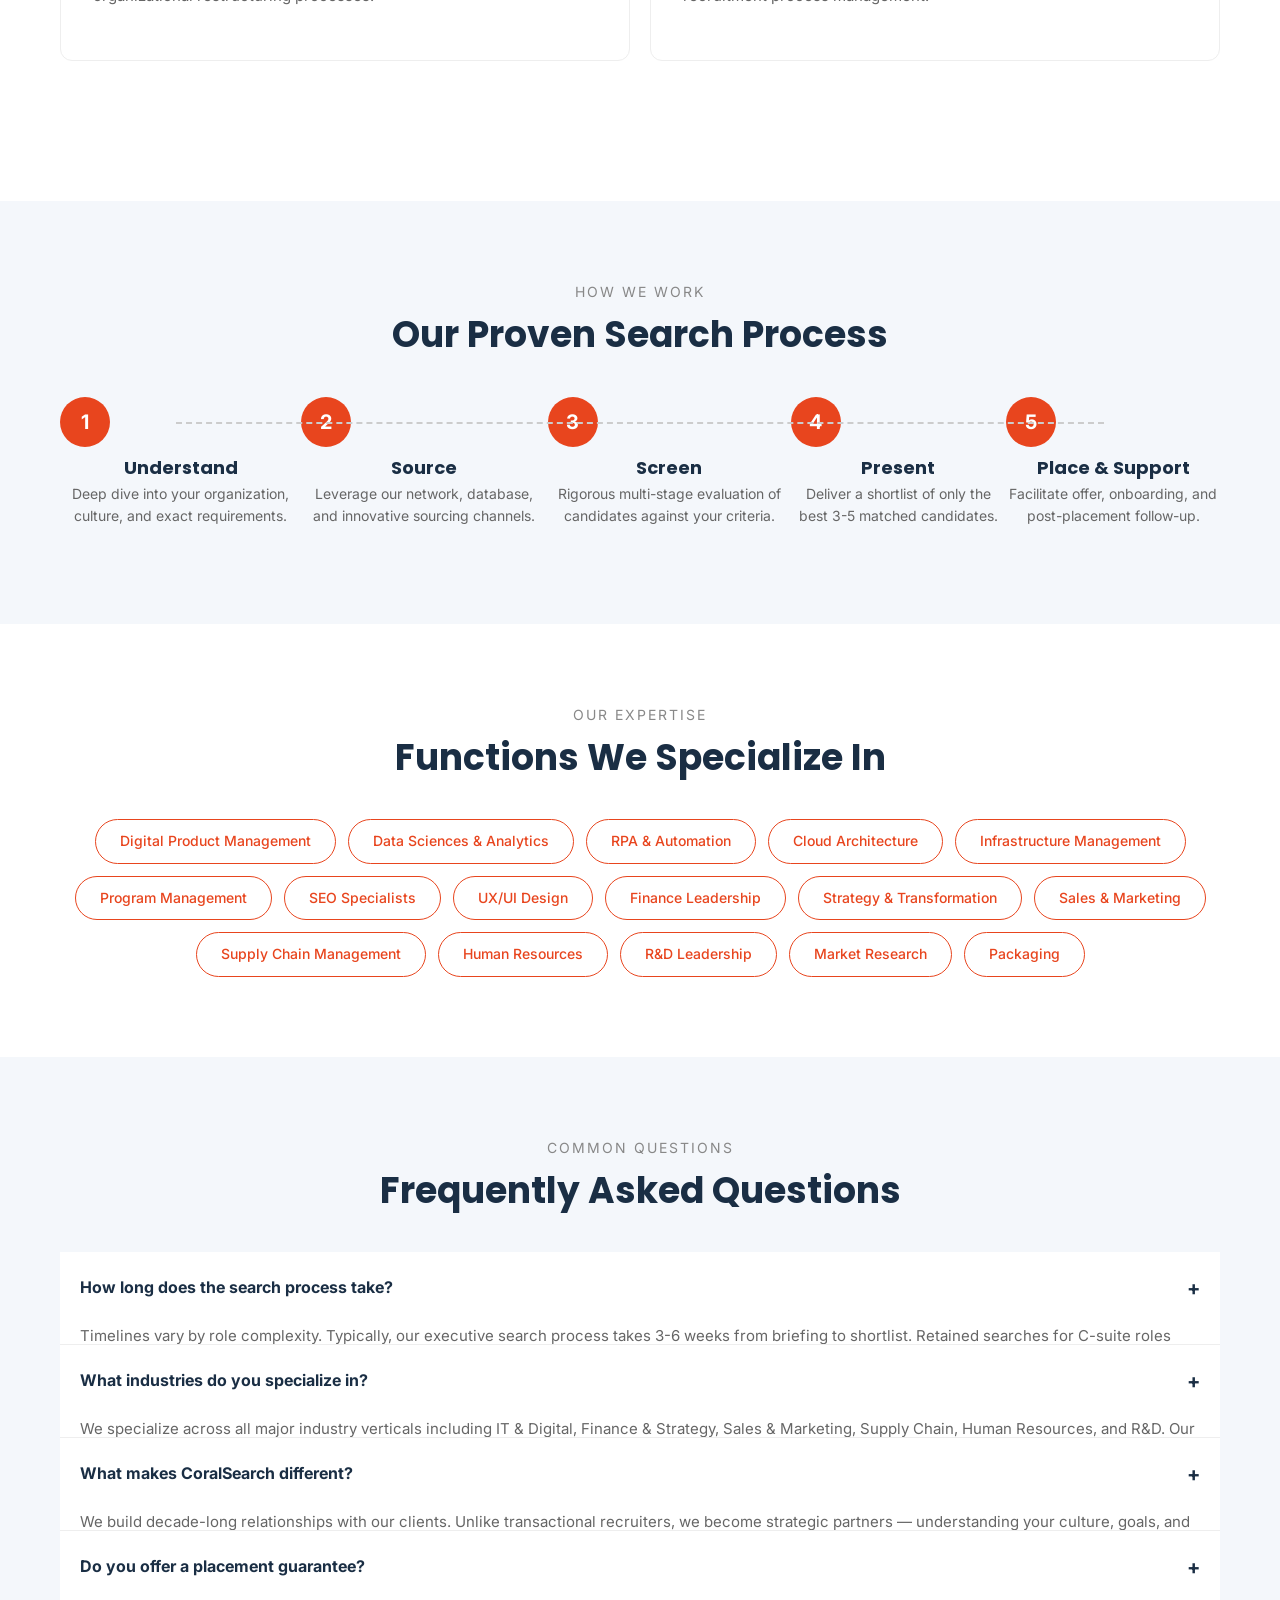
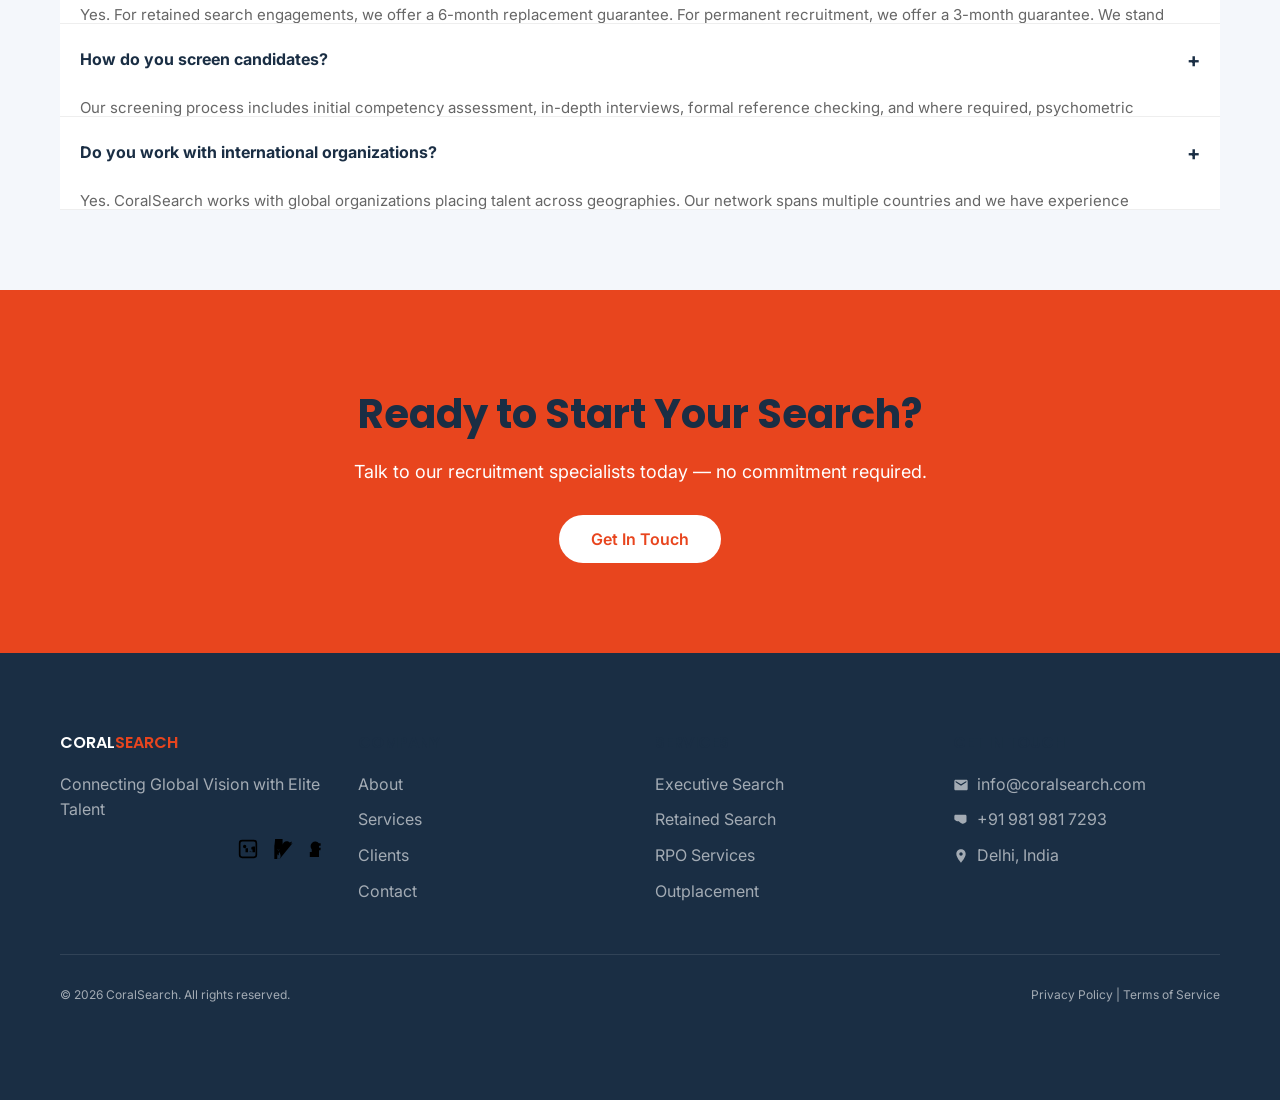
<file: services.html>
<!DOCTYPE html>
<html lang="en">
<head>
  <meta charset="UTF-8">
  <meta name="viewport" content="width=device-width, initial-scale=1.0">
  <title>Our Services | CoralSearch Executive Search</title>
  <meta name="description" content="CoralSearch offers executive search, retained search, RPO, outplacement and more — comprehensive talent solutions for global organizations.">

  <link rel="preconnect" href="https://fonts.googleapis.com">
  <link rel="preconnect" href="https://fonts.gstatic.com" crossorigin>
  <link href="https://fonts.googleapis.com/css2?family=Inter:wght@400;500;600&family=Poppins:wght@600;700&display=swap" rel="stylesheet">
  <link rel="stylesheet" href="assets/css/global.css">
  <link rel="stylesheet" href="assets/css/nav.css">

  <style>
    /* General Styles */
    body {
      font-family: 'Inter', sans-serif;
      color: #333;
      line-height: 1.6;
    }

    .container {
      max-width: 1200px;
      margin: 0 auto;
      padding: 0 20px;
    }

    /* Page Hero Styles */
    .page-hero {
      background-color: #F4F7FB;
      padding-top: 140px;
      padding-bottom: 80px;
      text-align: center;
    }

    .page-hero-breadcrumb {
      font-size: 14px;
      color: #888;
      margin-bottom: 20px;
    }

    .page-hero h1 {
      font-size: 56px;
      font-weight: 800;
      color: #1A2E44;
      margin-bottom: 20px;
      font-family: 'Poppins', sans-serif;
    }

    .page-hero p {
      font-size: 18px;
      color: #666;
      max-width: 600px;
      margin: 0 auto;
    }

    /* Services Section */
    .services-section {
      background-color: #fff;
      padding: 80px 0;
    }

    .services-label {
      color: #E8451E;
      text-transform: uppercase;
      font-size: 12px;
      letter-spacing: 2px;
      text-align: center;
      margin-bottom: 30px;
      display: block;
    }

    .services-label::after {
      content: "";
      display: block;
      width: 100%;
      height: 1px;
      background-color: #E8451E;
      margin-top: 5px;
    }

    .core-services-grid {
      display: flex;
      gap: 20px;
      margin-bottom: 60px;
    }

    .additional-services-grid {
      display: flex;
      gap: 20px;
      margin-bottom: 60px;
    }

    .value-added-services-grid {
      display: grid;
      grid-template-columns: repeat(2, 1fr);
      gap: 20px;
      margin-bottom: 60px;
    }

    .service-card {
      background-color: #fff;
      border: 1px solid #eee;
      border-radius: 12px;
      padding: 32px;
      transition: border-left 0.2s ease, box-shadow 0.2s ease, transform 0.2s ease;
    }

    .service-card:hover {
      border-left: 3px solid #E8451E;
      box-shadow: 0 4px 8px rgba(0, 0, 0, 0.05);
      transform: translateY(-4px);
    }

    .service-card-icon {
      width: 40px;
      height: 40px;
      margin-bottom: 15px;
    }

    .service-card-icon.coral {
      background-color: #E8451E;
    }

    .service-card-icon.navy {
      background-color: #1A2E44;
    }

    .service-card h3 {
      font-size: 20px;
      font-weight: 700;
      color: #1A2E44;
      margin-bottom: 10px;
    }

    .service-card p {
      font-size: 15px;
      color: #666;
      margin-bottom: 20px;
    }

    .service-card ul {
      list-style: none;
      padding: 0;
      margin-bottom: 20px;
    }

    .service-card li {
      font-size: 15px;
      color: #666;
      margin-bottom: 8px;
      position: relative;
      padding-left: 20px;
    }

    .service-card li::before {
      content: "✓";
      color: #E8451E;
      position: absolute;
      left: 0;
    }

    .service-card a {
      color: #E8451E;
      text-decoration: none;
      transition: color 0.2s ease;
    }

    .service-card a:hover {
      color: #1A2E44;
    }

    /* Our Process Section */
    .our-process-section {
      background-color: #F4F7FB;
      padding: 80px 0;
    }

    .our-process-label {
      font-size: 14px;
      color: #888;
      text-transform: uppercase;
      letter-spacing: 2px;
      margin-bottom: 10px;
      text-align: center;
    }

    .our-process-section h2 {
      font-size: 36px;
      font-weight: 700;
      color: #1A2E44;
      margin-bottom: 40px;
      text-align: center;
      font-family: 'Poppins', sans-serif;
    }

    .process-timeline {
      display: flex;
      justify-content: space-between;
      align-items: center;
      position: relative;
    }

    .process-step {
      text-align: center;
    }

    .process-step-icon {
      width: 50px;
      height: 50px;
      border-radius: 50%;
      background-color: #E8451E;
      color: #fff;
      font-size: 20px;
      font-weight: 700;
      display: flex;
      justify-content: center;
      align-items: center;
      margin-bottom: 10px;
    }

    .process-step h3 {
      font-size: 18px;
      font-weight: 700;
      color: #1A2E44;
      margin-bottom: 5px;
    }

    .process-step p {
      font-size: 14px;
      color: #666;
    }

    .process-timeline::before {
      content: "";
      position: absolute;
      top: 25px;
      left: 50%;
      transform: translateX(-50%);
      width: 80%;
      height: 2px;
      border-top: 2px dashed #ccc;
    }

    /* Expertise Areas Section */
    .expertise-areas-section {
      background-color: #fff;
      padding: 80px 0;
      text-align: center;
    }

    .expertise-areas-label {
      font-size: 14px;
      color: #888;
      text-transform: uppercase;
      letter-spacing: 2px;
      margin-bottom: 10px;
    }

    .expertise-areas-section h2 {
      font-size: 36px;
      font-weight: 700;
      color: #1A2E44;
      margin-bottom: 40px;
      font-family: 'Poppins', sans-serif;
    }

    .expertise-areas-tags {
      display: flex;
      flex-wrap: wrap;
      justify-content: center;
      gap: 12px;
    }

    .expertise-tag {
      background-color: #fff;
      border: 1px solid #E8451E;
      color: #E8451E;
      padding: 10px 24px;
      border-radius: 999px;
      font-size: 14px;
      font-weight: 500;
      transition: background-color 0.2s ease, color 0.2s ease;
    }

    .expertise-tag:hover {
      background-color: #E8451E;
      color: #fff;
    }

    /* FAQ Section */
    .faq-section {
      background-color: #F4F7FB;
      padding: 80px 0;
    }

    .faq-label {
      font-size: 14px;
      color: #888;
      text-transform: uppercase;
      letter-spacing: 2px;
      margin-bottom: 10px;
      text-align: center;
    }

    .faq-section h2 {
      font-size: 36px;
      font-weight: 700;
      color: #1A2E44;
      margin-bottom: 40px;
      text-align: center;
      font-family: 'Poppins', sans-serif;
    }

    .faq-item {
      background-color: #fff;
      border-bottom: 1px solid #eee;
      overflow: hidden;
      transition: height 0.3s ease;
    }

    .faq-question {
      display: flex;
      justify-content: space-between;
      align-items: center;
      padding: 20px;
      font-size: 16px;
      font-weight: 700;
      color: #1A2E44;
      cursor: pointer;
    }

    .faq-icon {
      font-size: 20px;
      color: #1A2E44;
    }

    .faq-answer {
      font-size: 15px;
      color: #666;
      padding: 0 20px 20px;
      max-height: 0;
      overflow: hidden;
      transition: max-height 0.3s ease;
    }

    /* CTA Section */
    .cta-section {
      background-color: #E8451E;
      color: #fff;
      padding: 100px 0;
      text-align: center;
    }

    .cta-section h2 {
      font-size: 40px;
      font-weight: 700;
      margin-bottom: 20px;
      font-family: 'Poppins', sans-serif;
    }

    .cta-section p {
      font-size: 18px;
      margin-bottom: 40px;
    }

    .cta-section a {
      background-color: #fff;
      color: #E8451E;
      padding: 14px 32px;
      border-radius: 9999px;
      font-weight: 600;
      text-decoration: none;
      transition: background-color 0.2s ease, color 0.2s ease;
    }

    .cta-section a:hover {
      background-color: #f0f0f0;
    }

    /* Footer Styles */
    .site-footer {
      background-color: #1A2E44;
      color: #fff;
      padding: 80px 0;
    }

    .footer-grid {
      display: grid;
      grid-template-columns: repeat(4, 1fr);
      gap: 30px;
    }

    .footer-col h3 {
      font-size: 16px;
      font-weight: 600;
      text-transform: uppercase;
      margin-bottom: 20px;
    }

    .footer-col ul {
      list-style: none;
      padding: 0;
    }

    .footer-col li {
      margin-bottom: 10px;
    }

    .footer-col a {
      color: rgba(255, 255, 255, 0.6);
      text-decoration: none;
      transition: color 0.2s ease;
    }

    .footer-col a:hover {
      color: #E8451E;
    }

    .footer-col p {
      color: rgba(255, 255, 255, 0.6);
    }

    .footer-col .contact-info {
      display: flex;
      align-items: center;
      margin-bottom: 10px;
    }

    .footer-col .contact-info svg {
      width: 16px;
      height: 16px;
      margin-right: 8px;
      fill: rgba(255, 255, 255, 0.6);
    }

    .footer-bottom {
      border-top: 1px solid rgba(255, 255, 255, 0.1);
      padding-top: 30px;
      margin-top: 40px;
      display: flex;
      justify-content: space-between;
      font-size: 12px;
      color: rgba(255, 255, 255, 0.6);
    }

    .footer-bottom a {
      color: rgba(255, 255, 255, 0.6);
      text-decoration: none;
      transition: color 0.2s ease;
    }

    .footer-bottom a:hover {
      color: #E8451E;
    }

    .social-icons {
      display: flex;
      justify-content: flex-end;
    }

    .social-icons a {
      margin-left: 15px;
      color: #fff;
      transition: color 0.2s ease;
    }

    .social-icons a:hover {
      color: #E8451E;
    }

    /* Responsive Styles */
    @media (max-width: 768px) {
      .core-services-grid,
      .additional-services-grid {
        flex-direction: column;
      }

      .value-added-services-grid {
        grid-template-columns: 1fr;
      }

      .process-timeline {
        flex-direction: column;
        align-items: center;
      }

      .process-timeline::before {
        display: none;
      }

      .process-step {
        margin-bottom: 40px;
      }

      .footer-grid {
        grid-template-columns: 1fr;
      }

      .footer-bottom {
        flex-direction: column;
        text-align: center;
      }

      .social-icons {
        justify-content: center;
        margin-top: 20px;
      }
    }
  </style>
</head>
<body>

  <nav class="navbar">
    <a href="index.html" class="nav-logo">
      Coral<span>Search</span>
    </a>
    <button class="hamburger" aria-label="Toggle menu">
      <span></span><span></span><span></span>
    </button>
    <ul class="nav-links">
      <li><a href="index.html">Home</a></li>
      <li><a href="about.html">About</a></li>
      <li><a href="services.html" class="active">Services</a></li>
      <li><a href="clients.html">Clients</a></li>
      <li><a href="register.html">Register</a></li>
      <li><a href="contact.html">Contact</a></li>
    </ul>
    <a href="contact.html" class="nav-cta">Hire Talent</a>
  </nav>

  <section class="page-hero">
    <div class="container">
      <p class="page-hero-breadcrumb">Home → Services</p>
      <h1>Comprehensive Talent Solutions<br>for Global Organizations.</h1>
      <p>We provide strategic and innovative hiring solutions across various functions, keeping our clients ahead of the competition.</p>
    </div>
  </section>

  <section class="services-section">
    <div class="container">
      <span class="services-label">SERVICES</span>
      <div class="core-services-grid">
        <div class="service-card">
          <div class="service-card-icon coral"></div>
          <h3>Recruitment & Selection</h3>
          <p>Comprehensive end-to-end recruitment solutions for diverse organizational needs across all industry verticals.</p>
          <ul>
            <li>End-to-end hiring management</li>
            <li>Multi-stage candidate screening</li>
            <li>Industry-specific sourcing</li>
            <li>Dedicated account manager</li>
          </ul>
          <a href="#">Learn More →</a>
        </div>

        <div class="service-card">
          <div class="service-card-icon navy"></div>
          <h3>Retained Search</h3>
          <p>Exclusive and dedicated search process for high-impact leadership roles requiring discretion and precision.</p>
          <ul>
            <li>Exclusive engagement model</li>
            <li>C-suite & VP specialization</li>
            <li>Confidential search process</li>
            <li>6-month placement guarantee</li>
          </ul>
          <a href="#">Learn More →</a>
        </div>
      </div>

      <span class="services-label">ADDITIONAL SERVICES</span>
      <div class="additional-services-grid">
        <div class="service-card">
          <p>Market-driven compensation insights to help you stay competitive in your industry and attract top talent.</p>
        </div>
        <div class="service-card">
          <p>Rigorous verification process to ensure candidate integrity and full performance history validation.</p>
        </div>
        <div class="service-card">
          <p>Supporting smooth onboarding and integration of new hires into your organization's culture.</p>
        </div>
      </div>

      <span class="services-label">VALUE ADDED SERVICES</span>
      <div class="value-added-services-grid">
        <div class="service-card">
          <p>Strategic analysis of competitor structures and talent distribution to inform your hiring strategy.</p>
        </div>
        <div class="service-card">
          <p>End-to-end management of large-scale recruitment initiatives from planning to successful placement.</p>
        </div>
        <div class="service-card">
          <p>Compassionate support for transitioning employees during organizational restructuring processes.</p>
        </div>
        <div class="service-card">
          <p>Optimizing your internal hiring functions through expert external recruitment process management.</p>
        </div>
      </div>
    </div>
  </section>

  <section class="our-process-section">
    <div class="container">
      <p class="our-process-label">How We Work</p>
      <h2 style="font-family: 'Poppins', sans-serif;">Our Proven Search Process</h2>
      <div class="process-timeline">
        <div class="process-step">
          <div class="process-step-icon">1</div>
          <h3>Understand</h3>
          <p>Deep dive into your organization, culture, and exact requirements.</p>
        </div>
        <div class="process-step">
          <div class="process-step-icon">2</div>
          <h3>Source</h3>
          <p>Leverage our network, database, and innovative sourcing channels.</p>
        </div>
        <div class="process-step">
          <div class="process-step-icon">3</div>
          <h3>Screen</h3>
          <p>Rigorous multi-stage evaluation of candidates against your criteria.</p>
        </div>
        <div class="process-step">
          <div class="process-step-icon">4</div>
          <h3>Present</h3>
          <p>Deliver a shortlist of only the best 3-5 matched candidates.</p>
        </div>
        <div class="process-step">
          <div class="process-step-icon">5</div>
          <h3>Place & Support</h3>
          <p>Facilitate offer, onboarding, and post-placement follow-up.</p>
        </div>
      </div>
    </div>
  </section>

  <section class="expertise-areas-section">
    <div class="container">
      <p class="expertise-areas-label">Our Expertise</p>
      <h2 style="font-family: 'Poppins', sans-serif;">Functions We Specialize In</h2>
      <div class="expertise-areas-tags">
        <span class="expertise-tag">Digital Product Management</span>
        <span class="expertise-tag">Data Sciences & Analytics</span>
        <span class="expertise-tag">RPA & Automation</span>
        <span class="expertise-tag">Cloud Architecture</span>
        <span class="expertise-tag">Infrastructure Management</span>
        <span class="expertise-tag">Program Management</span>
        <span class="expertise-tag">SEO Specialists</span>
        <span class="expertise-tag">UX/UI Design</span>
        <span class="expertise-tag">Finance Leadership</span>
        <span class="expertise-tag">Strategy & Transformation</span>
        <span class="expertise-tag">Sales & Marketing</span>
        <span class="expertise-tag">Supply Chain Management</span>
        <span class="expertise-tag">Human Resources</span>
        <span class="expertise-tag">R&D Leadership</span>
        <span class="expertise-tag">Market Research</span>
        <span class="expertise-tag">Packaging</span>
      </div>
    </div>
  </section>

  <section class="faq-section">
    <div class="container">
      <p class="faq-label">Common Questions</p>
      <h2 style="font-family: 'Poppins', sans-serif;">Frequently Asked Questions</h2>
      <div class="faq-items">
        <div class="faq-item">
          <div class="faq-question">
            How long does the search process take?
            <span class="faq-icon">+</span>
          </div>
          <div class="faq-answer">
            Timelines vary by role complexity. Typically, our executive search process takes 3-6 weeks from briefing to shortlist. Retained searches for C-suite roles may take 6-10 weeks to ensure the perfect fit.
          </div>
        </div>

        <div class="faq-item">
          <div class="faq-question">
            What industries do you specialize in?
            <span class="faq-icon">+</span>
          </div>
          <div class="faq-answer">
            We specialize across all major industry verticals including IT & Digital, Finance & Strategy, Sales & Marketing, Supply Chain, Human Resources, and R&D. Our team has deep domain expertise in each area.
          </div>
        </div>

        <div class="faq-item">
          <div class="faq-question">
            What makes CoralSearch different?
            <span class="faq-icon">+</span>
          </div>
          <div class="faq-answer">
            We build decade-long relationships with our clients. Unlike transactional recruiters, we become strategic partners — understanding your culture, goals, and talent needs at a deeper level. Our 98% client retention rate speaks for itself.
          </div>
        </div>

        <div class="faq-item">
          <div class="faq-question">
            Do you offer a placement guarantee?
            <span class="faq-icon">+</span>
          </div>
          <div class="faq-answer">
            Yes. For retained search engagements, we offer a 6-month replacement guarantee. For permanent recruitment, we offer a 3-month guarantee. We stand behind every placement we make.
          </div>
        </div>

        <div class="faq-item">
          <div class="faq-question">
            How do you screen candidates?
            <span class="faq-icon">+</span>
          </div>
          <div class="faq-answer">
            Our screening process includes initial competency assessment, in-depth interviews, formal reference checking, and where required, psychometric evaluation. We present only candidates who meet all your stated requirements.
          </div>
        </div>

        <div class="faq-item">
          <div class="faq-question">
            Do you work with international organizations?
            <span class="faq-icon">+</span>
          </div>
          <div class="faq-answer">
            Yes. CoralSearch works with global organizations placing talent across geographies. Our network spans multiple countries and we have experience managing cross-border executive searches.
          </div>
        </div>
      </div>
    </div>
  </section>

  <section class="cta-section">
    <div class="container">
      <h2 style="font-family: 'Poppins', sans-serif;">Ready to Start Your Search?</h2>
      <p>Talk to our recruitment specialists today — no commitment required.</p>
      <a href="contact.html">Get In Touch</a>
    </div>
  </section>

  <footer class="site-footer">
    <div class="container">
      <div class="footer-grid">
        <div class="footer-col">
          <h3 style="color: #fff;">
            Coral<span style="color: #E8451E;">Search</span>
          </h3>
          <p style="color: rgba(255, 255, 255, 0.6);">Connecting Global Vision with Elite Talent</p>
          <div class="social-icons">
            <a href="#" aria-label="LinkedIn"><svg xmlns="http://www.w3.org/2000/svg" viewBox="0 0 24 24" width="20" height="20"><path d="M19 3a2 2 0 0 1 2 2v14a2 2 0 0 1-2 2H5a2 2 0 0 1-2-2V5a2 2 0 0 1 2-2h14m0-2H5a4 4 0 0 0-4 4v14a4 4 0 0 0 4 4h14a4 4 0 0 0 4-4V5a4 4 0 0 0-4-4z"/><path d="M8 11a2 2 0 1 1 0-4 2 2 0 0 1 0 4zM12 16v-5H9v5h3zm4 0v-3c0-.53.22-.79.65-.79a.84.84 0 0 1 .73.79v3h3V9h-3v1c0-.56-.22-.79-.65-.79a.84.84 0 0 1-.73.79v5h-3z"/></svg></a>
            <a href="#" aria-label="Twitter"><svg xmlns="http://www.w3.org/2000/svg" viewBox="0 0 24 24" width="20" height="20"><path d="M23.643 4.937c-.835.37-1.732.62-2.675.733.962-.576 1.664-1.485 2.033-2.53-.936.555-1.956.959-3.026 1.175-.884-.945-2.164-1.542-3.59-1.542-2.672 0-4.867 2.195-4.867 4.866 0 .38.044.746.124 1.094-4.04-203-7.625-2.135-10.034-1.06.33 578.512 1.674 2.14 4.218 4.421 2.224 4.522 4.694 5.834-1.037-.031-2.008-.317-2.783-.643 0 0 0 0 0 0 .393 4.92 1.36 6.466 3.382-1.169-.023-2.258-.429-3.234-.877.324 1.017 1.26 1.754 2.366 1.773-.957.754-2.175 1.163-3.48 1.163-.223 0-.443-.013-.662-.039 1.215.98 2.67 1.551 4.287 1.551 5.144 0 7.953-4.256 7.953-7.954 0-.121-.234-.241-.34-.367.49-.355.916-.793 1.249-1.293z"/></svg></a>
            <a href="#" aria-label="Facebook"><svg xmlns="http://www.w3.org/2000/svg" viewBox="0 0 24 24" width="20" height="20"><path d="M9.197 21.5h4v-8.01h1.797l.303-2.99h-2.1V8.5a.5.5 0 0 1 .5-.5h1.5v-2.99h-2.147A5.417 5.417 0 0 0 4.5 12.56v2.94h-2.343V21.5h4.84z"/></svg></a>
          </div>
        </div>

        <div class="footer-col">
          <h3>Company</h3>
          <ul>
            <li><a href="about.html">About</a></li>
            <li><a href="services.html">Services</a></li>
            <li><a href="clients.html">Clients</a></li>
            <li><a href="contact.html">Contact</a></li>
          </ul>
        </div>

        <div class="footer-col">
          <h3>Services</h3>
          <ul>
            <li><a href="#">Executive Search</a></li>
            <li><a href="#">Retained Search</a></li>
            <li><a href="#">RPO Services</a></li>
            <li><a href="#">Outplacement</a></li>
          </ul>
        </div>

        <div class="footer-col">
          <h3>Get In Touch</h3>
          <p class="contact-info">
            <svg xmlns="http://www.w3.org/2000/svg" viewBox="0 0 24 24"><path d="M20 4H4c-1.1 0-1.99.9-1.99 2L2 18c0 1.1.9 2 2 2h16c1.1 0 2-.9 2-2V6c0-1.1-.9-2-2-2zm0 4l-8 5-8-5V6l8 5 8-5v2z"/></svg>
            <a href="mailto:info@coralsearch.com">info@coralsearch.com</a>
          </p>
          <p class="contact-info">
            <svg xmlns="http://www.w3.org/2000/svg" viewBox="0 0 24 24"><path d="M6.62 10.79c1.44 2.57 3.9 4.9 6.61 6.35 1.22.6 2.74.54 3.9-.16l2.26-1.48c.53-.35.85-.92.85-1.54V6c0-1.1-.9-2-2-2H4c-1.1 0-2 .9-2 2v4.38c0 .62.32 1.19.85 1.54l2.26 1.48c1.16.76 2.68.82 3.9.16z"/></svg>
            +91 981 981 7293
          </p>
          <p class="contact-info">
            <svg xmlns="http://www.w3.org/2000/svg" viewBox="0 0 24 24"><path d="M12 2C8.13 2 5 5.13 5 9c0 5.25 7 13 7 13s7-7.75 7-13c0-3.87-3.13-7-7-7zm0 9.5c-1.38 0-2.5-1.12-2.5-2.5s1.12-2.5 2.5-2.5 2.5 1.12 2.5 2.5-1.12 2.5-2.5 2.5z"/></svg>
            Delhi, India
          </p>
        </div>
      </div>

      <div class="footer-bottom">
        <p>&copy; <span id="year"></span> CoralSearch. All rights reserved.</p>
        <div>
          <a href="#">Privacy Policy</a> | <a href="#">Terms of Service</a>
        </div>
      </div>
    </div>
  </footer>

  <script src="assets/js/nav.js"></script>
  <script>
    // Nav scroll effect
    window.addEventListener('scroll', () => {
      const nav = document.querySelector('.navbar');
      if (window.scrollY > 50) {
        nav.style.background = '#fff';
        nav.style.boxShadow = '0 2px 20px rgba(0,0,0,0.08)';
      } else {
        nav.style.background = '#fff';
        nav.style.boxShadow = '0 1px 3px rgba(0,0,0,0.05)';
      }
    });

    // FAQ accordion
    document.querySelectorAll('.faq-question')
      .forEach(btn => {
        btn.addEventListener('click', () => {
          const item = btn.parentElement;
          const answer = item.querySelector('.faq-answer');
          const icon = btn.querySelector('.faq-icon');
          const isOpen = item.classList.contains('open');

          document.querySelectorAll('.faq-item')
            .forEach(i => {
              i.classList.remove('open');
              i.querySelector('.faq-answer')
                .style.maxHeight = '0';
              i.querySelector('.faq-icon')
                .textContent = '+';
            });

          if (!isOpen) {
            item.classList.add('open');
            answer.style.maxHeight =
              answer.scrollHeight + 'px';
            icon.textContent = '×';
          }
        });
      });

    // Footer year
    document.getElementById('year').textContent =
      new Date().getFullYear();
  </script>

  <link rel="stylesheet" href="assets/css/chatbot.css">
<script src="assets/js/chatbot.js"></script>

</body>
</html>
</file>
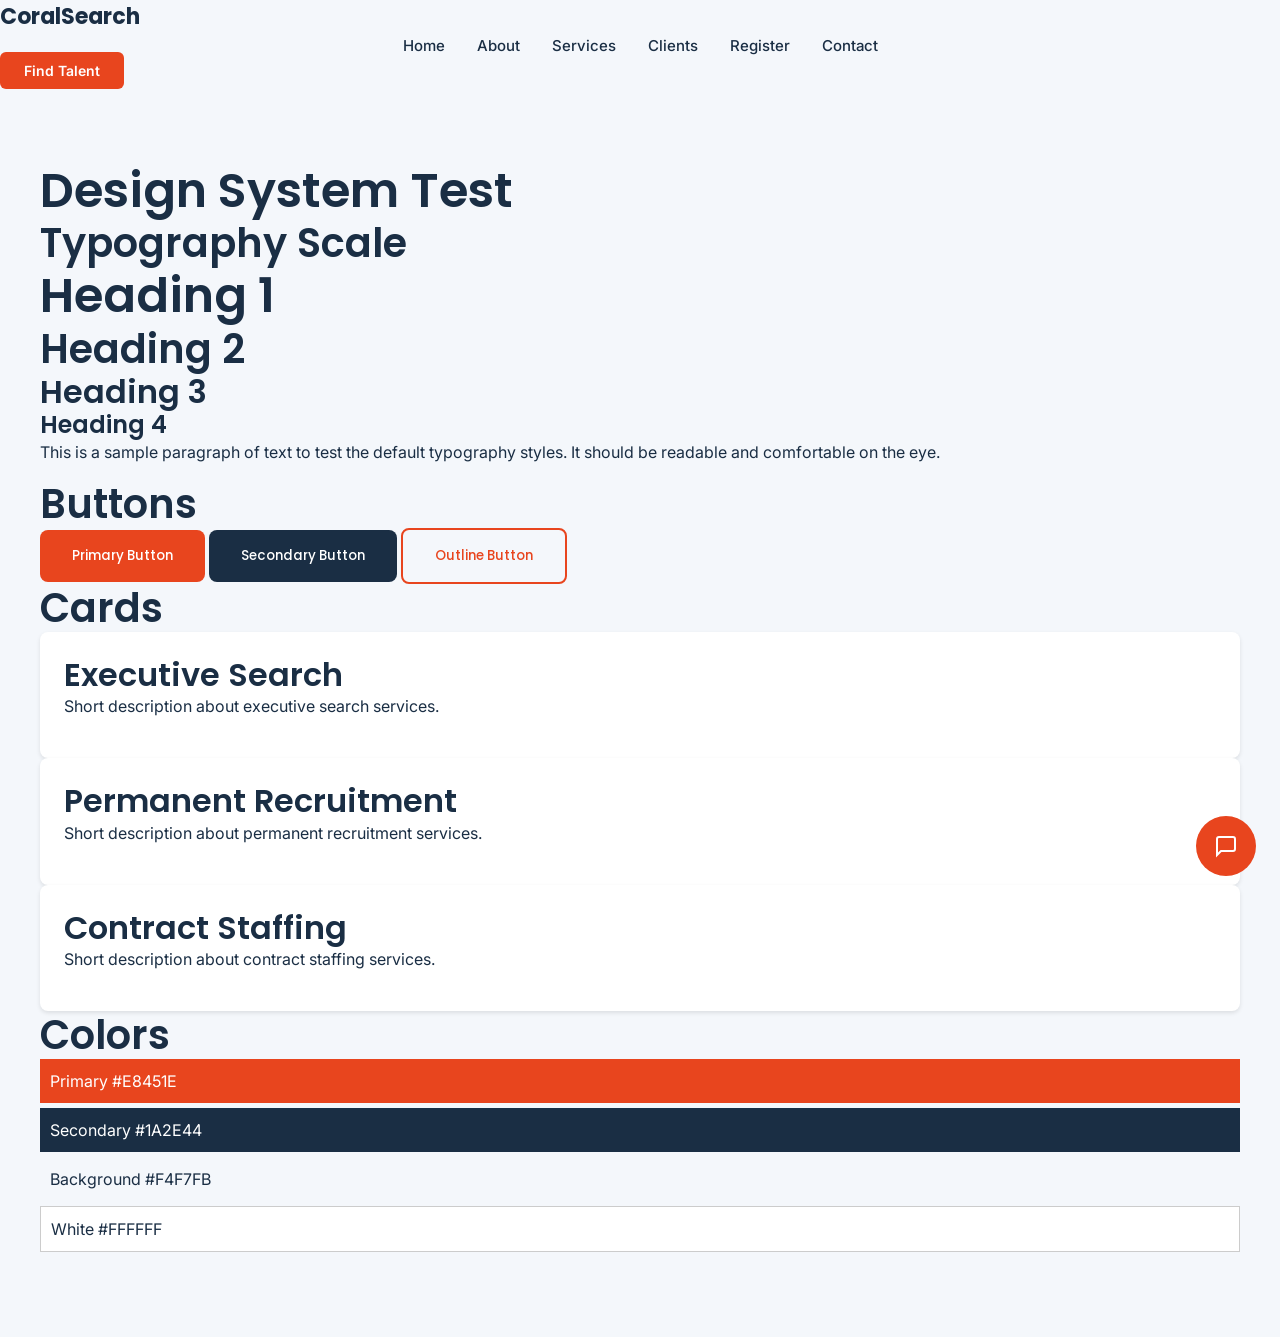
<file: test.html>
<!DOCTYPE html>
<html lang="en">
<head>
  <meta charset="UTF-8">
  <meta name="viewport" content="width=device-width, initial-scale=1.0">
  <title>CoralSearch - Design System Test</title>
  <link rel="stylesheet" href="assets/css/global.css">
  <link rel="stylesheet" href="assets/css/nav.css">
</head>
<body>

  <nav class="nav" role="navigation" aria-label="Main navigation">
    <a href="index.html" class="nav-logo">CoralSearch</a>
    <button class="hamburger" aria-label="Toggle menu">
      <span class="bar"></span>
      <span class="bar"></span>
      <span class="bar"></span>
    </button>
    <ul class="nav-links">
      <li><a href="index.html">Home</a></li>
      <li><a href="about.html">About</a></li>
      <li><a href="services.html">Services</a></li>
      <li><a href="clients.html">Clients</a></li>
      <li><a href="register.html">Register</a></li>
      <li><a href="contact.html">Contact</a></li>
    </ul>
    <a href="contact.html" class="nav-cta">Find Talent</a>
  </nav>

  <section class="container section-padding">
    <h1>Design System Test</h1>

    <h2>Typography Scale</h2>
    <h1>Heading 1</h1>
    <h2>Heading 2</h2>
    <h3>Heading 3</h3>
    <h4>Heading 4</h4>
    <p>This is a sample paragraph of text to test the default typography styles.  It should be readable and comfortable on the eye.</p>

    <h2>Buttons</h2>
    <button class="btn-primary">Primary Button</button>
    <button class="btn-secondary">Secondary Button</button>
    <button class="btn-outline">Outline Button</button>

    <h2>Cards</h2>
    <div class="grid-3col">
      <div class="card">
        <h3>Executive Search</h3>
        <p>Short description about executive search services.</p>
      </div>
      <div class="card">
        <h3>Permanent Recruitment</h3>
        <p>Short description about permanent recruitment services.</p>
      </div>
      <div class="card">
        <h3>Contract Staffing</h3>
        <p>Short description about contract staffing services.</p>
      </div>
    </div>

    <h2>Colors</h2>
    <div style="background-color: #E8451E; color: white; padding: 10px; margin-bottom: 5px;">Primary #E8451E</div>
    <div style="background-color: #1A2E44; color: white; padding: 10px; margin-bottom: 5px;">Secondary #1A2E44</div>
    <div style="background-color: #F4F7FB; color: #1A2E44; padding: 10px; margin-bottom: 5px;">Background #F4F7FB</div>
    <div style="background-color: #FFFFFF; border: 1px solid #ccc; color: #1A2E44; padding: 10px; margin-bottom: 5px;">White #FFFFFF</div>
  </section>

  <script src="assets/js/nav.js"></script>

  <link rel="stylesheet" href="assets/css/chatbot.css">
<script src="assets/js/chatbot.js"></script>

</body>
</html>
</file>
<file: assets/css/global.css>
/* Google Fonts Import */
@import url('https://fonts.googleapis.com/css2?family=Inter:wght@400;500;600&family=Poppins:wght@400;500;600;700&display=swap');

/* CSS Custom Properties */
:root {
  --color-primary: #E8451E;
  --color-secondary: #1A2E44;
  --color-background-light: #F4F7FB;
  --color-white: #FFFFFF;
  --color-dark-text: #1A2E44;

  --font-family-body: 'Inter', sans-serif;
  --font-family-headings: 'Poppins', sans-serif;

  --spacing-4: 4px;
  --spacing-8: 8px;
  --spacing-16: 16px;
  --spacing-24: 24px;
  --spacing-32: 32px;
  --spacing-48: 48px;
  --spacing-64: 64px;

  --border-radius-4: 4px;
  --border-radius-8: 8px;
  --border-radius-16: 16px;
  --border-radius-999: 999px;

  --box-shadow-soft: 0px 2px 4px rgba(0, 0, 0, 0.1);
  --box-shadow-medium: 0px 4px 8px rgba(0, 0, 0, 0.15);
}

/* CSS Reset */
*,
*::before,
*::after {
  margin: 0;
  padding: 0;
  box-sizing: border-box;
}

ul,
ol {
  list-style: none;
}

/* Base Typography Styles */
body {
  font-family: var(--font-family-body);
  font-size: 16px;
  line-height: 1.5;
  color: var(--color-dark-text);
  background-color: var(--color-background-light);
}

h1,
h2,
h3,
h4 {
  font-family: var(--font-family-headings);
  color: var(--color-dark-text);
  font-weight: 600;
  line-height: 1.2;
}

h1 {
  font-size: 3rem;
}

h2 {
  font-size: 2.5rem;
}

h3 {
  font-size: 2rem;
}

h4 {
  font-size: 1.5rem;
}

p {
  margin-bottom: var(--spacing-16);
}

a {
  color: var(--color-primary);
  text-decoration: none;
}

a:hover {
  text-decoration: underline;
}

small {
  font-size: 0.8rem;
}

/* Utility Classes */
.container {
  max-width: 1200px;
  margin: 0 auto;
  padding: 0 var(--spacing-16);
}

.section-padding {
  padding: 80px 0;
}

.btn-primary {
  background-color: var(--color-primary);
  color: var(--color-white);
  border: none;
  padding: var(--spacing-16) var(--spacing-32);
  border-radius: var(--border-radius-8);
  cursor: pointer;
  transition: background-color 0.2s ease-in-out;
  font-family: var(--font-family-headings);
  font-weight: 500;
}

.btn-primary:hover {
  background-color: #cc3a18;
}

.btn-secondary {
  background-color: var(--color-secondary);
  color: var(--color-white);
  border: none;
  padding: var(--spacing-16) var(--spacing-32);
  border-radius: var(--border-radius-8);
  cursor: pointer;
  transition: background-color 0.2s ease-in-out;
  font-family: var(--font-family-headings);
  font-weight: 500;
}

.btn-secondary:hover {
  background-color: #142436;
}

.btn-outline {
  background-color: transparent;
  color: var(--color-primary);
  border: 2px solid var(--color-primary);
  padding: var(--spacing-16) var(--spacing-32);
  border-radius: var(--border-radius-8);
  cursor: pointer;
  transition: background-color 0.2s ease-in-out, color 0.2s ease-in-out;
  font-family: var(--font-family-headings);
  font-weight: 500;
}

.btn-outline:hover {
  background-color: var(--color-primary);
  color: var(--color-white);
}

.text-center {
  text-align: center;
}

.flex-center {
  display: flex;
  justify-content: center;
  align-items: center;
}

/* Card Class */
.card {
  background-color: var(--color-white);
  border-radius: var(--border-radius-8);
  box-shadow: var(--box-shadow-soft);
  padding: var(--spacing-24);
  transition: transform 0.2s ease-in-out, box-shadow 0.2s ease-in-out;
}

.card:hover {
  transform: translateY(-4px);
  box-shadow: var(--box-shadow-medium);
}

/* Media Query for Mobile */
@media (max-width: 768px) {
  h1 {
    font-size: 2.5rem;
  }

  h2 {
    font-size: 2rem;
  }

  h3 {
    font-size: 1.75rem;
  }

  h4 {
    font-size: 1.25rem;
  }

  .section-padding {
    padding: 40px 0;
  }
}
</file>
<file: assets/css/nav.css>
.navbar {
  display: flex;
  justify-content: space-between;
  align-items: center;
  position: fixed;
  top: 0;
  left: 0;
  width: 100%;
  z-index: 1000;
  height: 70px;
  background-color: #fff;
  padding: 0 40px;
}

.nav-logo {
  color: #1A2E44;
  font-size: 22px;
  font-weight: bold;
  font-family: 'Poppins', sans-serif;
  text-decoration: none;
  flex-shrink: 0;
}

.nav-logo span {
  color: #E8451E;
}

.nav-links {
  flex-grow: 1;
  display: flex;
  list-style: none;
  justify-content: center;
  gap: 32px;
  margin: 0;
  padding: 0;
}

.nav-links a {
  color: #1A2E44;
  text-decoration: none;
  font-size: 15px;
  font-weight: 500;
  transition: color 0.2s ease;
}

.nav-links a:hover {
  color: #E8451E;
}

.nav-links a.active {
  color: #E8451E;
}

.nav-cta {
  background-color: #E8451E;
  color: #fff;
  text-decoration: none;
  padding: 10px 24px;
  border-radius: 6px;
  font-weight: 600;
  font-size: 14px;
  flex-shrink: 0;
  transition: background-color 0.2s ease;
  white-space: nowrap;
}

.nav-cta:hover {
  background-color: #c73a18;
}

.hamburger {
  display: none;
}

@media (max-width: 768px) {
  .hamburger {
    display: block;
  }

  .nav-links,
  .nav-cta {
    display: none;
  }

  .nav-links.nav-open {
    display: flex;
    flex-direction: column;
    position: absolute;
    top: 70px;
    left: 0;
    width: 100%;
    background-color: #fff;
    padding: 20px;
    align-items: center;
  }

  .nav-links.nav-open li {
    margin-bottom: 15px;
  }
}
</file>
<file: assets/css/chatbot.css>
/* assets/css/chatbot.css */

/* Toggle Button */
.chat-toggle {
  position: fixed;
  bottom: 24px;
  right: 24px;
  z-index: 9999;
  width: 60px;
  height: 60px;
  border-radius: 50%;
  background-color: #E8451E;
  color: #fff;
  border: none;
  cursor: pointer;
  transition: background-color 0.2s ease, transform 0.2s ease;
  display: flex;
  justify-content: center;
  align-items: center;
}

.chat-toggle:hover {
  background-color: #c73a18;
  transform: scale(1.05);
}

/* Chat Window */
.chat-window {
  position: fixed;
  bottom: 100px;
  right: 24px;
  width: 380px;
  height: 520px;
  background-color: #fff;
  border-radius: 24px;
  box-shadow: 0 20px 60px rgba(0, 0, 0, 0.15);
  z-index: 9998;
  display: none;
  flex-direction: column;
  animation: slideUp 0.3s ease forwards;
}

@keyframes slideUp {
  from {
    transform: translateY(50px);
    opacity: 0;
  }
  to {
    transform: translateY(0);
    opacity: 1;
  }
}

/* Chat Header */
.chat-header {
  background-color: #E8451E;
  height: 70px;
  padding: 0 20px;
  display: flex;
  align-items: center;
  gap: 12px;
  border-radius: 24px 24px 0 0;
}

.chat-avatar {
  width: 36px;
  height: 36px;
  border-radius: 50%;
  background-color: #fff;
  color: #E8451E;
  display: flex;
  justify-content: center;
  align-items: center;
  font-weight: bold;
}

.chat-header-info {
  flex: 1;
}

.chat-title {
  font-size: 16px;
  font-weight: bold;
  color: #fff;
}

.chat-subtitle {
  font-size: 12px;
  color: #fff;
}

.chat-close {
  background: none;
  border: none;
  color: #fff;
  font-size: 20px;
  cursor: pointer;
  transition: opacity 0.2s ease;
}

.chat-close:hover {
  opacity: 0.7;
}

/* Messages Area */
.messages-area {
  flex: 1;
  overflow-y: auto;
  padding: 16px;
  display: flex;
  flex-direction: column;
  gap: 12px;
}

.messages-area::-webkit-scrollbar {
  width: 5px;
}

.messages-area::-webkit-scrollbar-thumb {
  background-color: #E8451E;
  border-radius: 5px;
}

/* Message Bubbles */
.message {
  display: flex;
  flex-direction: column;
}

.message .bubble {
  max-width: 75%;
  padding: 10px 14px;
  border-radius: 18px;
  word-break: break-word;
}

.message.user-message {
  align-items: flex-end;
}

.message.user-message .bubble {
  background-color: #E8451E;
  color: #fff;
  border-radius: 18px 18px 4px 18px;
}

.message.bot-message {
  align-items: flex-start;
}

.message.bot-message .bubble {
  background-color: #F4F7FB;
  color: #1A2E44;
  border-radius: 18px 18px 18px 4px;
  max-width: 85%;
}

/* Timestamp */
.msg-time {
  font-size: 11px;
  color: #999;
  margin-top: 3px;
}

.time-right {
  text-align: right;
}

/* Typing Indicator */
.typing-bubble {
  display: flex;
  align-items: center;
  padding: 10px 14px;
  background-color: #F4F7FB;
  border-radius: 18px 18px 18px 4px;
}

.typing-bubble .dot {
  width: 6px;
  height: 6px;
  border-radius: 50%;
  background-color: #1A2E44;
  margin-right: 4px;
  animation: bounce 0.6s infinite alternate;
}

.typing-bubble .dot:nth-child(2) {
  animation-delay: 0.15s;
}

.typing-bubble .dot:nth-child(3) {
  animation-delay: 0.3s;
}

@keyframes bounce {
  to {
    transform: translateY(-5px);
  }
}

/* Quick Reply Buttons */
.quick-replies {
  display: flex;
  flex-wrap: wrap;
  gap: 8px;
  margin-top: 10px;
}

.quick-reply {
  background-color: #fff;
  border: 1px solid #E8451E;
  color: #E8451E;
  padding: 6px 14px;
  border-radius: 999px;
  font-size: 13px;
  cursor: pointer;
  transition: background-color 0.2s ease, color 0.2s ease;
}

.quick-reply:hover {
  background-color: #E8451E;
  color: #fff;
}

/* Input Area */
.chat-input-area {
  border-top: 1px solid #eee;
  padding: 12px 16px;
  display: flex;
  gap: 8px;
}

.chat-input {
  flex: 1;
  border: 1.5px solid #eee;
  border-radius: 999px;
  padding: 10px 16px;
  outline: none;
  transition: border-color 0.2s ease;
}

.chat-input:focus {
  border-color: #E8451E;
}

.send-btn {
  width: 40px;
  height: 40px;
  border-radius: 50%;
  background-color: #E8451E;
  color: #fff;
  border: none;
  cursor: pointer;
  transition: background-color 0.2s ease;
  display: flex;
  justify-content: center;
  align-items: center;
}

.send-btn:hover {
  background-color: #c73a18;
}

/* Mobile Styles */
@media (max-width: 768px) {
  .chat-window {
    position: fixed;
    top: 0;
    left: 0;
    right: 0;
    bottom: 0;
    width: 100%;
    height: 100%;
    border-radius: 0;
  }
}
</file>
